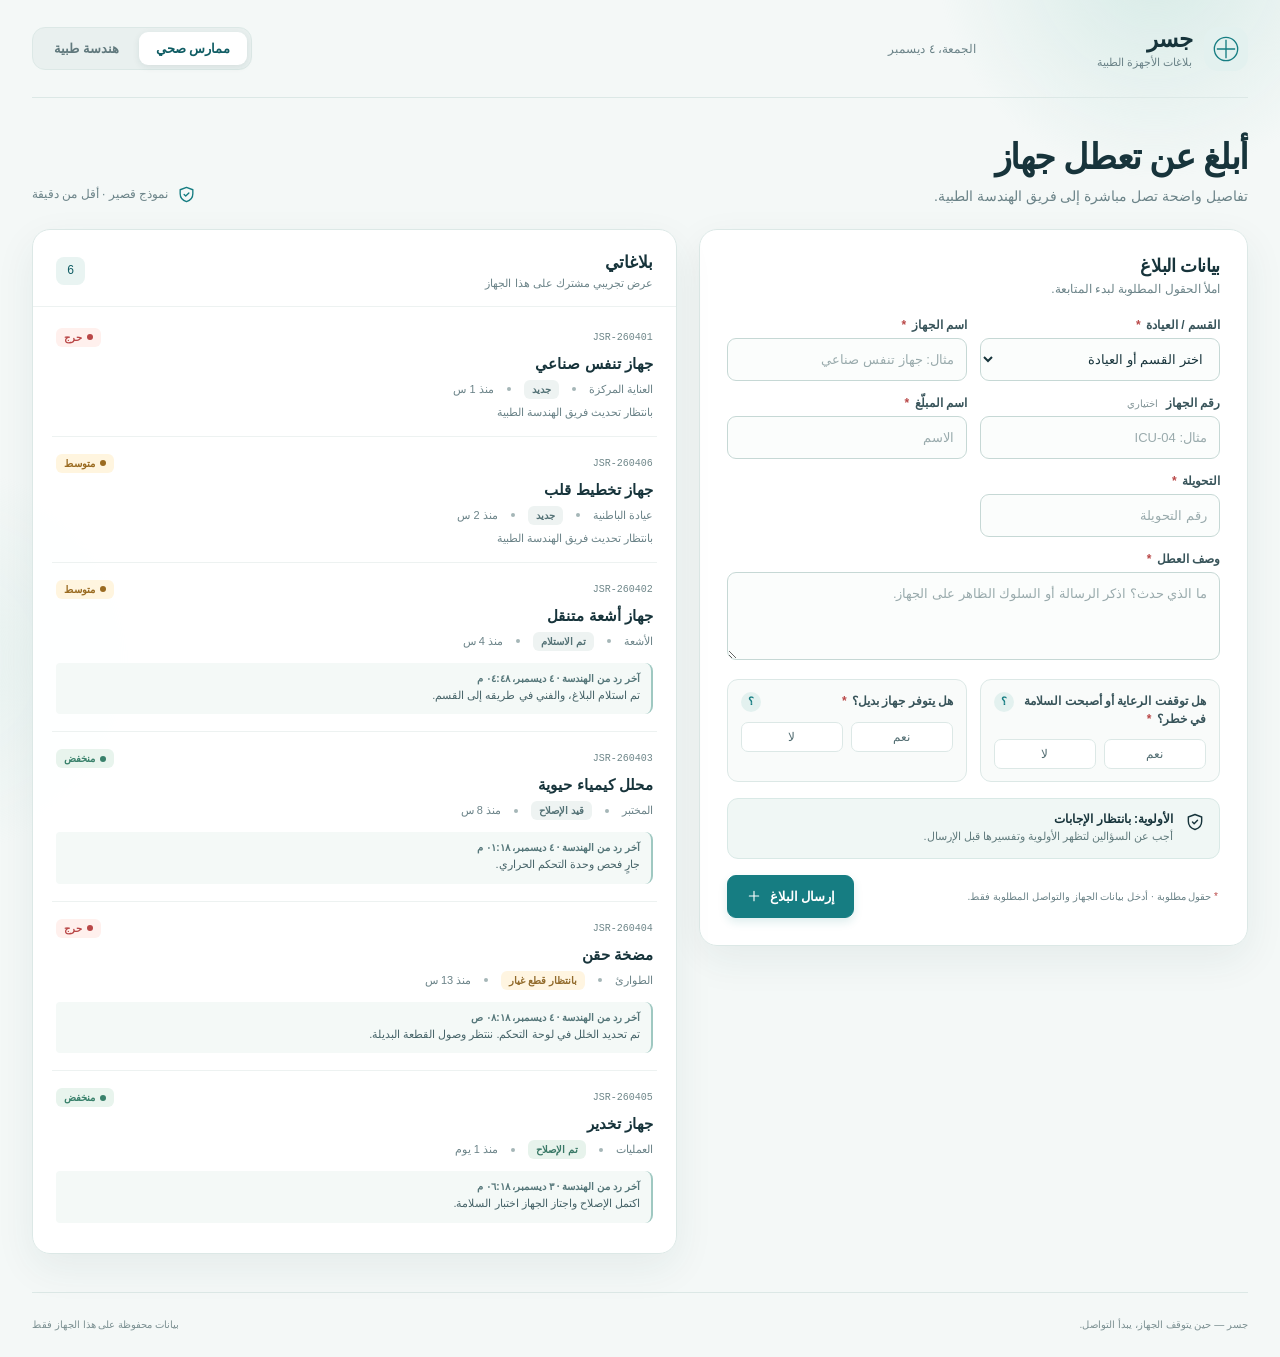
<file: index.html>
<!doctype html>
<html lang="ar" dir="rtl">
  <head>
    <meta charset="UTF-8" />
    <meta name="viewport" content="width=device-width, initial-scale=1.0" />
    <meta name="theme-color" content="#f4f8f7" />
    <meta name="description" content="جسر للتواصل السريع بين الممارسين الصحيين والهندسة الطبية عند تعطل الأجهزة." />
    <title>جسر | بلاغات الأجهزة الطبية</title>
    <link rel="icon" href="./favicon.svg" type="image/svg+xml" />
    <link rel="stylesheet" href="./css/styles.css" />
  </head>
  <body>
    <div class="ambient ambient-one" aria-hidden="true"></div>
    <div class="ambient ambient-two" aria-hidden="true"></div>
    <div class="app-shell">
      <header class="topbar">
        <a class="brand" href="#" aria-label="جسر، الصفحة الرئيسية">
          <span class="brand-mark" aria-hidden="true"><svg viewBox="0 0 36 36"><path d="M7 18h22M18 7v22"/><circle cx="18" cy="18" r="14"/></svg></span>
          <span><strong>جسر</strong><small>بلاغات الأجهزة الطبية</small></span>
        </a>
        <div class="topbar-meta"><span id="today-label"></span></div>
        <div class="role-switch" role="group" aria-label="اختيار نوع المستخدم">
          <button type="button" class="role-button is-active" data-role="clinician" aria-pressed="true">ممارس صحي</button>
          <button type="button" class="role-button" data-role="engineering" aria-pressed="false">هندسة طبية</button>
        </div>
      </header>
      <main id="app-main" tabindex="-1"></main>
      <footer class="site-footer"><span>جسر — حين يتوقف الجهاز، يبدأ التواصل.</span><span>بيانات محفوظة على هذا الجهاز فقط</span></footer>
    </div>
    <div class="toast-region" id="toast-region" aria-live="polite" aria-atomic="true"></div>
    <script src="./js/app.js"></script>
  </body>
</html>
</file>
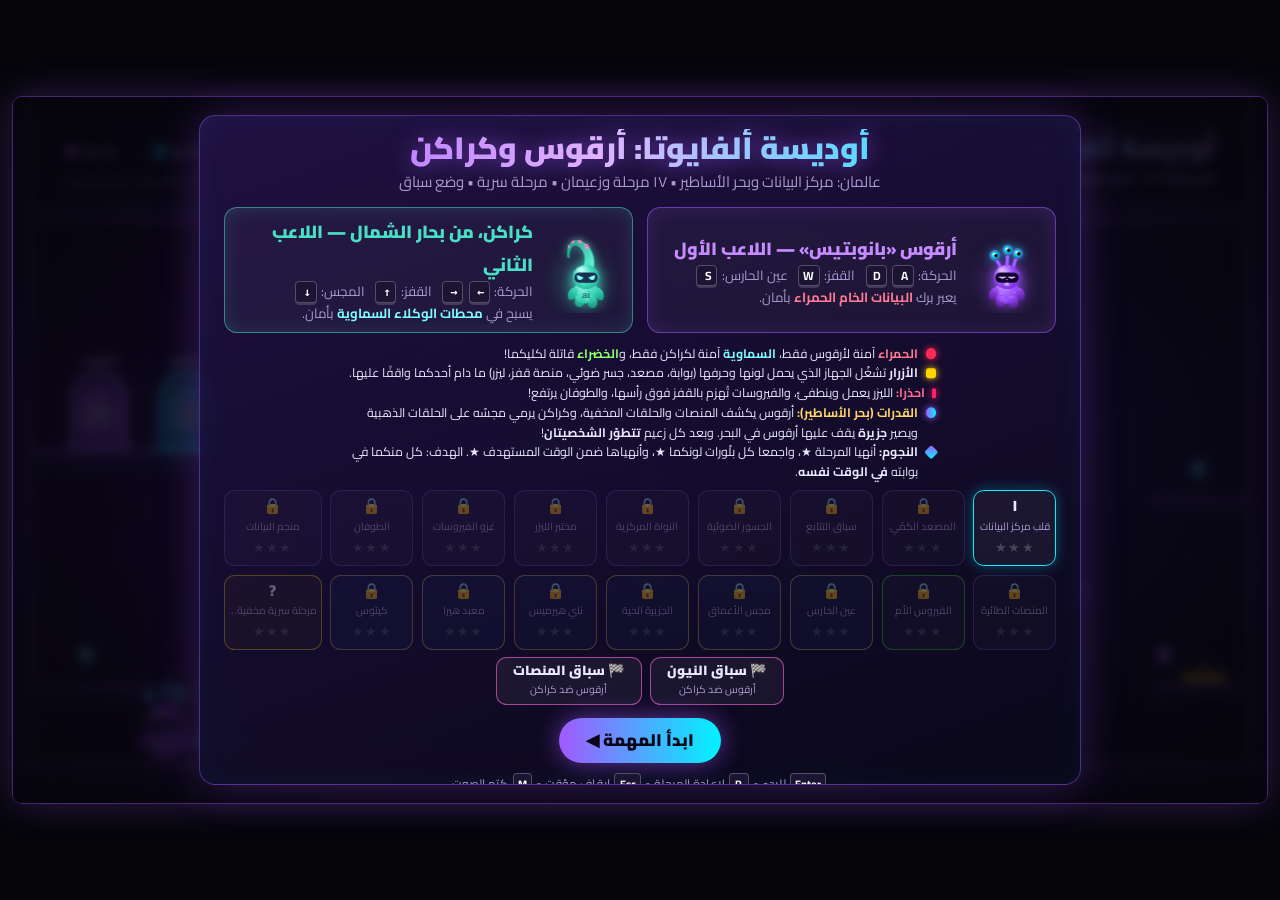
<file: games/alphaiota-odyssey/index.html>
<!DOCTYPE html>
<html lang="ar" dir="rtl">
<head>
<meta charset="UTF-8">
<meta name="viewport" content="width=device-width, initial-scale=1.0">
<title>أوديسة ألفايوتا: أرقوس وكراكن</title>
<link rel="preconnect" href="https://fonts.googleapis.com">
<link rel="preconnect" href="https://fonts.gstatic.com" crossorigin>
<link href="https://fonts.googleapis.com/css2?family=Cairo:wght@400;700;900&display=swap" rel="stylesheet">
<style>
  :root {
    --bg: #05050a;
    --purple: #a259ff;
    --purple-deep: #5a189a;
    --cyan: #00f3ff;
    --teal: #48dfc4;
    --red: #ff2a55;
    --green: #39ff14;
    --gold: #ffd400;
    --text: #ece8ff;
    --muted: #a99ccf;
  }
  * { box-sizing: border-box; margin: 0; padding: 0; }
  html, body {
    width: 100%; height: 100%;
    background: var(--bg);
    overflow: hidden;
    font-family: 'Cairo', Tahoma, 'Segoe UI', sans-serif;
    color: var(--text);
    user-select: none;
  }
  #wrap { position: fixed; inset: 0; display: flex; align-items: center; justify-content: center; }
  #stage { position: relative; font-size: 16px; }
  #game {
    display: block;
    border-radius: 0.6em;
    box-shadow: 0 0 2.5em rgba(162, 89, 255, 0.28), 0 0 0 1px rgba(162, 89, 255, 0.35);
  }
  .overlay {
    position: absolute; inset: 0;
    display: flex; align-items: center; justify-content: center;
    background: radial-gradient(ellipse at center, rgba(20, 8, 45, 0.78), rgba(5, 5, 10, 0.9));
    backdrop-filter: blur(5px);
    border-radius: 0.6em;
    opacity: 0; pointer-events: none;
    transition: opacity 0.35s ease;
  }
  .overlay.show { opacity: 1; pointer-events: auto; }
  .panel {
    width: min(94%, 60em);
    max-height: 95%;
    overflow: auto;
    padding: 0.9em 1.6em;
    border-radius: 1.1em;
    background: linear-gradient(160deg, rgba(34, 18, 70, 0.92), rgba(10, 8, 26, 0.95));
    border: 1px solid rgba(162, 89, 255, 0.45);
    box-shadow: 0 0 3em rgba(162, 89, 255, 0.25), inset 0 0 2em rgba(0, 243, 255, 0.05);
    text-align: center;
  }
  .panel.small { width: min(86%, 38em); }
  h1 {
    font-size: 2.1em; font-weight: 900; line-height: 1.25;
    background: linear-gradient(90deg, var(--purple), #e0b3ff 45%, var(--cyan));
    -webkit-background-clip: text; background-clip: text; color: transparent;
    filter: drop-shadow(0 0 0.35em rgba(162, 89, 255, 0.6));
  }
  h2 { font-size: 2.1em; font-weight: 900; margin-bottom: 0.2em; }
  .sub { color: var(--muted); font-size: 1.02em; margin-bottom: 0.7em; }
  .cards { display: flex; gap: 1em; justify-content: center; margin-bottom: 0.7em; }
  .card {
    flex: 1; display: flex; align-items: center; gap: 0.8em;
    padding: 0.5em 0.9em; border-radius: 0.9em;
    background: rgba(255, 255, 255, 0.04);
    text-align: right;
  }
  .card.argus { border: 1px solid rgba(162, 89, 255, 0.55); box-shadow: inset 0 0 1.4em rgba(162, 89, 255, 0.15); }
  .card.kraken { border: 1px solid rgba(72, 223, 196, 0.55); box-shadow: inset 0 0 1.4em rgba(72, 223, 196, 0.15); }
  .card canvas { width: 5em; height: 5.8em; flex: none; }
  .card h3 { font-size: 1.2em; font-weight: 900; }
  .card.argus h3 { color: #c58bff; }
  .card.kraken h3 { color: var(--teal); }
  .card p { font-size: 0.9em; color: var(--muted); line-height: 1.65; }
  kbd {
    display: inline-block; min-width: 1.8em; padding: 0 0.4em; margin: 0 0.1em;
    border-radius: 0.35em; font-family: 'Cairo', monospace; font-weight: 700; font-size: 0.9em;
    background: #1b1433; border: 1px solid rgba(255, 255, 255, 0.25);
    box-shadow: 0 2px 0 rgba(255, 255, 255, 0.15); color: #fff; direction: ltr;
  }
  .rules { list-style: none; text-align: right; font-size: 0.84em; line-height: 1.6; margin: 0 auto 0.7em; max-width: 48em; }
  .rules li { display: flex; align-items: baseline; gap: 0.6em; }
  .dot { width: 0.85em; height: 0.85em; border-radius: 50%; flex: none; transform: translateY(0.1em); }
  .dot.red { background: var(--red); box-shadow: 0 0 0.6em var(--red); }
  .dot.cyan { background: var(--cyan); box-shadow: 0 0 0.6em var(--cyan); }
  .dot.green { background: var(--green); box-shadow: 0 0 0.6em var(--green); }
  .dot.yellow { background: var(--gold); box-shadow: 0 0 0.6em var(--gold); border-radius: 0.2em; }
  .dot.gem { background: linear-gradient(135deg, var(--purple), var(--cyan)); transform: translateY(0.1em) rotate(45deg); border-radius: 0.15em; }
  .dot.laser { background: #ff2266; box-shadow: 0 0 0.6em #ff2266; border-radius: 0.15em; width: 0.35em; }
  .dot.portal { background: linear-gradient(90deg, var(--purple), var(--cyan)); box-shadow: 0 0 0.6em var(--purple); }
  .rules b.r { color: #ff7a93; } .rules b.c { color: #7ff8ff; } .rules b.g { color: #8dff6b; }
  .levels { display: grid; grid-template-columns: repeat(9, 1fr); gap: 0.6em; margin: 0.2em 0 0.8em; }
  .lvl {
    font-family: inherit; color: var(--text); cursor: pointer;
    padding: 0.45em 0.3em; border-radius: 0.8em;
    background: rgba(255, 255, 255, 0.05);
    border: 1px solid rgba(162, 89, 255, 0.45);
    transition: transform 0.15s, box-shadow 0.15s, background 0.15s;
  }
  .lvl:hover:not(:disabled) { transform: translateY(-2px); box-shadow: 0 0 1.2em rgba(0, 243, 255, 0.35); background: rgba(0, 243, 255, 0.08); }
  .lvl.current { border-color: var(--cyan); box-shadow: 0 0 1em rgba(0, 243, 255, 0.3); }
  .lvl:disabled { opacity: 0.38; cursor: not-allowed; }
  .lvl .n { display: block; font-size: 1.15em; font-weight: 900; line-height: 1.2; }
  .lvl .t { display: block; font-size: 0.78em; color: var(--muted); white-space: nowrap; overflow: hidden; text-overflow: ellipsis; }
  .lvl .s { display: block; font-size: 0.95em; letter-spacing: 0.1em; color: var(--gold); direction: ltr; }
  .lvl .s .off { color: rgba(255, 255, 255, 0.2); }
  .lvl.secret { border-color: rgba(255, 212, 0, 0.7); background: rgba(255, 212, 0, 0.07); }
  .lvl.boss { border-color: rgba(57, 255, 20, 0.6); }
  .lvl.w2 { border-color: rgba(255, 213, 107, 0.55); background: rgba(40, 90, 160, 0.14); }
  .races { display: flex; gap: 0.6em; justify-content: center; margin: -0.3em 0 0.6em; flex-wrap: wrap; }
  .lvl.race { padding: 0.35em 1.2em; border-color: rgba(255, 106, 213, 0.6); }
  .lvl.race .n { font-size: 1em; }
  #touch { position: absolute; inset: 0; pointer-events: none; display: none; direction: ltr; }
  body.touch #touch { display: block; }
  .tpad { position: absolute; bottom: 1.5%; display: flex; gap: 6px; pointer-events: auto; align-items: flex-end; opacity: 0.6; }
  .tpad.left { left: 1%; }
  .tpad.right { right: 1%; }
  .tpad button, #tPause {
    width: 44px; height: 44px; border-radius: 50%;
    font-size: 17px; font-weight: 900; color: #fff;
    border: 2px solid rgba(255, 255, 255, 0.35); background: rgba(20, 12, 45, 0.25);
    touch-action: none; user-select: none; -webkit-user-select: none; -webkit-tap-highlight-color: transparent;
  }
  .tpad.left button { border-color: rgba(162, 89, 255, 0.8); box-shadow: 0 0 0.8em rgba(162, 89, 255, 0.5); }
  .tpad.right button { border-color: rgba(0, 243, 255, 0.8); box-shadow: 0 0 0.8em rgba(0, 243, 255, 0.4); }
  .tpad button.jump { margin-bottom: 18px; }
  .tpad button.on { background: rgba(255, 255, 255, 0.3); }
  #tPause { position: absolute; top: 19%; left: 1%; pointer-events: auto; width: 34px; height: 34px; font-size: 13px; opacity: 0.6; }
  #rotate { display: none; position: fixed; inset: 0; z-index: 10; background: #05050a; color: #ece8ff;
    align-items: center; justify-content: center; flex-direction: column; gap: 12px; font-size: 20px; text-align: center; padding: 20px; }
  #rotate b { font-size: 54px; }
  @media (orientation: portrait) { body.touch #rotate { display: flex; } }
  .btn {
    font-family: inherit; font-size: 1.15em; font-weight: 900;
    padding: 0.4em 1.6em; margin: 0.25em; border-radius: 999px; cursor: pointer;
    color: #0a0618; border: none;
    background: linear-gradient(90deg, var(--purple), var(--cyan));
    box-shadow: 0 0 1.4em rgba(162, 89, 255, 0.55);
    transition: transform 0.15s, box-shadow 0.15s;
  }
  .btn:hover { transform: translateY(-2px) scale(1.03); box-shadow: 0 0 2em rgba(0, 243, 255, 0.6); }
  .btn.ghost { background: transparent; color: var(--text); border: 1px solid rgba(255, 255, 255, 0.3); box-shadow: none; }
  .btn[hidden] { display: none; }
  .hint { color: var(--muted); font-size: 0.82em; margin-top: 0.4em; }
  .stars { font-size: 2.6em; letter-spacing: 0.15em; direction: ltr; line-height: 1.2; }
  .stars .on { color: var(--gold); text-shadow: 0 0 0.4em rgba(255, 212, 0, 0.8); }
  .stars .off { color: rgba(255, 255, 255, 0.15); }
  .stats { display: flex; gap: 0.6em; justify-content: center; margin: 0.6em 0 0.9em; flex-wrap: wrap; }
  .stat { padding: 0.4em 0.9em; border-radius: 0.8em; background: rgba(255, 255, 255, 0.05); border: 1px solid rgba(255, 255, 255, 0.12); min-width: 6.5em; }
  .stat span { display: block; font-size: 0.8em; color: var(--muted); }
  .stat strong { font-size: 1.35em; direction: ltr; display: inline-block; }
  #done h2 { background: linear-gradient(90deg, var(--purple), var(--cyan)); -webkit-background-clip: text; background-clip: text; color: transparent; }
  #dead h2 { color: #ff4d6d; text-shadow: 0 0 0.6em rgba(255, 42, 85, 0.7); }
  #deadReason { font-size: 1.1em; margin-bottom: 1em; color: #ffd0d9; }
</style>
</head>
<body>
<div id="rotate"><b>📱↻</b>أدر جهازك أفقيًا للعب<br><small>كل لاعب يمسك جهة من الشاشة</small></div>
<div id="wrap">
  <div id="stage">
    <canvas id="game" dir="ltr"></canvas>

    <!-- TOUCH CONTROLS (phones / tablets) -->
    <div id="touch">
      <div class="tpad left">
        <button data-code="KeyA" aria-label="أرقوس يسار">◀</button>
        <button data-code="KeyD" aria-label="أرقوس يمين">▶</button>
        <button data-code="KeyW" class="jump" aria-label="أرقوس قفز">▲</button>
        <button data-code="KeyS" class="jump" aria-label="أرقوس عين الحارس">👁</button>
      </div>
      <div class="tpad right">
        <button data-code="ArrowDown" class="jump" aria-label="كراكن المجس">🦑</button>
        <button data-code="ArrowUp" class="jump" aria-label="كراكن قفز">▲</button>
        <button data-code="ArrowLeft" aria-label="كراكن يسار">◀</button>
        <button data-code="ArrowRight" aria-label="كراكن يمين">▶</button>
      </div>
      <button id="tPause" aria-label="إيقاف مؤقت">⏸</button>
    </div>

    <!-- START SCREEN -->
    <div class="overlay show" id="start">
      <div class="panel">
        <h1>أوديسة ألفايوتا: أرقوس وكراكن</h1>
        <p class="sub">عالمان: مركز البيانات وبحر الأساطير • ١٧ مرحلة وزعيمان • مرحلة سرية • وضع سباق</p>
        <div class="cards">
          <div class="card argus">
            <canvas id="pvArgus" dir="ltr"></canvas>
            <div>
              <h3>أرقوس «بانوبتيس» — اللاعب الأول</h3>
              <p>الحركة: <kbd>A</kbd> <kbd>D</kbd> &nbsp; القفز: <kbd>W</kbd> &nbsp; عين الحارس: <kbd>S</kbd></p>
              <p>يعبر برك <b style="color:#ff7a93">البيانات الخام الحمراء</b> بأمان.</p>
            </div>
          </div>
          <div class="card kraken">
            <canvas id="pvKraken" dir="ltr"></canvas>
            <div>
              <h3>كراكن، من بحار الشمال — اللاعب الثاني</h3>
              <p>الحركة: <kbd>←</kbd> <kbd>→</kbd> &nbsp; القفز: <kbd>↑</kbd> &nbsp; المجس: <kbd>↓</kbd></p>
              <p>يسبح في <b style="color:#7ff8ff">محطات الوكلاء السماوية</b> بأمان.</p>
            </div>
          </div>
        </div>
        <ul class="rules">
          <li><span class="dot red"></span><span><b class="r">الحمراء</b> آمنة لأرقوس فقط، <b class="c">السماوية</b> آمنة لكراكن فقط، و<b class="g">الخضراء</b> قاتلة لكليكما!</span></li>
          <li><span class="dot yellow"></span><span><b>الأزرار</b> تشغّل الجهاز الذي يحمل لونها وحرفها (بوابة، مصعد، جسر ضوئي، منصة قفز، ليزر) ما دام أحدكما واقفًا عليها.</span></li>
          <li><span class="dot laser"></span><span><b style="color:#ff6b93">احذرا:</b> الليزر يعمل وينطفئ، والفيروسات تُهزم بالقفز فوق رأسها، والطوفان يرتفع!</span></li>
          <li><span class="dot portal"></span><span><b style="color:#ffd56b">القدرات (بحر الأساطير):</b> أرقوس يكشف المنصات والحلقات المخفية، وكراكن يرمي مجسّه على الحلقات الذهبية ويصير <b>جزيرة</b> يقف عليها أرقوس في البحر. وبعد كل زعيم <b>تتطوّر الشخصيتان</b>!</span></li>
          <li><span class="dot gem"></span><span><b>النجوم:</b> أنهيا المرحلة ★، واجمعا كل بلّورات لونكما ★، وأنهياها ضمن الوقت المستهدف ★. الهدف: كل منكما في بوابته <b>في الوقت نفسه</b>.</span></li>
        </ul>
        <div class="levels" id="levelList"></div>
        <div class="races" id="raceList"></div>
        <button class="btn" id="btnStart">ابدأ المهمة ◀</button>
        <p class="hint"><kbd>Enter</kbd> للبدء • <kbd>R</kbd> لإعادة المرحلة • <kbd>Esc</kbd> إيقاف مؤقت • <kbd>M</kbd> كتم الصوت</p>
      </div>
    </div>

    <!-- LEVEL COMPLETE -->
    <div class="overlay" id="done">
      <div class="panel small">
        <h2 id="doneTitle">اكتملت المرحلة!</h2>
        <div class="stars" id="doneStars"></div>
        <p class="sub" id="doneSub">تمت مزامنة أرقوس وكراكن مع الشبكة بنجاح.</p>
        <div class="stats">
          <div class="stat"><span>زمن المهمة</span><strong id="doneTime">00:00.0</strong></div>
          <div class="stat"><span>الوقت المستهدف</span><strong id="donePar">00:00</strong></div>
          <div class="stat"><span>البلّورات</span><strong id="doneGems">0/0</strong></div>
          <div class="stat"><span>محاولات فاشلة</span><strong id="doneDeaths">0</strong></div>
        </div>
        <button class="btn" id="btnNext">المرحلة التالية ◀</button>
        <button class="btn ghost" id="btnAgain">إعادة المرحلة</button>
        <button class="btn ghost" id="btnMenu">القائمة الرئيسية</button>
      </div>
    </div>

    <!-- DEATH -->
    <div class="overlay" id="dead">
      <div class="panel small">
        <h2>انقطع الاتصال!</h2>
        <p id="deadReason"></p>
        <button class="btn" id="btnRetry">إعادة المحاولة (R)</button>
        <button class="btn ghost" id="btnDeadMenu">القائمة الرئيسية</button>
      </div>
    </div>

    <!-- PAUSE -->
    <div class="overlay" id="pause">
      <div class="panel small">
        <h2>إيقاف مؤقت</h2>
        <p class="sub">اضغط <kbd>Esc</kbd> للمتابعة أو <kbd>R</kbd> لإعادة المرحلة.</p>
        <button class="btn" id="btnResume">متابعة</button>
        <button class="btn ghost" id="btnPauseRestart">إعادة المرحلة</button>
        <button class="btn ghost" id="btnPauseMenu">القائمة الرئيسية</button>
      </div>
    </div>
  </div>
</div>

<script>
(() => {
  'use strict';

  /* =========================================================
     CONSTANTS & SETUP
     ========================================================= */
  const W = 1280, H = 720;
  const STEP = 1 / 60;
  const canvas = document.getElementById('game');
  const ctx = canvas.getContext('2d');
  const stage = document.getElementById('stage');

  // roundRect polyfill for older browsers
  if (!CanvasRenderingContext2D.prototype.roundRect) {
    CanvasRenderingContext2D.prototype.roundRect = function (x, y, w, h, r) {
      let rad = Array.isArray(r) ? r[0] : (r || 0);
      rad = Math.min(rad, Math.abs(w) / 2, Math.abs(h) / 2);
      this.moveTo(x + rad, y);
      this.arcTo(x + w, y, x + w, y + h, rad);
      this.arcTo(x + w, y + h, x, y + h, rad);
      this.arcTo(x, y + h, x, y, rad);
      this.arcTo(x, y, x + w, y, rad);
      this.closePath();
      return this;
    };
  }

  const PHYS = {
    GRAV: 0.55,
    MAX_FALL: 13,
    ACC_GROUND: 0.9,
    ACC_AIR: 0.6,
    MAX_VX: 4.2,
    JUMP: -12.5,
    FRICTION_GROUND: 0.62,
    FRICTION_AIR: 0.88,
    JUMP_CUT: -4,
    COYOTE: 6,
    BUFFER: 7,
    STEP_UP: 17,   // auto-climb small ledges (lift at rest, light bridges)
  };

  const POOL_COLORS = {
    red:   { main: '#ff2a55', light: '#ff9fb2', dark: '#5c0016', label: 'بيانات خام' },
    cyan:  { main: '#00f3ff', light: '#c4fdff', dark: '#004a57', label: 'محطة وكلاء' },
    green: { main: '#39ff14', light: '#c8ffb0', dark: '#0b3d00', label: 'برمجية خبيثة' },
  };
  const C = { yellow: '#ffd400', magenta: '#ff3df2', orange: '#ff8a00', blue: '#4d7cff', ice: '#7fd4ff', laser: '#ff2266', pad: '#39d5ff' };

  const NAMES = { argus: 'أرقوس', kraken: 'كراكن' };
  const THEMES = {
    1: { bg: '#05050a', glowA: 'rgba(90, 24, 154, 0.38)', glowB: 'rgba(0, 90, 200, 0.24)', grid: '120, 80, 255',
         plat: ['#2a1a52', '#0d0a20'], edge: '#c27bff', edgeGlow: '#b45cff', under: 'rgba(0, 243, 255, 0.45)' },
    2: { bg: '#030b1a', glowA: 'rgba(0, 110, 200, 0.4)', glowB: 'rgba(210, 235, 255, 0.16)', grid: '120, 190, 255',
         plat: ['#25497c', '#0a1a33'], edge: '#ffd56b', edgeGlow: '#ffb72e', under: 'rgba(150, 225, 255, 0.5)' },
  };

  const clamp = (v, a, b) => (v < a ? a : v > b ? b : v);
  const lerp = (a, b, t) => a + (b - a) * t;
  const hash = (n) => { const x = Math.sin(n * 12.9898 + 78.233) * 43758.5453; return x - Math.floor(x); };
  const overlap = (a, b) => a.x < b.x + b.w && a.x + a.w > b.x && a.y < b.y + b.h && a.y + a.h > b.y;
  const toAr = (n) => String(n).replace(/\d/g, (d) => '٠١٢٣٤٥٦٧٨٩'[d]);

  /* =========================================================
     LEVELS
     Play field: walls x 0-20 / 1260-1280, floor top y=680, roof bottom y=126.
     Jump: max height ~142px, comfortable step = rise <=100 with gap <=60.
     Pools are hazards lying on a platform top (y = that top).
     ========================================================= */
  const BASE_SOLIDS = [
    { x: 0, y: 0, w: 20, h: 720, k: 'wallL' },
    { x: 1260, y: 0, w: 20, h: 720, k: 'wallR' },
    { x: 0, y: 680, w: 1280, h: 40, k: 'floor' },
    { x: 20, y: 110, w: 1240, h: 16, k: 'roof' },
  ];

  const LEVELS = [
    // ---------------------------------------------------------------- 1
    {
      name: 'قلب مركز البيانات',
      tip: 'الأساسيات: كل زر يفتح بوابة بنفس لونه. افتحا الطريق لبعضكما!',
      par: 35,
      spawns: { argus: { x: 140, y: 630 }, kraken: { x: 200, y: 630 } },
      solids: [
        { x: 20, y: 360, w: 1020, h: 20 },   // upper deck (portals)
        { x: 200, y: 500, w: 900, h: 20 },   // middle deck
        { x: 20, y: 600, w: 120, h: 16 },    // start step
        { x: 1160, y: 600, w: 100, h: 16 },  // button A ledge
        { x: 1160, y: 410, w: 100, h: 16 },  // climb ledge
      ],
      pools: [
        { x: 260, y: 680, w: 300, type: 'red' },
        { x: 790, y: 680, w: 70, type: 'green' },
        { x: 700, y: 500, w: 200, type: 'cyan' },
        { x: 520, y: 360, w: 50, type: 'green' },
      ],
      doors: [
        { id: 'A', x: 640, y: 380, w: 20, h: 120, color: C.yellow },
        { id: 'B', x: 940, y: 126, w: 20, h: 234, color: C.magenta },
      ],
      lifts: [],
      buttons: [
        { x: 1190, y: 600, w: 50, link: 'A' },
        { x: 975, y: 500, w: 50, link: 'B' },
        { x: 830, y: 360, w: 50, link: 'B' },
      ],
      gems: [
        { x: 410, y: 652, who: 'argus' }, { x: 1175, y: 572, who: 'argus' }, { x: 700, y: 332, who: 'argus' },
        { x: 75, y: 572, who: 'kraken' }, { x: 800, y: 472, who: 'kraken' }, { x: 1210, y: 382, who: 'kraken' },
      ],
      portals: [
        { who: 'argus', x: 60, y: 280, w: 56, h: 80 },
        { who: 'kraken', x: 150, y: 280, w: 56, h: 80 },
      ],
    },
    // ---------------------------------------------------------------- 2
    {
      name: 'المصعد الكمّي',
      tip: 'جديد: المصعد! قف على الزر الأصفر ليرتفع المصعد ويحمل شريكك للأعلى.',
      par: 40,
      spawns: { argus: { x: 60, y: 630 }, kraken: { x: 120, y: 630 } },
      solids: [
        { x: 300, y: 400, w: 700, h: 16 },   // upper deck
        { x: 1170, y: 590, w: 90, h: 16 },   // right step 1
        { x: 1030, y: 490, w: 80, h: 16 },   // right step 2
      ],
      pools: [
        { x: 330, y: 680, w: 270, type: 'red' },
        { x: 820, y: 680, w: 70, type: 'green' },
        { x: 520, y: 400, w: 200, type: 'cyan' },
      ],
      doors: [
        { id: 'D', x: 980, y: 416, w: 20, h: 264, color: C.magenta },
      ],
      lifts: [
        { id: 'L', from: [190, 664], to: [190, 400], w: 100, speed: 2.2, color: C.yellow },
      ],
      buttons: [
        { x: 700, y: 680, w: 50, link: 'L' },
        { x: 760, y: 400, w: 50, link: 'D' },
      ],
      gems: [
        { x: 465, y: 652, who: 'argus' }, { x: 855, y: 565, who: 'argus' }, { x: 1215, y: 565, who: 'argus' },
        { x: 240, y: 375, who: 'kraken' }, { x: 620, y: 375, who: 'kraken' }, { x: 735, y: 375, who: 'kraken' },
      ],
      portals: [
        { who: 'argus', x: 850, y: 320, w: 56, h: 80 },
        { who: 'kraken', x: 920, y: 320, w: 56, h: 80 },
      ],
    },
    // ---------------------------------------------------------------- 3
    {
      name: 'سباق التتابع',
      tip: 'جديد: ممرّان منفصلان وأربع بوابات! كل زر في ممرك يفتح بوابة في ممر شريكك.',
      par: 45,
      spawns: { argus: { x: 40, y: 630 }, kraken: { x: 90, y: 630 } },
      solids: [
        { x: 130, y: 590, w: 70, h: 16 },    // start step 1
        { x: 20, y: 500, w: 70, h: 16 },     // start step 2
        { x: 200, y: 440, w: 1060, h: 16 },  // divider: top lane / bottom lane
      ],
      pools: [
        { x: 220, y: 680, w: 190, type: 'cyan' },
        { x: 250, y: 440, w: 200, type: 'red' },
        { x: 990, y: 440, w: 60, type: 'green' },
        { x: 970, y: 680, w: 60, type: 'green' },
      ],
      doors: [
        { id: '1', x: 460, y: 456, w: 20, h: 224, color: C.yellow },
        { id: '2', x: 620, y: 126, w: 20, h: 314, color: C.magenta },
        { id: '3', x: 760, y: 456, w: 20, h: 224, color: C.orange },
        { id: '4', x: 880, y: 126, w: 20, h: 314, color: C.blue },
      ],
      lifts: [],
      buttons: [
        { x: 490, y: 440, w: 50, link: '1' },
        { x: 540, y: 680, w: 50, link: '2' },
        { x: 700, y: 440, w: 50, link: '3' },
        { x: 840, y: 680, w: 50, link: '4' },
      ],
      gems: [
        { x: 350, y: 415, who: 'argus' }, { x: 790, y: 335, who: 'argus' }, { x: 1110, y: 415, who: 'argus' },
        { x: 315, y: 655, who: 'kraken' }, { x: 660, y: 655, who: 'kraken' }, { x: 1110, y: 655, who: 'kraken' },
      ],
      portals: [
        { who: 'argus', x: 1150, y: 360, w: 56, h: 80 },
        { who: 'kraken', x: 1150, y: 600, w: 56, h: 80 },
      ],
    },
    // ---------------------------------------------------------------- 4
    {
      name: 'الجسور الضوئية',
      tip: 'جديد: منصات متحركة فوق البرمجيات الخبيثة، وجسور ضوئية تظهر عند الضغط على الزر!',
      par: 50,
      spawns: { argus: { x: 60, y: 630 }, kraken: { x: 130, y: 630 } },
      solids: [
        { x: 20, y: 410, w: 970, h: 16 },    // upper deck
        { x: 1170, y: 590, w: 90, h: 16 },   // right step 1
        { x: 1040, y: 500, w: 70, h: 16 },   // right step 2
      ],
      pools: [
        { x: 260, y: 680, w: 740, type: 'green' },
        { x: 640, y: 410, w: 220, type: 'red' },
        { x: 260, y: 410, w: 200, type: 'cyan' },
      ],
      doors: [
        { id: 'R', kind: 'bridge', x: 640, y: 400, w: 220, h: 10, color: C.yellow },
        { id: 'C', kind: 'bridge', x: 260, y: 400, w: 200, h: 10, color: C.magenta },
      ],
      lifts: [
        { id: 'm1', auto: true, from: [270, 600], to: [520, 600], w: 100, speed: 1.5, color: C.ice },
        { id: 'm2', auto: true, from: [900, 600], to: [650, 600], w: 100, speed: 1.5, color: C.ice },
      ],
      buttons: [
        { x: 500, y: 410, w: 50, link: 'R' },
        { x: 170, y: 410, w: 50, link: 'C' },
      ],
      gems: [
        { x: 628, y: 565, who: 'argus' }, { x: 750, y: 385, who: 'argus' }, { x: 1215, y: 565, who: 'argus' },
        { x: 642, y: 565, who: 'kraken' }, { x: 360, y: 385, who: 'kraken' }, { x: 1080, y: 475, who: 'kraken' },
      ],
      portals: [
        { who: 'argus', x: 40, y: 330, w: 56, h: 80 },
        { who: 'kraken', x: 105, y: 330, w: 56, h: 80 },
      ],
    },
    // ---------------------------------------------------------------- 5
    {
      name: 'النواة المركزية',
      tip: 'المرحلة الأخيرة: منصة متحركة، مصعد، بوابة وجسر ضوئي في مهمة واحدة. بالتوفيق!',
      par: 60,
      spawns: { argus: { x: 50, y: 630 }, kraken: { x: 110, y: 630 } },
      solids: [
        { x: 200, y: 300, w: 410, h: 16 },   // top deck (portals)
        { x: 670, y: 400, w: 370, h: 16 },   // middle deck
        { x: 1060, y: 590, w: 60, h: 16 },   // climb 1
        { x: 1180, y: 500, w: 80, h: 16 },   // climb 2
        { x: 1060, y: 410, w: 60, h: 16 },   // climb 3
      ],
      pools: [
        { x: 220, y: 680, w: 340, type: 'green' },
        { x: 660, y: 680, w: 200, type: 'red' },
        { x: 760, y: 400, w: 200, type: 'cyan' },
        { x: 420, y: 300, w: 50, type: 'green' },
      ],
      doors: [
        { id: 'G', x: 1020, y: 416, w: 20, h: 264, color: C.magenta },
        { id: 'H', kind: 'bridge', x: 760, y: 390, w: 200, h: 10, color: C.orange },
      ],
      lifts: [
        { id: 'm', auto: true, from: [230, 600], to: [450, 600], w: 100, speed: 1.4, color: C.ice },
        { id: 'E', from: [560, 664], to: [560, 400], w: 100, speed: 2.2, color: C.yellow },
      ],
      buttons: [
        { x: 930, y: 680, w: 50, link: 'E' },
        { x: 965, y: 400, w: 30, link: 'G' },
        { x: 1005, y: 400, w: 30, link: 'H' },
      ],
      gems: [
        { x: 340, y: 575, who: 'argus' }, { x: 760, y: 652, who: 'argus' }, { x: 1220, y: 475, who: 'argus' }, { x: 530, y: 275, who: 'argus' },
        { x: 400, y: 575, who: 'kraken' }, { x: 610, y: 375, who: 'kraken' }, { x: 860, y: 375, who: 'kraken' }, { x: 640, y: 275, who: 'kraken' },
      ],
      portals: [
        { who: 'argus', x: 220, y: 220, w: 56, h: 80 },
        { who: 'kraken', x: 300, y: 220, w: 56, h: 80 },
      ],
    },
    // ---------------------------------------------------------------- 6
    {
      name: 'مختبر الليزر',
      tip: 'جديد: أشعة ليزر تعمل وتنطفئ بالتناوب، ومنصات قفز تطلقكما عاليًا!',
      par: 45,
      spawns: { argus: { x: 40, y: 630 }, kraken: { x: 100, y: 630 } },
      solids: [
        { x: 20, y: 440, w: 980, h: 16 },    // middle deck
        { x: 300, y: 270, w: 180, h: 16 },   // high ledge
        { x: 100, y: 270, w: 140, h: 16 },   // portal ledge
      ],
      pools: [
        { x: 680, y: 680, w: 220, type: 'red' },
        { x: 200, y: 440, w: 220, type: 'cyan' },
      ],
      doors: [
        { id: 'R', kind: 'bridge', x: 680, y: 670, w: 220, h: 10, color: C.yellow },
      ],
      lifts: [],
      pads: [
        { x: 1050, y: 680, w: 40, power: -17.5 },
        { x: 540, y: 440, w: 40, power: -16 },
        { x: 30, y: 440, w: 40, power: -16 },
      ],
      lasers: [
        { x: 260, y: 456, w: 8, h: 224, period: 140, on: 70, offset: 0 },
        { x: 420, y: 456, w: 8, h: 224, period: 140, on: 70, offset: 47 },
        { x: 580, y: 456, w: 8, h: 224, period: 140, on: 70, offset: 94 },
        { x: 700, y: 126, w: 8, h: 314, period: 120, on: 60, offset: 0 },
        { x: 850, y: 126, w: 8, h: 314, period: 120, on: 60, offset: 60 },
        { id: 'X', x: 266, y: 126, w: 8, h: 144, link: 'X', color: C.magenta },
      ],
      buttons: [
        { x: 880, y: 440, w: 50, link: 'R' },
        { x: 120, y: 440, w: 50, link: 'X' },
      ],
      gems: [
        { x: 340, y: 652, who: 'argus' }, { x: 730, y: 655, who: 'argus' }, { x: 560, y: 330, who: 'argus' },
        { x: 500, y: 652, who: 'kraken' }, { x: 840, y: 645, who: 'kraken' }, { x: 310, y: 415, who: 'kraken' }, { x: 50, y: 330, who: 'kraken' },
      ],
      portals: [
        { who: 'argus', x: 110, y: 190, w: 56, h: 80 },
        { who: 'kraken', x: 178, y: 190, w: 56, h: 80 },
      ],
    },
    // ---------------------------------------------------------------- 7
    {
      name: 'غزو الفيروسات',
      tip: 'جديد: فيروسات متجولة! اقفز فوق رأس الفيروس لتدميره — ولا تلمسه من الجانب.',
      par: 55,
      spawns: { argus: { x: 30, y: 630 }, kraken: { x: 70, y: 630 } },
      solids: [
        { x: 200, y: 450, w: 860, h: 16 },   // middle deck
        { x: 300, y: 300, w: 790, h: 16 },   // top deck
      ],
      pools: [
        { x: 880, y: 680, w: 200, type: 'red' },
        { x: 620, y: 450, w: 200, type: 'cyan' },
      ],
      doors: [],
      lifts: [
        { id: 'E', from: [110, 664], to: [110, 450], w: 90, speed: 2.2, color: C.yellow },
        { id: 'F', from: [1100, 664], to: [1100, 300], w: 100, speed: 2.2, color: C.magenta },
      ],
      pads: [
        { id: 'G', x: 210, y: 450, w: 40, power: -16, link: 'G', color: C.orange },
      ],
      viruses: [
        { y: 680, minX: 290, maxX: 520, speed: 1.4 },
        { y: 680, minX: 600, maxX: 840, speed: 1.7 },
        { y: 450, minX: 330, maxX: 580, speed: 1.3 },
        { y: 300, minX: 600, maxX: 1000, speed: 1.6 },
      ],
      buttons: [
        { x: 1210, y: 680, w: 40, link: 'E' },
        { x: 960, y: 450, w: 50, link: 'F' },
        { x: 480, y: 300, w: 50, link: 'G' },
      ],
      gems: [
        { x: 420, y: 652, who: 'argus' }, { x: 980, y: 652, who: 'argus' }, { x: 800, y: 272, who: 'argus' },
        { x: 270, y: 425, who: 'kraken' }, { x: 720, y: 425, who: 'kraken' }, { x: 230, y: 380, who: 'kraken' },
      ],
      portals: [
        { who: 'argus', x: 320, y: 220, w: 56, h: 80 },
        { who: 'kraken', x: 390, y: 220, w: 56, h: 80 },
      ],
    },
    // ---------------------------------------------------------------- 8
    {
      name: 'الطوفان',
      tip: 'المرحلة الأخيرة: طوفان البرمجيات الخبيثة يرتفع! تسلّقا بسرعة وتعاونا بلا تردد!',
      par: 40,
      music: 142,
      spawns: { argus: { x: 40, y: 630 }, kraken: { x: 100, y: 630 } },
      solids: [
        { x: 300, y: 560, w: 960, h: 16 },   // tier A
        { x: 20, y: 420, w: 940, h: 16 },    // tier B
        { x: 300, y: 280, w: 960, h: 16 },   // tier C (portals)
      ],
      pools: [
        { x: 500, y: 560, w: 200, type: 'red' },
        { x: 500, y: 420, w: 200, type: 'cyan' },
        { x: 900, y: 280, w: 60, type: 'green' },
      ],
      doors: [
        { id: 'R', kind: 'bridge', x: 500, y: 550, w: 200, h: 10, color: C.yellow },
        { id: 'C', kind: 'bridge', x: 500, y: 410, w: 200, h: 10, color: C.magenta },
      ],
      lifts: [],
      pads: [
        { x: 200, y: 680, w: 40, power: -13.5 },
        { x: 1000, y: 560, w: 40, power: -15 },
        { x: 150, y: 420, w: 40, power: -15 },
      ],
      lasers: [
        { x: 1040, y: 126, w: 8, h: 154, period: 110, on: 50, offset: 0 },
      ],
      viruses: [
        { y: 280, minX: 520, maxX: 820, speed: 1.8 },
      ],
      buttons: [
        { x: 760, y: 560, w: 50, link: 'R' },
        { x: 380, y: 420, w: 50, link: 'C' },
      ],
      flood: { delay: 240, speed: 0.27, minY: 300 },
      gems: [
        { x: 600, y: 535, who: 'argus' }, { x: 220, y: 560, who: 'argus' }, { x: 650, y: 252, who: 'argus' },
        { x: 600, y: 395, who: 'kraken' }, { x: 1020, y: 480, who: 'kraken' }, { x: 170, y: 330, who: 'kraken' },
      ],
      portals: [
        { who: 'argus', x: 1110, y: 200, w: 56, h: 80 },
        { who: 'kraken', x: 1180, y: 200, w: 56, h: 80 },
      ],
    },
    // ---------------------------------------------------------------- 9
    {
      name: 'منجم البيانات',
      tip: 'ثلاثة طوابق متعرجة: جسور، فيروسات، ليزر، وبوابة يحرسها زرّان. تعاونا في كل طابق!',
      par: 75,
      spawns: { argus: { x: 40, y: 630 }, kraken: { x: 100, y: 630 } },
      solids: [
        { x: 20, y: 520, w: 1080, h: 16 },   // deck 1
        { x: 160, y: 360, w: 1100, h: 16 },  // deck 2
        { x: 20, y: 240, w: 1080, h: 16 },   // deck 3 (portals)
      ],
      pools: [
        { x: 640, y: 680, w: 220, type: 'red' },
        { x: 400, y: 520, w: 200, type: 'cyan' },
        { x: 750, y: 240, w: 40, type: 'green' },
      ],
      doors: [
        { id: 'R', kind: 'bridge', x: 640, y: 670, w: 220, h: 10, color: C.yellow },
        { id: 'C', kind: 'bridge', x: 400, y: 510, w: 200, h: 10, color: C.magenta },
        { id: 'D', x: 1060, y: 256, w: 20, h: 104, color: C.orange },
      ],
      lifts: [],
      pads: [
        { x: 1170, y: 680, w: 40, power: -15 },
        { x: 50, y: 520, w: 40, power: -15 },
        { x: 1185, y: 360, w: 40, power: -14 },
      ],
      lasers: [
        { x: 500, y: 256, w: 8, h: 104, period: 130, on: 60, offset: 0 },
        { x: 700, y: 256, w: 8, h: 104, period: 130, on: 60, offset: 65 },
      ],
      viruses: [
        { y: 680, minX: 300, maxX: 520, speed: 1.5 },
        { y: 520, minX: 650, maxX: 900, speed: 1.5 },
        { y: 240, minX: 300, maxX: 520, speed: 1.1 },
      ],
      buttons: [
        { x: 1000, y: 520, w: 50, link: 'R' },
        { x: 250, y: 520, w: 50, link: 'C' },
        { x: 200, y: 360, w: 50, link: 'D' },
        { x: 1092, y: 360, w: 30, link: 'D' },
      ],
      gems: [
        { x: 750, y: 655, who: 'argus' }, { x: 1190, y: 440, who: 'argus' }, { x: 600, y: 335, who: 'argus' }, { x: 900, y: 215, who: 'argus' },
        { x: 500, y: 495, who: 'kraken' }, { x: 70, y: 420, who: 'kraken' }, { x: 1205, y: 280, who: 'kraken' }, { x: 450, y: 215, who: 'kraken' },
      ],
      portals: [
        { who: 'argus', x: 60, y: 160, w: 56, h: 80 },
        { who: 'kraken', x: 130, y: 160, w: 56, h: 80 },
      ],
    },
    // ---------------------------------------------------------------- 10
    {
      name: 'المنصات الطائرة',
      tip: 'لا أرض هنا! منصات تصعد وتنزل وتتحرك فوق البرمجيات الخبيثة. التوقيت هو كل شيء!',
      par: 75,
      spawns: { argus: { x: 40, y: 630 }, kraken: { x: 100, y: 630 } },
      solids: [
        { x: 360, y: 440, w: 800, h: 16 },   // deck 1
        { x: 920, y: 300, w: 240, h: 16 },   // deck 2
        { x: 20, y: 300, w: 680, h: 16 },    // deck 3 (portals)
      ],
      pools: [
        { x: 200, y: 680, w: 1060, type: 'green' },
        { x: 460, y: 440, w: 200, type: 'red' },
        { x: 300, y: 300, w: 200, type: 'cyan' },
      ],
      doors: [
        { id: 'R', kind: 'bridge', x: 460, y: 430, w: 200, h: 10, color: C.yellow },
        { id: 'C', kind: 'bridge', x: 300, y: 290, w: 200, h: 10, color: C.magenta },
      ],
      lifts: [
        { id: 'v1', auto: true, from: [230, 640], to: [230, 440], w: 100, speed: 1.3, pause: 50, color: C.ice },
        { id: 'v2', auto: true, from: [1160, 440], to: [1160, 300], w: 100, speed: 1.2, pause: 50, color: C.ice },
        { id: 'h', auto: true, from: [700, 300], to: [820, 300], w: 100, speed: 1.2, pause: 50, color: C.ice },
      ],
      lasers: [
        { x: 690, y: 316, w: 8, h: 124, period: 120, on: 55, offset: 30 },
        { x: 600, y: 126, w: 8, h: 174, period: 130, on: 60, offset: 0 },
      ],
      viruses: [
        { y: 440, minX: 730, maxX: 1000, speed: 1.5 },
      ],
      buttons: [
        { x: 1000, y: 300, w: 50, link: 'R' },
        { x: 200, y: 300, w: 50, link: 'C' },
      ],
      gems: [
        { x: 560, y: 415, who: 'argus' }, { x: 280, y: 500, who: 'argus' }, { x: 1100, y: 275, who: 'argus' },
        { x: 400, y: 275, who: 'kraken' }, { x: 1210, y: 370, who: 'kraken' }, { x: 760, y: 275, who: 'kraken' },
      ],
      portals: [
        { who: 'argus', x: 40, y: 220, w: 56, h: 80 },
        { who: 'kraken', x: 110, y: 220, w: 56, h: 80 },
      ],
    },
    // ---------------------------------------------------------------- 11 (BOSS)
    {
      name: 'الفيروس الأم',
      tip: 'المعركة الأخيرة! قفا على الزرّين معًا ليشحن المدفع، وأطلقاه حين يمرّ الفيروس الأم فوقه!',
      par: 90,
      music: 150,
      spawns: { argus: { x: 420, y: 630 }, kraken: { x: 830, y: 630 } },
      solids: [
        { x: 400, y: 575, w: 110, h: 14 },   // shelter left
        { x: 770, y: 575, w: 110, h: 14 },   // shelter right
      ],
      pools: [
        { x: 180, y: 680, w: 200, type: 'red' },
        { x: 900, y: 680, w: 200, type: 'cyan' },
        { x: 540, y: 680, w: 200, type: 'green' },
      ],
      doors: [],
      lifts: [],
      buttons: [
        { x: 100, y: 680, w: 50, link: 'P' },
        { x: 1130, y: 680, w: 50, link: 'Q' },
      ],
      cannon: { x: 640, w: 46, links: ['P', 'Q'] },
      boss: { hp: 3, x: 640, baseY: 250, r: 52, minX: 230, maxX: 1050, speed: 1.6, delay: 180 },
      gems: [
        { x: 280, y: 652, who: 'argus' }, { x: 455, y: 540, who: 'argus' },
        { x: 1000, y: 652, who: 'kraken' }, { x: 825, y: 540, who: 'kraken' },
      ],
      portals: [
        { who: 'argus', x: 30, y: 600, w: 56, h: 80 },
        { who: 'kraken', x: 1194, y: 600, w: 56, h: 80 },
      ],
    },
    // ================================================================ WORLD 2 — بحر الأساطير
    // ---------------------------------------------------------------- 12
    {
      name: 'عين الحارس', world: 2, abilities: true,
      tip: '🌊 بحر الأساطير! أرقوس: اضغط S لتفتح عين الحارس وتكشف المنصات المخفية — وابقيا قريبين!',
      par: 55,
      spawns: { argus: { x: 40, y: 630 }, kraken: { x: 100, y: 630 } },
      solids: [
        { x: 1170, y: 590, w: 90, h: 16 },
        { x: 1050, y: 495, w: 70, h: 16 },
        { x: 560, y: 400, w: 440, h: 16 },
        { x: 20, y: 400, w: 400, h: 16 },
      ],
      ghosts: [
        { x: 240, y: 600, w: 100, h: 14 }, { x: 400, y: 560, w: 100, h: 14 }, { x: 560, y: 600, w: 100, h: 14 },
        { x: 720, y: 560, w: 100, h: 14 }, { x: 880, y: 600, w: 100, h: 14 }, { x: 420, y: 400, w: 140, h: 16 },
      ],
      pools: [{ x: 200, y: 680, w: 860, type: 'green' }],
      buttons: [],
      gems: [
        { x: 290, y: 575, who: 'argus' }, { x: 610, y: 575, who: 'argus' }, { x: 930, y: 575, who: 'argus' },
        { x: 450, y: 535, who: 'kraken' }, { x: 770, y: 535, who: 'kraken' }, { x: 490, y: 375, who: 'kraken' },
      ],
      portals: [
        { who: 'argus', x: 40, y: 320, w: 56, h: 80 },
        { who: 'kraken', x: 110, y: 320, w: 56, h: 80 },
      ],
    },
    // ---------------------------------------------------------------- 13
    {
      name: 'مجس الأعماق', world: 2, abilities: true,
      tip: 'كراكن: اضغط ↓ قرب حلقة ذهبية ليرمي مجسّه ويسحب نفسه إليها! بعض الحلقات لا تظهر إلا بعين أرقوس.',
      par: 60,
      spawns: { argus: { x: 40, y: 630 }, kraken: { x: 100, y: 630 } },
      solids: [
        { x: 480, y: 290, w: 140, h: 16 },
        { x: 620, y: 320, w: 40, h: 260 },
        { x: 960, y: 520, w: 120, h: 16 },
      ],
      doors: [{ id: 'D', x: 620, y: 580, w: 40, h: 100, color: C.orange }],
      rings: [{ x: 380, y: 450 }, { x: 455, y: 250, ghost: true }, { x: 720, y: 230 }, { x: 960, y: 470 }],
      pools: [{ x: 780, y: 680, w: 180, type: 'red' }],
      buttons: [{ x: 540, y: 290, w: 50, link: 'D' }],
      gems: [
        { x: 700, y: 652, who: 'argus' }, { x: 870, y: 655, who: 'argus' }, { x: 1010, y: 652, who: 'argus' },
        { x: 380, y: 520, who: 'kraken' }, { x: 600, y: 265, who: 'kraken' }, { x: 880, y: 560, who: 'kraken' },
      ],
      portals: [
        { who: 'argus', x: 1100, y: 600, w: 56, h: 80 },
        { who: 'kraken', x: 1180, y: 600, w: 56, h: 80 },
      ],
    },
    // ---------------------------------------------------------------- 14
    {
      name: 'الجزيرة الحية', world: 2, abilities: true,
      tip: 'البحّارة ظنّوا الكراكن جزيرة! داخل البحر السماوي يقف أرقوس على رأس كراكن ويعبران معًا. احذرا الصخور!',
      par: 55,
      spawns: { argus: { x: 40, y: 630 }, kraken: { x: 100, y: 630 } },
      solids: [
        { x: 480, y: 600, w: 80, h: 16 },
        { x: 820, y: 600, w: 80, h: 16 },
      ],
      pools: [{ x: 200, y: 680, w: 860, type: 'cyan' }],
      lasers: [{ x: 660, y: 126, w: 8, h: 554, period: 160, on: 60, offset: 0 }],
      buttons: [],
      gems: [
        { x: 520, y: 575, who: 'argus' }, { x: 860, y: 575, who: 'argus' }, { x: 380, y: 605, who: 'argus' },
        { x: 300, y: 655, who: 'kraken' }, { x: 600, y: 655, who: 'kraken' }, { x: 960, y: 655, who: 'kraken' },
      ],
      portals: [
        { who: 'argus', x: 1100, y: 600, w: 56, h: 80 },
        { who: 'kraken', x: 1180, y: 600, w: 56, h: 80 },
      ],
    },
    // ---------------------------------------------------------------- 15
    {
      name: 'ناي هيرميس', world: 2, abilities: true,
      tip: 'نغمات ناي هيرميس تنوّم كراكن! أرقوس لا تنام كل عيونه أبدًا — المسه ليوقظه.',
      par: 70,
      spawns: { argus: { x: 40, y: 630 }, kraken: { x: 100, y: 630 } },
      solids: [{ x: 1100, y: 520, w: 160, h: 16 }],
      ghosts: [{ x: 1000, y: 590, w: 50, h: 14 }],
      rings: [{ x: 1082, y: 470 }],
      flutes: [{ x: 260, y: 500, w: 140, h: 180 }, { x: 760, y: 500, w: 140, h: 180 }],
      pools: [{ x: 520, y: 680, w: 200, type: 'cyan' }],
      lasers: [
        { x: 440, y: 126, w: 8, h: 554, period: 140, on: 60, offset: 0 },
        { x: 940, y: 126, w: 8, h: 554, period: 140, on: 60, offset: 70 },
      ],
      buttons: [],
      gems: [
        { x: 330, y: 652, who: 'argus' }, { x: 620, y: 605, who: 'argus' }, { x: 1025, y: 565, who: 'argus' },
        { x: 480, y: 655, who: 'kraken' }, { x: 830, y: 655, who: 'kraken' }, { x: 1060, y: 530, who: 'kraken' },
      ],
      portals: [
        { who: 'argus', x: 1120, y: 440, w: 56, h: 80 },
        { who: 'kraken', x: 1190, y: 440, w: 56, h: 80 },
      ],
    },
    // ---------------------------------------------------------------- 16
    {
      name: 'معبد هيرا', world: 2, abilities: true,
      tip: 'طواويس هيرا تحرس المعبد! استعملا كل القدرات: الجزيرة، الجسر الخفي، الدرج الخفي، والإيقاظ.',
      par: 100,
      spawns: { argus: { x: 40, y: 630 }, kraken: { x: 100, y: 630 } },
      solids: [{ x: 300, y: 380, w: 800, h: 16 }],
      ghosts: [
        { x: 760, y: 670, w: 200, h: 10 },
        { x: 1170, y: 600, w: 90, h: 14 }, { x: 1060, y: 520, w: 70, h: 14 }, { x: 1170, y: 440, w: 90, h: 14 },
      ],
      pools: [
        { x: 220, y: 680, w: 340, type: 'cyan' },
        { x: 760, y: 680, w: 200, type: 'red' },
      ],
      viruses: [
        { y: 680, minX: 625, maxX: 720, speed: 1.2 },
        { y: 380, minX: 475, maxX: 620, speed: 1.3 },
      ],
      flutes: [{ x: 760, y: 220, w: 140, h: 160 }],
      lasers: [{ x: 680, y: 126, w: 8, h: 254, period: 140, on: 60, offset: 0 }],
      buttons: [],
      gems: [
        { x: 390, y: 605, who: 'argus' }, { x: 860, y: 655, who: 'argus' }, { x: 1215, y: 575, who: 'argus' },
        { x: 520, y: 655, who: 'kraken' }, { x: 1095, y: 495, who: 'kraken' }, { x: 500, y: 355, who: 'kraken' },
      ],
      portals: [
        { who: 'argus', x: 320, y: 300, w: 56, h: 80 },
        { who: 'kraken', x: 390, y: 300, w: 56, h: 80 },
      ],
    },
    // ---------------------------------------------------------------- 17 (BOSS: Ketos)
    {
      name: 'كيتوس', world: 2, abilities: true,
      tip: 'كيتوس، وحش البحر الإغريقي! اصعدا للمنصّتين العاليتين (عين الحارس + المجس) وقفا على الزرّين: نظرة ميدوسا تحوّله حجرًا حين يطفو!',
      par: 120,
      music: 150,
      winTitle: 'حوّلتما كيتوس إلى حجر! 🏆',
      winSub: 'مثل برسيوس ورأس ميدوسا! أرقوس وكراكن صارا أساطير بحد ذاتهما.',
      spawns: { argus: { x: 60, y: 630 }, kraken: { x: 1180, y: 630 } },
      solids: [
        { x: 20, y: 330, w: 170, h: 16 },
        { x: 1110, y: 330, w: 150, h: 16 },
      ],
      ghosts: [
        { x: 210, y: 590, w: 80, h: 14 }, { x: 350, y: 500, w: 80, h: 14 }, { x: 230, y: 410, w: 80, h: 14 },
      ],
      rings: [{ x: 1040, y: 480 }, { x: 1092, y: 270 }],
      pools: [{ x: 300, y: 680, w: 680, type: 'cyan' }],
      buttons: [
        { x: 60, y: 330, w: 50, link: 'M' },
        { x: 1190, y: 330, w: 50, link: 'N' },
      ],
      cannon: { kind: 'gaze', x0: 300, x1: 980, y: 560, h: 40, links: ['M', 'N'] },
      boss: { type: 'ketos', name: 'كيتوس', hp: 3, x: 640, minX: 400, maxX: 880, r: 62, upY: 590, depthY: 790, delay: 150 },
      gems: [
        { x: 250, y: 560, who: 'argus' }, { x: 390, y: 470, who: 'argus' },
        { x: 1040, y: 520, who: 'kraken' }, { x: 1150, y: 300, who: 'kraken' },
      ],
      portals: [
        { who: 'argus', x: 30, y: 600, w: 56, h: 80 },
        { who: 'kraken', x: 1194, y: 600, w: 56, h: 80 },
      ],
    },
  ];
  LEVELS[10].winTitle = 'هزمتما الفيروس الأم! 🏆';
  LEVELS[10].winSub = 'العالم الأول تحرّر! والآن… كراكن يشمّ رائحة البحر: بحر الأساطير ينتظركما.';

  // Secret level — unlocked by touching the hidden golden glitch in level 2
  const SECRET = {
    name: 'حديقة القفز السرية',
    tip: '✦ مرحلة سرية! منصات قفز في كل مكان وبلّورات كثيرة. استمتعا!',
    par: 40,
    spawns: { argus: { x: 40, y: 630 }, kraken: { x: 60, y: 630 } },
    solids: [
      { x: 180, y: 500, w: 200, h: 16 },
      { x: 440, y: 330, w: 200, h: 16 },
      { x: 700, y: 250, w: 540, h: 16 },
    ],
    pools: [
      { x: 950, y: 680, w: 60, type: 'green' },
      { x: 910, y: 250, w: 40, type: 'green' },
    ],
    doors: [], lifts: [], buttons: [],
    pads: [
      { x: 110, y: 680, w: 40, power: -15 },
      { x: 330, y: 500, w: 40, power: -15 },
      { x: 880, y: 680, w: 40, power: -19, color: C.yellow },
    ],
    viruses: [
      { y: 680, minX: 450, maxX: 700, speed: 1.8 },
      { y: 250, minX: 805, maxX: 870, speed: 1.0 },
    ],
    gems: [
      { x: 230, y: 475, who: 'argus' }, { x: 300, y: 475, who: 'kraken' },
      { x: 350, y: 410, who: 'argus' }, { x: 350, y: 370, who: 'kraken' },
      { x: 500, y: 305, who: 'argus' }, { x: 580, y: 305, who: 'kraken' },
      { x: 900, y: 520, who: 'argus' }, { x: 900, y: 470, who: 'kraken' },
      { x: 900, y: 420, who: 'argus' }, { x: 900, y: 375, who: 'kraken' },
      { x: 740, y: 225, who: 'argus' }, { x: 1000, y: 225, who: 'kraken' },
    ],
    portals: [
      { who: 'argus', x: 1110, y: 170, w: 56, h: 80 },
      { who: 'kraken', x: 1180, y: 170, w: 56, h: 80 },
    ],
  };

  // Race tracks: two identical lanes (top = أرقوس, bottom = كراكن). First to the portal wins.
  function raceTrack(name, tip, lane) {
    const def = {
      name, tip, race: true, par: 0,
      spawns: { argus: { x: 40, y: 350 }, kraken: { x: 40, y: 630 } },
      solids: [{ x: 20, y: 400, w: 1240, h: 16 }],
      pools: [], doors: [], lifts: [], pads: [], lasers: [], viruses: [], buttons: [], gems: [], portals: [],
    };
    lane(def, 'argus', 400, 126);
    lane(def, 'kraken', 680, 416);
    return def;
  }
  const RACES = [
    raceTrack('سباق النيون', '🏁 سباق! أول من يصل إلى بوابته يفوز. الموت يعيدك لبداية مسارك فقط.', (d, who, base, ceil) => {
      d.pools.push({ x: 230, y: base, w: 70, type: 'green' }, { x: 790, y: base, w: 80, type: 'green' });
      d.lasers.push({ x: 400, y: ceil, w: 8, h: base - ceil, period: 120, on: 55, offset: 0 },
                    { x: 1100, y: ceil, w: 8, h: base - ceil, period: 100, on: 50, offset: 30 });
      d.viruses.push({ y: base, minX: 500, maxX: 690, speed: 1.6, dir: 1 });
      d.solids.push({ x: 940, y: base - 60, w: 30, h: 60 });
      d.portals.push({ who, x: 1180, y: base - 80, w: 56, h: 80 });
    }),
    raceTrack('سباق المنصات', '🏁 سباق! منصة متحركة، ليزر، منصة قفز وجدار — من الأسرع؟', (d, who, base, ceil) => {
      d.pools.push({ x: 200, y: base, w: 560, type: 'green' });
      d.lifts.push({ id: who[0] + 'm', auto: true, from: [210, base - 60], to: [560, base - 60], w: 100, speed: 2, color: C.ice });
      d.lasers.push({ x: 830, y: ceil, w: 8, h: base - ceil, period: 110, on: 50, offset: 0 });
      d.pads.push({ x: 880, y: base, w: 40, power: -13.5 });
      d.solids.push({ x: 970, y: base - 120, w: 30, h: 120 });
      d.viruses.push({ y: base, minX: 1075, maxX: 1125, speed: 1.1, dir: 1 });
      d.portals.push({ who, x: 1180, y: base - 80, w: 56, h: 80 });
    }),
  ];
  // golden glitch hidden in level 2 (off the main path)
  LEVELS[1].secretToken = { x: 55, y: 330 };

  /* =========================================================
     PROGRESS (saved in this browser only)
     ========================================================= */
  const SAVE_KEY = 'alphaiota_odyssey_progress_v1';
  let progress = { unlocked: 1, stars: [], best: [], secret: false, secretStars: 0, raceWins: { argus: 0, kraken: 0 } };
  try {
    const s = JSON.parse(localStorage.getItem(SAVE_KEY));
    if (s && typeof s.unlocked === 'number') progress = { ...progress, ...s, stars: s.stars || [], best: s.best || [] };
  } catch (e) { /* storage unavailable */ }
  progress.unlocked = clamp(progress.unlocked, 1, LEVELS.length);
  // Evolution: beating each world's boss evolves both heroes
  function evoStage() { return 1 + (progress.stars[10] ? 1 : 0) + (progress.stars[16] ? 1 : 0); }
  const SIGHT = [0, 300, 420, 9999];   // Argus' reveal radius per stage
  const REACH = [0, 250, 290, 360];    // Kraken's tentacle range per stage
  function nearestRing(p) {
    const range = REACH[p.stage] || 290;
    const cx = p.x + p.w / 2, cy = p.y + p.h / 2;
    let best = null, bd = 1e9;
    for (const r of L.rings) {
      if (r.ghost && r.vis < 0.35) continue;
      const d = Math.hypot(r.x - cx, r.y - cy);
      if (d > range || d < 24) continue;                       // out of reach, or the ring he is already hanging at
      const score = d + ((r.x - cx) * p.facing < -10 ? 1000 : 0); // prefer rings in front of him
      if (score < bd) { bd = score; best = r; }
    }
    return best;
  }
  function saveProgress() {
    try { localStorage.setItem(SAVE_KEY, JSON.stringify(progress)); } catch (e) { /* ignore */ }
  }

  /* =========================================================
     AUDIO (tiny WebAudio synth)
     ========================================================= */
  let AC = null, muted = false;
  function initAudio() {
    if (AC) { if (AC.state === 'suspended') AC.resume(); return; }
    try { AC = new (window.AudioContext || window.webkitAudioContext)(); } catch (e) { AC = null; }
  }
  function tone(freq, dur, type = 'sine', vol = 0.06, slide = 0, delay = 0) {
    if (!AC || muted) return;
    const t0 = AC.currentTime + delay;
    const o = AC.createOscillator(), g = AC.createGain();
    o.type = type;
    o.frequency.setValueAtTime(freq, t0);
    if (slide) o.frequency.exponentialRampToValueAtTime(Math.max(30, freq + slide), t0 + dur);
    g.gain.setValueAtTime(vol, t0);
    g.gain.exponentialRampToValueAtTime(0.0001, t0 + dur);
    o.connect(g); g.connect(AC.destination);
    o.start(t0); o.stop(t0 + dur + 0.03);
  }
  const SFX = {
    jump: (k) => tone(k === 'argus' ? 420 : 520, 0.14, 'square', 0.035, 260),
    button: () => tone(880, 0.08, 'triangle', 0.05),
    door: () => tone(140, 0.25, 'sawtooth', 0.03, -60),
    bridge: () => tone(660, 0.2, 'sine', 0.05, 400),
    gem: () => { tone(1200, 0.09, 'triangle', 0.05); tone(1600, 0.12, 'triangle', 0.04, 0, 0.06); },
    death: () => { tone(300, 0.5, 'sawtooth', 0.06, -250); tone(90, 0.6, 'square', 0.04, -40, 0.05); },
    win: () => [523, 659, 784, 1047].forEach((f, i) => tone(f, 0.25, 'triangle', 0.06, 0, i * 0.11)),
    boing: () => { tone(180, 0.3, 'sine', 0.07, 520); tone(360, 0.18, 'triangle', 0.03, 300); },
    stomp: () => { tone(320, 0.12, 'square', 0.05, -220); tone(900, 0.08, 'triangle', 0.04, 0, 0.04); },
    alarm: () => { tone(620, 0.18, 'square', 0.03, -120); tone(620, 0.18, 'square', 0.03, -120, 0.25); },
    charge: () => tone(220, 0.9, 'sawtooth', 0.025, 700),
    beam: () => { tone(90, 0.7, 'sawtooth', 0.07, -40); tone(1400, 0.5, 'square', 0.025, -900); },
    bossHit: () => { tone(160, 0.5, 'square', 0.07, -120); tone(80, 0.6, 'sawtooth', 0.05, -40, 0.1); },
    bossDie: () => [392, 311, 262, 196, 131].forEach((f, i) => tone(f, 0.35, 'sawtooth', 0.06, -60, i * 0.12)),
    shoot: () => tone(500, 0.12, 'square', 0.025, -300),
    secret: () => [784, 988, 1175, 1568].forEach((f, i) => tone(f, 0.2, 'sine', 0.06, 0, i * 0.08)),
    grab: () => { tone(260, 0.15, 'sawtooth', 0.04, 500); tone(700, 0.1, 'triangle', 0.03, 0, 0.08); },
    lull: () => [880, 784, 659, 523].forEach((f, i) => tone(f, 0.3, 'sine', 0.04, 0, i * 0.12)),
    wake: () => { tone(523, 0.1, 'square', 0.04); tone(1046, 0.12, 'square', 0.04, 0, 0.08); },
    splash: () => { tone(120, 0.5, 'sawtooth', 0.05, -60); tone(900, 0.3, 'triangle', 0.02, -600); },
    evolve: () => [523, 659, 784, 1047, 1319, 1568].forEach((f, i) => tone(f, 0.3, 'triangle', 0.05, 0, i * 0.1)),
  };

  /* =========================================================
     MUSIC — tiny procedural synthwave loop (Am – F – C – G)
     ========================================================= */
  const Music = (() => {
    let timer = null, nextT = 0, stepI = 0, master = null, noiseBuf = null, bpm = 112;
    const ROOTS = [110, 87.31, 130.81, 98];
    const CHORDS = [[1, 1.189, 1.498, 2], [1, 1.26, 1.498, 2], [1, 1.26, 1.498, 2], [1, 1.26, 1.498, 1.782]];
    function osc(f, t, dur, type, vol, slideTo) {
      const o = AC.createOscillator(), g = AC.createGain();
      o.type = type;
      o.frequency.setValueAtTime(f, t);
      if (slideTo) o.frequency.exponentialRampToValueAtTime(slideTo, t + dur);
      g.gain.setValueAtTime(vol, t);
      g.gain.exponentialRampToValueAtTime(0.0001, t + dur);
      o.connect(g); g.connect(master);
      o.start(t); o.stop(t + dur + 0.02);
    }
    function hat(t, vol) {
      if (!noiseBuf) {
        noiseBuf = AC.createBuffer(1, AC.sampleRate * 0.1, AC.sampleRate);
        const d = noiseBuf.getChannelData(0);
        for (let i = 0; i < d.length; i++) d[i] = Math.random() * 2 - 1;
      }
      const src = AC.createBufferSource(), hp = AC.createBiquadFilter(), g = AC.createGain();
      src.buffer = noiseBuf;
      hp.type = 'highpass'; hp.frequency.value = 7000;
      g.gain.setValueAtTime(vol, t);
      g.gain.exponentialRampToValueAtTime(0.0001, t + 0.05);
      src.connect(hp); hp.connect(g); g.connect(master);
      src.start(t); src.stop(t + 0.06);
    }
    function schedule(i, t) {
      const bar = Math.floor(i / 16) % 4, s = i % 16, root = ROOTS[bar], ch = CHORDS[bar];
      if (s % 4 === 0) osc(150, t, 0.22, 'sine', 0.09, 40);                       // kick
      if (s % 2 === 1) hat(t, 0.018);                                            // hats
      if (s % 2 === 0) osc(root * (s % 8 === 6 ? 2 : 1), t, 0.2, 'sawtooth', 0.022); // bass
      osc(root * 4 * ch[(s + (bar % 2)) % 4], t, 0.14, 'triangle', 0.011);         // arpeggio
      if (s === 0 || s === 10) osc(root * 2 * ch[2], t, 0.6, 'square', 0.006);      // pad stab
    }
    function tick() {
      if (!AC || !master) return;
      while (nextT < AC.currentTime + 0.2) {
        schedule(stepI++, nextT);
        nextT += 60 / bpm / 4;
      }
    }
    return {
      start(tempo) {
        bpm = tempo || 112;
        if (!AC) return;
        if (!master) {
          master = AC.createGain();
          master.gain.value = muted ? 0 : 1;
          master.connect(AC.destination);
          nextT = AC.currentTime + 0.05;
          stepI = 0;
          timer = setInterval(tick, 40);
        }
      },
      stop() {
        if (timer) clearInterval(timer);
        timer = null;
        if (master) { master.disconnect(); master = null; }
      },
      setMuted(m) { if (master) master.gain.value = m ? 0 : 1; },
    };
  })();

  /* =========================================================
     INPUT (uses e.code -> works with Arabic keyboard layouts)
     ========================================================= */
  const keys = Object.create(null);
  const CONTROLS = {
    argus:  { left: 'KeyA', right: 'KeyD', up: 'KeyW', down: 'KeyS' },
    kraken: { left: 'ArrowLeft', right: 'ArrowRight', up: 'ArrowUp', down: 'ArrowDown' },
  };
  const BLOCK = new Set(['ArrowUp', 'ArrowDown', 'ArrowLeft', 'ArrowRight', 'Space']);

  window.addEventListener('keydown', (e) => {
    if (BLOCK.has(e.code)) e.preventDefault();
    keys[e.code] = true;
    if (e.repeat) return;
    initAudio();
    if (e.code === 'Enter' || e.code === 'NumpadEnter') {
      if (state === 'menu') startLevel(defaultLevel());
      else if (state === 'won') {
        if (mode === 'campaign' && cur + 1 < LEVELS.length) startLevel(cur + 1);
        else if (mode === 'race') restart();
        else toMenu();
      } else if (state === 'dead') restart();
    } else if (e.code === 'KeyR') {
      if (state !== 'menu') restart();
    } else if (e.code === 'Escape' || e.code === 'KeyP') {
      togglePause();
    } else if (e.code === 'KeyM') {
      muted = !muted;
      Music.setMuted(muted);
    }
  });
  window.addEventListener('keyup', (e) => { keys[e.code] = false; });
  window.addEventListener('blur', () => { for (const k in keys) keys[k] = false; });

  /* =========================================================
     PLAYER
     ========================================================= */
  class Player {
    constructor(kind) {
      this.kind = kind;
      this.controls = CONTROLS[kind];
      this.w = 30; this.h = 50;
    }
    reset(sp) {
      this.x = sp.x; this.y = sp.y;
      this.vx = 0; this.vy = 0;
      this.onGround = false;
      this.facing = 1;
      this.coyote = 0; this.jumpBuf = 0; this.prevJump = false;
      this.walk = 0; this.moveAmt = 0; this.squash = 0;
      this.alive = true; this.inPortal = false; this.boost = false; this.py = sp.y;
      this.sleep = 0; this.immune = 0; this.grapple = null; this.gT = 0; this.prevAbility = false;
      this.looking = false; this.island = false; this.stage = evoStage();
    }
    update(solids) {
      const c = this.controls;
      let dir = (keys[c.right] ? 1 : 0) - (keys[c.left] ? 1 : 0);
      let jumpHeld = !!keys[c.up];
      const abilityHeld = !!keys[c.down];
      if (this.immune > 0) this.immune--;
      if (this.sleep > 0) { this.sleep--; dir = 0; jumpHeld = false; }

      // Kraken: throw a tentacle at the nearest golden ring in range
      if (this.kind === 'kraken' && L && L.def.abilities && abilityHeld && !this.prevAbility && !this.grapple && this.sleep <= 0) {
        const r = nearestRing(this);
        if (r) { this.grapple = r; this.gT = 0; SFX.grab(); }
      }
      this.prevAbility = abilityHeld;
      if (this.grapple) { this.updateGrapple(solids, dir, jumpHeld); return; }

      // Horizontal: snappy acceleration, tight friction
      if (dir !== 0) {
        if (this.onGround && Math.sign(this.vx) === -dir) this.vx *= 0.4; // fast turnaround
        this.vx += dir * (this.onGround ? PHYS.ACC_GROUND : PHYS.ACC_AIR);
        this.facing = dir;
      } else {
        this.vx *= this.onGround ? PHYS.FRICTION_GROUND : PHYS.FRICTION_AIR;
      }
      this.vx = clamp(this.vx, -PHYS.MAX_VX, PHYS.MAX_VX);
      if (Math.abs(this.vx) < 0.05) this.vx = 0;

      // Jump with buffer + coyote time + variable height
      if (jumpHeld && !this.prevJump) this.jumpBuf = PHYS.BUFFER;
      else if (this.jumpBuf > 0) this.jumpBuf--;
      this.prevJump = jumpHeld;
      if (this.onGround) this.coyote = PHYS.COYOTE;
      else if (this.coyote > 0) this.coyote--;
      if (this.jumpBuf > 0 && this.coyote > 0) {
        this.vy = PHYS.JUMP;
        this.jumpBuf = 0; this.coyote = 0; this.onGround = false;
        this.squash = -0.2;
        SFX.jump(this.kind);
        dust(this.x + this.w / 2, this.y + this.h, 6);
      }
      if (this.vy >= 0) this.boost = false;
      if (!jumpHeld && !this.boost && this.vy < PHYS.JUMP_CUT) this.vy = PHYS.JUMP_CUT;

      this.vy = Math.min(this.vy + PHYS.GRAV, PHYS.MAX_FALL);
      this.move(solids);

      // Animation state
      this.squash *= 0.82;
      if (Math.abs(this.squash) < 0.004) this.squash = 0;
      const targetMove = this.onGround ? Math.min(1, Math.abs(this.vx) / PHYS.MAX_VX) : 0;
      this.moveAmt = lerp(this.moveAmt, targetMove, 0.25);
      this.walk += Math.abs(this.vx) * 0.17;
    }
    move(solids) {
      // X axis (strict AABB, with a small automatic step-up while walking)
      this.x += this.vx;
      for (const s of solids) {
        if (!overlap(this, s)) continue;
        const rise = this.y + this.h - s.y;
        if ((this.onGround || this.coyote > 0) && this.vy >= 0 && this.vx !== 0 && rise > 0 && rise <= PHYS.STEP_UP) {
          const oldY = this.y;
          this.y = s.y - this.h;
          if (!solids.some((o) => o !== s && overlap(this, o))) continue;
          this.y = oldY;
        }
        if (this.vx > 0) this.x = s.x - this.w;
        else if (this.vx < 0) this.x = s.x + s.w;
        this.vx = 0;
      }
      // Y axis (strict AABB)
      const fallSpeed = this.vy;
      const wasGround = this.onGround;
      this.y += this.vy;
      this.onGround = false;
      for (const s of solids) {
        if (overlap(this, s)) {
          if (this.vy > 0) { this.y = s.y - this.h; this.onGround = true; }
          else if (this.vy < 0) { this.y = s.y + s.h; }
          this.vy = 0;
        }
      }
      if (this.onGround && !wasGround && fallSpeed > 4) {
        this.squash = clamp(fallSpeed / 40, 0.1, 0.28);
        dust(this.x + this.w / 2, this.y + this.h, 5);
      }
    }
    updateGrapple(solids, dir, jumpHeld) {
      const r = this.grapple;
      const tx = r.x - this.w / 2, ty = r.y - 10;
      const dx = tx - this.x, dy = ty - this.y, d = Math.hypot(dx, dy);
      const jumpPressed = jumpHeld && !this.prevJump;
      this.prevJump = jumpHeld;
      this.gT++;
      const sp = 9;
      if (d <= sp || this.gT > 80 || (r.ghost && r.vis < 0.35) || jumpPressed) { this.releaseGrapple(dir); return; }
      this.vx = dx / d * sp; this.vy = dy / d * sp;
      this.facing = dx >= 0 ? 1 : -1;
      const ox = this.x, oy = this.y;
      this.move(solids);
      if (Math.hypot(this.x - ox, this.y - oy) < 0.8) this.releaseGrapple(dir);
    }
    releaseGrapple(dir) {
      this.grapple = null;
      this.vy = -5; this.vx = dir * 3;
      this.boost = true; this.onGround = false; this.coyote = 0;
    }
    renderState() {
      return { t: time, facing: this.facing, walk: this.walk, moveAmt: this.moveAmt,
               squash: this.squash, onGround: this.onGround, vy: this.vy,
               stage: this.stage, looking: this.looking, island: this.island, sleep: this.sleep > 0 };
    }
  }

  /* =========================================================
     CHARACTER RENDERING HELPERS
     ========================================================= */

  // Scalloped fluffy outline: anchors on an ellipse, control points pushed outward.
  function furPath(g, cx, cy, rx, ry, bumps, amp, rot = 0) {
    const n = bumps * 2;
    const pts = [];
    for (let i = 0; i < n; i++) {
      const a = rot + (i / n) * Math.PI * 2;
      const k = (i % 2 === 1) ? 1 + amp : 1;
      pts.push([cx + Math.cos(a) * rx * k, cy + Math.sin(a) * ry * k]);
    }
    g.beginPath();
    g.moveTo(pts[0][0], pts[0][1]);
    for (let i = 1; i < n; i += 2) {
      const c = pts[i], e = pts[(i + 1) % n];
      g.quadraticCurveTo(c[0], c[1], e[0], e[1]);
    }
    g.closePath();
  }

  // Short outward strokes that suggest fur texture (deterministic).
  function furStrands(g, cx, cy, rx, ry, n, color, seed) {
    g.save();
    g.strokeStyle = color;
    g.lineWidth = 1;
    g.lineCap = 'round';
    g.beginPath();
    for (let i = 0; i < n; i++) {
      const a = hash(seed + i * 3.1) * Math.PI * 2;
      const d = 0.3 + 0.62 * hash(seed + i * 7.7);
      const px = cx + Math.cos(a) * rx * d, py = cy + Math.sin(a) * ry * d;
      const len = 1.6 + hash(seed + i) * 2.2;
      g.moveTo(px, py);
      g.lineTo(px + Math.cos(a - 0.4) * len, py + Math.sin(a - 0.4) * len);
    }
    g.stroke();
    g.restore();
  }

  function bez(P, t) {
    const u = 1 - t, a = u * u * u, b = 3 * u * u * t, c = 3 * u * t * t, d = t * t * t;
    return [a * P[0][0] + b * P[1][0] + c * P[2][0] + d * P[3][0],
            a * P[0][1] + b * P[1][1] + c * P[2][1] + d * P[3][1]];
  }
  function bezD(P, t) {
    const u = 1 - t;
    return [3 * u * u * (P[1][0] - P[0][0]) + 6 * u * t * (P[2][0] - P[1][0]) + 3 * t * t * (P[3][0] - P[2][0]),
            3 * u * u * (P[1][1] - P[0][1]) + 6 * u * t * (P[2][1] - P[1][1]) + 3 * t * t * (P[3][1] - P[2][1])];
  }

  // Tapered tentacle along a cubic Bezier, with pink suction cups on one side.
  function drawTentacle(g, P, w0, w1, colA, colB, cupSide, cupTs, glow) {
    const N = 30, Lp = [], Rp = [];
    const widthAt = (t) => w0 + (w1 - w0) * Math.pow(t, 0.85);
    for (let i = 0; i <= N; i++) {
      const t = i / N, p = bez(P, t), d = bezD(P, t);
      const len = Math.hypot(d[0], d[1]) || 1;
      const nx = -d[1] / len, ny = d[0] / len, w = widthAt(t);
      Lp.push([p[0] + nx * w, p[1] + ny * w]);
      Rp.push([p[0] - nx * w, p[1] - ny * w]);
    }
    const tip = bez(P, 1), td = bezD(P, 1), tl = Math.hypot(td[0], td[1]) || 1;
    g.beginPath();
    g.moveTo(Lp[0][0], Lp[0][1]);
    for (let i = 1; i <= N; i++) g.lineTo(Lp[i][0], Lp[i][1]);
    g.quadraticCurveTo(tip[0] + (td[0] / tl) * w1 * 2.2, tip[1] + (td[1] / tl) * w1 * 2.2, Rp[N][0], Rp[N][1]);
    for (let i = N - 1; i >= 0; i--) g.lineTo(Rp[i][0], Rp[i][1]);
    g.closePath();
    const grad = g.createLinearGradient(P[0][0], P[0][1], P[3][0], P[3][1]);
    grad.addColorStop(0, colA); grad.addColorStop(1, colB);
    g.save();
    if (glow) { g.shadowColor = glow; g.shadowBlur = 10; }
    g.fillStyle = grad;
    g.fill();
    g.restore();
    g.strokeStyle = 'rgba(8, 80, 66, 0.55)';
    g.lineWidth = 0.8;
    g.stroke();

    // fur texture on the tentacle
    g.save();
    g.strokeStyle = 'rgba(200, 255, 245, 0.25)';
    g.lineWidth = 0.8;
    g.beginPath();
    for (let i = 2; i < N - 2; i += 2) {
      const t = i / N, p = bez(P, t), d = bezD(P, t), len = Math.hypot(d[0], d[1]) || 1;
      const nx = -d[1] / len, ny = d[0] / len, w = widthAt(t) * -cupSide * 0.55;
      g.moveTo(p[0] + nx * w, p[1] + ny * w);
      g.lineTo(p[0] + nx * w * 1.5 + d[0] / len * 1.5, p[1] + ny * w * 1.5 + d[1] / len * 1.5);
    }
    g.stroke();
    g.restore();

    // suction cups (underside)
    for (const t of cupTs) {
      const p = bez(P, t), d = bezD(P, t), len = Math.hypot(d[0], d[1]) || 1;
      const nx = -d[1] / len, ny = d[0] / len, w = widthAt(t);
      const cx = p[0] + nx * cupSide * w * 0.62, cy = p[1] + ny * cupSide * w * 0.62;
      const ang = Math.atan2(d[1], d[0]);
      const r = Math.max(1.4, w * 0.62);
      g.save();
      g.translate(cx, cy);
      g.rotate(ang);
      g.shadowColor = 'rgba(255, 120, 190, 0.8)';
      g.shadowBlur = 5;
      g.fillStyle = '#ff99cc';
      g.beginPath(); g.ellipse(0, 0, r, r * 0.78, 0, 0, Math.PI * 2); g.fill();
      g.shadowBlur = 0;
      g.fillStyle = '#e0609d';
      g.beginPath(); g.ellipse(0, 0, r * 0.52, r * 0.4, 0, 0, Math.PI * 2); g.fill();
      g.fillStyle = 'rgba(255, 230, 242, 0.85)';
      g.beginPath(); g.ellipse(-r * 0.35, -r * 0.3 * cupSide, r * 0.22, r * 0.15, 0, 0, Math.PI * 2); g.fill();
      g.restore();
    }
  }

  function drawStubbyLegs(g, s, c1, c2) {
    const a = s.moveAmt, ph = s.walk, air = s.onGround === false;
    const lg = g.createLinearGradient(0, -16, 0, 0);
    lg.addColorStop(0, c1); lg.addColorStop(1, c2);
    for (const side of [-1, 1]) {
      const p2 = ph + (side > 0 ? Math.PI : 0);
      const sw = Math.sin(p2) * 4.5 * a;
      const lift = Math.max(0, -Math.cos(p2)) * 3.5 * a + (air ? 3 : 0);
      g.fillStyle = lg;
      g.beginPath();
      g.roundRect(side * 7.5 - 6 + sw, -15 - lift, 12, 15, [5, 5, 6, 6]);
      g.fill();
      g.fillStyle = 'rgba(255,255,255,0.12)';
      g.beginPath();
      g.ellipse(side * 7.5 + sw - 1.5, -11 - lift, 2.2, 3.5, 0, 0, Math.PI * 2);
      g.fill();
    }
  }

  function drawStubbyArms(g, s, grad, swingAmp) {
    const a = s.moveAmt, ph = s.walk, air = s.onGround === false;
    for (const side of [-1, 1]) {
      g.save();
      g.translate(side * 14.5, -25);
      let rot = -side * 0.28
        + Math.sin(ph + (side > 0 ? 0 : Math.PI)) * swingAmp * a
        + Math.sin(s.t * 2 + side) * 0.06;
      if (air) rot += -side * 1.0;
      g.rotate(rot);
      furPath(g, 0, 7, 5.6, 9, 7, 0.14);
      g.fillStyle = grad;
      g.fill();
      g.restore();
    }
  }

  /* ---------------------------------------------------------
     ARGUS — purple furry entity, 3 eye stalks, sleepy mask face
     --------------------------------------------------------- */
  function drawArgus(g, x, y, s) {
    const t = s.t, a = s.moveAmt;
    g.save();
    g.translate(x, y);
    g.scale(1 + s.squash * 0.6, 1 - s.squash);
    const stage = s.stage || 1;
    if (stage >= 3) g.scale(1.08, 1.08);
    g.scale(s.facing < 0 ? -1 : 1, 1);

    drawStubbyLegs(g, s, '#7b2fd1', '#45107a');

    const bob = -Math.abs(Math.sin(s.walk)) * 2.4 * a + Math.sin(t * 2.2) * 0.7 * (1 - a);
    g.translate(0, bob);

    // ---- Body (fluffy pill) ----
    const bodyG = g.createRadialGradient(-6, -32, 2, 0, -22, 30);
    bodyG.addColorStop(0, '#d3a6ff');
    bodyG.addColorStop(0.35, '#a259ff');
    bodyG.addColorStop(0.75, '#7a2ee0');
    bodyG.addColorStop(1, '#5a189a');
    g.save();
    g.shadowColor = 'rgba(162, 89, 255, 0.95)';
    g.shadowBlur = 16;
    furPath(g, 0, -21, 16.5, 14.5, 13, 0.12);
    g.fillStyle = bodyG;
    g.fill();
    g.restore();
    furStrands(g, 0, -21, 15, 13, 22, 'rgba(235, 210, 255, 0.28)', 11);
    if (stage >= 3) {   // "Panoptes": eyes all over the body
      for (const [ex, ey] of [[-9, -25], [8, -23], [0, -14], [-11, -13], [11, -12]]) {
        g.fillStyle = '#e8ffff'; g.beginPath(); g.arc(ex, ey, 2.4, 0, Math.PI * 2); g.fill();
        g.fillStyle = '#00c8e0'; g.beginPath(); g.arc(ex + 0.4, ey, 1.5, 0, Math.PI * 2); g.fill();
        g.fillStyle = '#05050a'; g.beginPath(); g.arc(ex + 0.6, ey, 0.7, 0, Math.PI * 2); g.fill();
      }
    }

    // ---- Arms ----
    const armG = g.createLinearGradient(0, 0, 0, 16);
    armG.addColorStop(0, '#9a4cf5'); armG.addColorStop(1, '#5a189a');
    drawStubbyArms(g, s, armG, 0.75);

    // ---- Peacock-feather crown (stage 3: Hera set Argus's eyes on the peacock's tail) ----
    if (stage >= 3) {
      for (let j = -2; j <= 2; j++) {
        const ang = -Math.PI / 2 + j * 0.42 + Math.sin(t * 1.5 + j) * 0.04;
        const fx = Math.cos(ang) * 40, fy = -46 + Math.sin(ang) * 40;
        g.strokeStyle = '#2b8f6a'; g.lineWidth = 1.5;
        g.beginPath(); g.moveTo(0, -48); g.quadraticCurveTo(fx * 0.4, -60, fx, fy); g.stroke();
        g.save();
        g.translate(fx, fy); g.rotate(ang + Math.PI / 2);
        const fg = g.createRadialGradient(0, 0, 1, 0, 0, 11);
        fg.addColorStop(0, '#1fd1a5'); fg.addColorStop(1, 'rgba(20, 90, 160, 0.9)');
        g.fillStyle = fg;
        g.beginPath(); g.ellipse(0, 0, 7, 11, 0, 0, Math.PI * 2); g.fill();
        g.fillStyle = '#ffd56b'; g.beginPath(); g.ellipse(0, 1, 4.2, 5.6, 0, 0, Math.PI * 2); g.fill();
        g.fillStyle = '#00b4d8'; g.beginPath(); g.ellipse(0, 1.5, 3, 4, 0, 0, Math.PI * 2); g.fill();
        g.fillStyle = '#0a1a44'; g.beginPath(); g.ellipse(0, 2, 1.6, 2.3, 0, 0, Math.PI * 2); g.fill();
        g.restore();
      }
    }

    // ---- Eye stalks: 3 → 5 → 7 as Argus evolves toward "Panoptes" (drawn before head) ----
    const lean = -a * 3 + (s.onGround === false ? clamp(s.vy * 0.35, -3, 3) : 0);
    const stalks = [];
    const nEyes = stage >= 3 ? 7 : stage === 2 ? 5 : 3;
    const spread = nEyes === 3 ? 1 : nEyes === 5 ? 0.62 : 0.47;
    const es = nEyes === 3 ? 1 : nEyes === 5 ? 0.82 : 0.7;
    for (let ei = 0; ei < nEyes; ei++) {
      const k = (ei - (nEyes - 1) / 2) * spread;
      const bx = k * 8, by = -52 + Math.abs(k) * 3;
      const tx = k * 15 + Math.sin(t * 2.4 + k * 1.3) * 2.5 + lean;
      const ty = -71 - (Math.abs(k) < 0.3 ? 6 : 0) - (nEyes > 3 ? (1 - Math.min(1, Math.abs(k))) * 4 : 0) +
                 Math.cos(t * 2.1 + k) * 1.5 + (s.onGround === false ? clamp(s.vy * 0.3, -3, 3) : 0);
      stalks.push([tx, ty]);
      g.lineCap = 'round';
      g.beginPath();
      g.moveTo(bx, by);
      g.bezierCurveTo(bx + k * 1.5, by - 10, tx - k * 5, ty + 10, tx, ty + 3);
      g.strokeStyle = '#4a1182';
      g.lineWidth = 7 * es;
      g.stroke();
      g.strokeStyle = '#9b4cff';
      g.lineWidth = 4.6 * es;
      g.stroke();
      g.strokeStyle = 'rgba(230, 200, 255, 0.35)';
      g.lineWidth = 1.2;
      g.stroke();
    }

    // ---- Head ----
    const headG = g.createRadialGradient(-7, -50, 2, 0, -40, 24);
    headG.addColorStop(0, '#dcb5ff');
    headG.addColorStop(0.4, '#a259ff');
    headG.addColorStop(0.8, '#7529d6');
    headG.addColorStop(1, '#5a189a');
    g.save();
    g.shadowColor = 'rgba(162, 89, 255, 0.8)';
    g.shadowBlur = 12;
    furPath(g, 0, -41, 17.5, 15.5, 14, 0.1, 0.2);
    g.fillStyle = headG;
    g.fill();
    g.restore();
    furStrands(g, 0, -42, 16, 14, 20, 'rgba(240, 220, 255, 0.3)', 37);

    // ---- Eyeballs on stalk tips ----
    for (const [tx, ty] of stalks) {
      const bulbG = g.createRadialGradient(tx - 2, ty - 2, 1, tx, ty, 8);
      bulbG.addColorStop(0, '#c58bff'); bulbG.addColorStop(1, '#5a189a');
      furPath(g, tx, ty, 7.4 * es, 7.4 * es, 8, 0.12);
      g.fillStyle = bulbG;
      g.fill();
      const eyeG = g.createRadialGradient(tx - 1.6 * es, ty - 1.8 * es, 0.5, tx, ty, 5.4 * es);
      eyeG.addColorStop(0, '#e8ffff');
      eyeG.addColorStop(0.45, '#00f3ff');
      eyeG.addColorStop(1, '#0094ad');
      g.save();
      g.shadowColor = '#00f3ff';
      g.shadowBlur = s.looking ? 22 : 10;
      g.fillStyle = eyeG;
      g.beginPath(); g.arc(tx, ty, (s.looking ? 6 : 5.3) * es, 0, Math.PI * 2); g.fill();
      g.restore();
      g.fillStyle = '#05050a';
      g.beginPath(); g.arc(tx + 1.4 * es, ty + 0.5 * es, (s.looking ? 1.6 : 2.4) * es, 0, Math.PI * 2); g.fill();
      g.fillStyle = '#ffffff';
      g.beginPath(); g.arc(tx - 1.2 * es, ty - 2 * es, 1.1 * es, 0, Math.PI * 2); g.fill();
    }

    // ---- Mask ----
    g.fillStyle = '#10002b';
    g.beginPath(); g.roundRect(-15.5, -47, 31, 13.5, 6.5); g.fill();
    g.strokeStyle = 'rgba(200, 160, 255, 0.18)';
    g.lineWidth = 1;
    g.beginPath(); g.moveTo(-11, -46.2); g.quadraticCurveTo(0, -47.6, 11, -46.2); g.stroke();

    // ---- Sleepy / bored face  ( -.- ) ----
    for (const sx of [-6.2, 6.2]) {
      // half-closed iris peeking under the lid
      g.fillStyle = 'rgba(190, 140, 255, 0.85)';
      g.beginPath(); g.arc(sx, -40.6, 2.4, 0, Math.PI); g.fill();
      // heavy flat lid  "-"
      g.strokeStyle = '#e2c8ff';
      g.lineWidth = 1.9;
      g.lineCap = 'round';
      g.beginPath();
      g.moveTo(sx - 3.8, -40.9);
      g.quadraticCurveTo(sx, -40.1, sx + 3.8, -40.9);
      g.stroke();
    }
    // "." between the eyes
    g.fillStyle = '#e2c8ff';
    g.beginPath(); g.arc(0, -37.6, 0.95, 0, Math.PI * 2); g.fill();

    // Little nose under the mask
    g.fillStyle = '#c99cff';
    g.beginPath(); g.ellipse(0, -31.4, 3.3, 2.3, 0, 0, Math.PI * 2); g.fill();
    g.fillStyle = 'rgba(255,255,255,0.4)';
    g.beginPath(); g.ellipse(-1, -32.2, 1.1, 0.6, 0, 0, Math.PI * 2); g.fill();

    g.restore();
  }

  /* ---------------------------------------------------------
     KRAKEN — turquoise octopus, curling head tentacle, angry eyes, "ai"
     --------------------------------------------------------- */
  function drawKraken(g, x, y, s) {
    const t = s.t, a = s.moveAmt;
    const air = s.onGround === false;
    const flip = s.facing < 0 ? -1 : 1;
    g.save();
    g.translate(x, y);
    g.scale(1 + s.squash * 0.6, 1 - s.squash);
    const stage = s.stage || 1;
    if (stage >= 3) g.scale(1.1, 1.1);
    g.scale(flip, 1);

    drawStubbyLegs(g, s, '#2fc4a8', '#0f7d68');

    const bob = -Math.abs(Math.sin(s.walk)) * 2.4 * a + Math.sin(t * 2.2 + 1) * 0.7 * (1 - a);
    g.translate(0, bob);

    // ---- Body ----
    const bodyG = g.createRadialGradient(-6, -32, 2, 0, -22, 30);
    bodyG.addColorStop(0, '#b3fff1');
    bodyG.addColorStop(0.35, '#48dfc4');
    bodyG.addColorStop(0.75, '#26b89c');
    bodyG.addColorStop(1, '#159c81');
    g.save();
    g.shadowColor = 'rgba(72, 223, 196, 0.95)';
    g.shadowBlur = 16;
    furPath(g, 0, -21, 16.5, 14.5, 13, 0.12);
    g.fillStyle = bodyG;
    g.fill();
    g.restore();
    furStrands(g, 0, -21, 15, 13, 22, 'rgba(220, 255, 248, 0.3)', 53);

    // ---- "ai" on the belly (counter-flipped so it never mirrors) ----
    g.save();
    g.scale(flip, 1);
    g.direction = 'ltr';
    g.textAlign = 'center';
    g.textBaseline = 'middle';
    g.font = '900 13px "Arial Rounded MT Bold", "Arial Black", Arial, sans-serif';
    g.fillStyle = 'rgba(210, 255, 246, 0.45)';
    g.fillText('ai', -0.6, -17.6);
    g.fillStyle = '#0b6b59';
    g.fillText('ai', 0, -17);
    g.restore();

    // ---- Arms ----
    const armG = g.createLinearGradient(0, 0, 0, 16);
    armG.addColorStop(0, '#3fd8bc'); armG.addColorStop(1, '#159c81');
    drawStubbyArms(g, s, armG, 0.75);

    // ---- Big swooping head tentacle (pink suction cups underneath) ----
    const sw = Math.sin(t * 1.8) * 3 - a * 4 + (air ? clamp(s.vy * 0.5, -5, 5) : 0);
    drawTentacle(g,
      [[3, -52], [12, -84], [-26 + sw * 0.5, -102 + sw], [-24 + sw, -68 + sw * 1.4]],
      7.6, 1.8, '#5ff0d4', '#1fae92', 1, [0.36, 0.53, 0.69, 0.83], 'rgba(72, 223, 196, 0.6)');
    if (stage >= 2) {   // second head tentacle, curling the other way
      const sw3 = Math.sin(t * 2.1 + 1) * 2.5 - a * 3;
      drawTentacle(g,
        [[-5, -52], [-12, -78], [12 + sw3 * 0.5, -90 + sw3], [17 + sw3, -70 + sw3]],
        5.6, 1.5, '#5ff0d4', '#1fae92', -1, [0.42, 0.62, 0.8], 'rgba(72, 223, 196, 0.5)');
    }

    // ---- Head ----
    const headG = g.createRadialGradient(-7, -50, 2, 0, -40, 24);
    headG.addColorStop(0, '#c4fff4');
    headG.addColorStop(0.4, '#48dfc4');
    headG.addColorStop(0.8, '#22b195');
    headG.addColorStop(1, '#159c81');
    g.save();
    g.shadowColor = 'rgba(72, 223, 196, 0.8)';
    g.shadowBlur = 12;
    furPath(g, 0, -41, 17.5, 15.5, 14, 0.1, 0.2);
    g.fillStyle = headG;
    g.fill();
    g.restore();
    furStrands(g, 0, -42, 16, 14, 20, 'rgba(225, 255, 250, 0.32)', 71);
    if (s.island || stage >= 3) {   // "mistaken for an island": rocks and seaweed on his back
      g.strokeStyle = '#2f9e44'; g.lineWidth = 1.6; g.lineCap = 'round';
      for (const [sx, h] of [[-12, 9], [-9, 13], [10, 11], [13, 8]]) {
        g.beginPath(); g.moveTo(sx, -52);
        g.quadraticCurveTo(sx + Math.sin(t * 3 + sx) * 3, -52 - h / 2, sx + Math.sin(t * 2 + sx) * 2, -52 - h);
        g.stroke();
      }
      const rg2 = g.createLinearGradient(0, -60, 0, -50);
      rg2.addColorStop(0, '#a3a8b5'); rg2.addColorStop(1, '#5b6170');
      g.fillStyle = rg2;
      g.beginPath(); g.ellipse(-4, -54.5, 9, 4.5, -0.1, 0, Math.PI * 2); g.fill();
      g.beginPath(); g.ellipse(6, -55.5, 6, 4, 0.2, 0, Math.PI * 2); g.fill();
    }

    // ---- Mask ----
    g.fillStyle = '#1a1a3a';
    g.beginPath(); g.roundRect(-15.5, -47, 31, 13.5, 6.5); g.fill();
    g.strokeStyle = 'rgba(140, 220, 255, 0.18)';
    g.lineWidth = 1;
    g.beginPath(); g.moveTo(-11, -46.2); g.quadraticCurveTo(0, -47.6, 11, -46.2); g.stroke();

    // ---- Angry / determined glowing eyes ( >.< wedge shapes with slanted brows) ----
    if (s.sleep) {   // lulled by Hermes' pipes: eyes shut
      g.strokeStyle = '#7ffcff'; g.lineWidth = 1.8; g.lineCap = 'round';
      for (const sd of [-1, 1]) { g.beginPath(); g.moveTo(sd * 4, -39.5); g.quadraticCurveTo(sd * 8, -37.5, sd * 12, -39.5); g.stroke(); }
      g.restore();
      return;
    }
    g.save();
    g.shadowColor = '#00f3ff';
    g.shadowBlur = 9;
    g.fillStyle = '#7ffcff';
    for (const sd of [-1, 1]) {
      g.beginPath();
      g.moveTo(sd * 12, -43.6);                                  // outer-top (brow start, high)
      g.lineTo(sd * 3.4, -40.2);                                 // inner point (brow slants down toward center)
      g.quadraticCurveTo(sd * 5.6, -36.4, sd * 9.4, -36.9);      // lower lid curve
      g.quadraticCurveTo(sd * 12.4, -38.6, sd * 12, -43.6);      // back to outer
      g.closePath();
      g.fill();
    }
    g.restore();
    g.fillStyle = '#ffffff';
    for (const sd of [-1, 1]) {
      g.beginPath(); g.arc(sd * 8.6, -40.4, 0.9, 0, Math.PI * 2); g.fill();
    }

    g.restore();
  }


  /* =========================================================
     GAME STATE
     ========================================================= */
  let state = 'menu';        // menu | playing | paused | dying | dead | won
  let cur = 0;               // current campaign level index
  let mode = 'campaign';     // campaign | secret | race
  let modeIdx = 0;           // index within the current mode
  let toast = null;          // { text, t }
  let lastRaceDeath = '';
  let time = 0;
  let levelFrames = 0;
  let deaths = 0;
  let shake = 0;
  let stateTimer = 0;
  let winTimer = 0;
  let L = null;               // live level data
  let staticLayer = null, staticFor = null;
  let viewScale = 1, DPR = 1;
  const players = [new Player('argus'), new Player('kraken')];
  const particles = [];
  const ambient = [];

  for (let i = 0; i < 90; i++) {
    ambient.push({
      x: hash(i * 1.7) * W, y: hash(i * 9.3) * H,
      s: 1 + hash(i * 4.1) * 2.4, v: 0.08 + hash(i * 2.9) * 0.35,
      c: ['#a259ff', '#00f3ff', '#ff6ad5', '#6c7bff'][i % 4], ph: hash(i) * 6.28,
    });
  }

  function defFor(m, i) { return m === 'race' ? RACES[i] : m === 'secret' ? SECRET : LEVELS[i]; }
  function loadLevel(i, m = 'campaign') {
    mode = m; modeIdx = i;
    if (m === 'campaign') cur = i;
    const def = defFor(m, i);
    L = {
      idx: i,
      def,
      solids: BASE_SOLIDS.concat(def.solids),
      pools: def.pools.map((p) => ({ ...p, hz: { x: p.x + 3, y: p.y - 8, w: p.w - 6, h: 10 } })),
      doors: (def.doors || []).map((d) => ({ kind: 'door', ...d, open: 0, target: 0 })),
      lifts: (def.lifts || []).map((l) => ({
        ...l, h: l.h || 14, t: 0, dir: 1, x: l.from[0], y: l.from[1],
        len: Math.hypot(l.to[0] - l.from[0], l.to[1] - l.from[1]) || 1,
      })),
      buttons: def.buttons.map((b) => ({ ...b, pressed: false, anim: 0 })),
      gems: (def.gems || []).map((g) => ({ ...g, taken: false })),
      portals: def.portals.map((p) => ({ ...p, occupied: false })),
      pads: (def.pads || []).map((p) => ({ color: C.pad, ...p, anim: 0, on: true })),
      lasers: (def.lasers || []).map((l) => ({ color: C.laser, ...l, active: false, warn: false, rem: 0 })),
      viruses: (def.viruses || []).map((v, i) => ({ ...v, x: (v.minX + v.maxX) / 2, dir: v.dir || (i % 2 ? -1 : 1), w: 28, h: 28, alive: true, t: i * 1.7 })),
      flood: def.flood ? { ...def.flood, y: 730 } : null,
      boss: def.boss ? { ...def.boss, maxHp: def.boss.hp, y: def.boss.type === 'ketos' ? def.boss.depthY : def.boss.baseY, dir: 1, t: 0,
        fire: def.boss.delay, aim: def.boss.delay + 120, stun: 0, flash: 0, dead: false, deathT: 0,
        phase: 'under', timer: def.boss.delay, tx: def.boss.x } : null,
      cannon: def.cannon ? { ...def.cannon, charge: 0, beam: 0, cool: 0, hit: false } : null,
      orbs: [],
      token: def.secretToken && !progress.secret ? { ...def.secretToken, taken: false } : null,
      ghosts: (def.ghosts || []).map((g) => ({ ...g, vis: 0 })),
      rings: (def.rings || []).map((r) => ({ ...r, vis: r.ghost ? 0 : 1 })),
      flutes: (def.flutes || []).map((fz) => ({ ...fz })),
    };
    if (L.boss) for (const p of L.portals) p.locked = true;
    players[0].reset(def.spawns.argus);
    players[1].reset(def.spawns.kraken);
    particles.length = 0;
    levelFrames = 0; winTimer = 0; shake = 0; stateTimer = 0;
    if (staticFor !== def) { staticLayer = buildStatic(); staticFor = def; }
    for (const p of players) p.respawn = 0;
  }

  function linkActive(id) { return L.buttons.some((b) => b.link === id && b.pressed); }
  function linkColor(id) {
    const d = L.doors.find((x) => x.id === id) || L.lifts.find((x) => x.id === id) ||
              L.pads.find((x) => x.id === id) || L.lasers.find((x) => x.id === id);
    return d ? d.color : (L.cannon && L.cannon.links.includes(id) ? '#00f3ff' : '#ffffff');
  }

  /* =========================================================
     PARTICLES
     ========================================================= */
  function spawn(x, y, vx, vy, life, color, size, grav = 0) {
    particles.push({ x, y, vx, vy, life, max: life, color, size, grav });
  }
  function dust(x, y, n) {
    for (let i = 0; i < n; i++) {
      spawn(x + (Math.random() - 0.5) * 18, y - 2, (Math.random() - 0.5) * 2.4, -Math.random() * 1.4,
            22 + Math.random() * 10, 'rgba(190, 170, 255, 0.8)', 2 + Math.random() * 2, 0.05);
    }
  }
  function burst(x, y, colors, n) {
    for (let i = 0; i < n; i++) {
      const a = Math.random() * Math.PI * 2, sp = 1.5 + Math.random() * 5.5;
      spawn(x, y, Math.cos(a) * sp, Math.sin(a) * sp - 2.5, 50 + Math.random() * 30,
            colors[i % colors.length], 2 + Math.random() * 3.5, 0.18);
    }
  }
  function updateParticles() {
    for (let i = particles.length - 1; i >= 0; i--) {
      const p = particles[i];
      p.x += p.vx; p.y += p.vy; p.vy += p.grav;
      p.vx *= 0.985;
      if (--p.life <= 0) particles.splice(i, 1);
    }
  }

  /* =========================================================
     UPDATE
     ========================================================= */
  function doorRect(d) {
    if (d.kind === 'bridge') return d.open > 0.5 ? { x: d.x, y: d.y, w: d.w, h: d.h } : null;
    const h = d.h * (1 - d.open);
    return h > 0.5 ? { x: d.x, y: d.y + d.h * d.open, w: d.w, h } : null;
  }

  function currentSolids() {
    const list = L.solids.slice();
    for (const d of L.doors) { const r = doorRect(d); if (r) list.push(r); }
    for (const l of L.lifts) list.push({ x: l.x, y: l.y, w: l.w, h: l.h });
    for (const g of L.ghosts) if (g.vis > 0.35) list.push(g);
    return list;
  }

  function updateLifts() {
    const staticAndDoors = L.solids.concat(L.doors.map(doorRect).filter(Boolean));
    for (const l of L.lifts) {
      const stepT = l.speed / l.len;
      let nt = l.t, ndir = l.dir;
      if (l.wait > 0) { l.wait--; continue; }
      if (l.auto) {
        nt = l.t + l.dir * stepT;
        if (nt >= 1) { nt = 1; ndir = -1; l.wait = l.pause || 0; } else if (nt <= 0) { nt = 0; ndir = 1; l.wait = l.pause || 0; }
      } else {
        const target = linkActive(l.id) ? 1 : 0;
        if (nt < target) nt = Math.min(target, nt + stepT);
        else if (nt > target) nt = Math.max(target, nt - stepT);
      }
      const nx = lerp(l.from[0], l.to[0], nt), ny = lerp(l.from[1], l.to[1], nt);
      const dx = nx - l.x, dy = ny - l.y;
      if (dx === 0 && dy === 0) { l.dir = ndir; continue; }
      const riders = players.filter((p) => p.alive && p.onGround &&
        Math.abs(p.y + p.h - l.y) < 2 && p.x < l.x + l.w && p.x + p.w > l.x);
      const next = { x: nx, y: ny, w: l.w, h: l.h };
      // never crush a player: pause instead
      if (players.some((p) => p.alive && !riders.includes(p) && overlap(p, next))) continue;
      l.t = nt; l.dir = ndir; l.x = nx; l.y = ny;
      for (const r of riders) {
        r.x += dx; r.y += dy;
        if (staticAndDoors.some((s) => overlap(r, s))) r.x -= dx;
      }
    }
  }

  function bossSolidHit(x, y) {
    for (const s of L.solids) if (x > s.x && x < s.x + s.w && y > s.y && y < s.y + s.h) return true;
    return false;
  }
  function updateBoss() {
    const B = L.boss, Cn = L.cannon;
    // orbs
    for (let i = L.orbs.length - 1; i >= 0; i--) {
      const o = L.orbs[i];
      if (o.delay > 0) { o.delay--; continue; }
      o.x += o.vx; o.y += o.vy; o.vy += o.g; o.life--;
      let gone = o.life <= 0 || o.y > H || o.x < 0 || o.x > W || bossSolidHit(o.x, o.y);
      if (!gone) {
        for (const p of players) {
          if (p.alive && overlap(p, { x: o.x - 6, y: o.y - 6, w: 12, h: 12 })) { kill(p, { type: 'orb' }); gone = true; break; }
        }
      }
      if (gone) {
        for (let k = 0; k < 6; k++) spawn(o.x, o.y, (Math.random() - 0.5) * 3, -Math.random() * 2, 18, '#9dff6b', 2.5, 0.1);
        L.orbs.splice(i, 1);
      }
    }
    if (!B) return;
    if (B.dead) { B.deathT++; return; }
    if (B.type === 'ketos') { updateKetos(B, Cn); return; }
    B.t++;
    const rage = B.maxHp - B.hp;
    if (B.flash > 0) B.flash--;
    if (B.stun > 0) B.stun--;
    else {
      B.x += B.dir * B.speed * (1 + rage * 0.35);
      if (B.x < B.minX) { B.x = B.minX; B.dir = 1; }
      if (B.x > B.maxX) { B.x = B.maxX; B.dir = -1; }
    }
    B.y = B.baseY + Math.sin(B.t * 0.035) * 22;
    // bombs dropped straight down
    if (B.stun <= 0 && --B.fire <= 0) {
      const n = B.hp === 1 ? 2 : 1;
      for (let k = 0; k < n; k++) {
        L.orbs.push({ x: B.x + (k - (n - 1) / 2) * 30, y: B.y + B.r * 0.8, vx: (Math.random() - 0.5) * 1.2, vy: 1, g: 0.09, life: 400, aimed: false });
      }
      SFX.shoot();
      B.fire = [0, 45, 60, 75][B.hp] || 75;
    }
    // aimed shots once hurt
    if (B.hp <= 2 && B.stun <= 0 && --B.aim <= 0) {
      const targets = players.filter((p) => p.alive);
      if (targets.length) {
        const tp = targets[Math.floor(Math.random() * targets.length)];
        const dx = tp.x + 15 - B.x, dy = tp.y + 25 - B.y, d = Math.hypot(dx, dy) || 1;
        const sp = 2.2 + rage * 0.2;
        L.orbs.push({ x: B.x, y: B.y, vx: dx / d * sp, vy: dy / d * sp, g: 0, life: 500, aimed: true });
        SFX.shoot();
      }
      B.aim = B.hp === 1 ? 160 : 190;
    }
    // the co-op cannon
    if (Cn) {
      const armed = Cn.links.every((id) => linkActive(id));
      if (Cn.beam > 0) {
        if (!Cn.hit && Math.abs(B.x - Cn.x) < B.r + Cn.w / 2) {
          Cn.hit = true;
          B.hp--; B.flash = 40; B.stun = 70;
          shake = 20;
          SFX.bossHit();
          burst(B.x, B.y, ['#39ff14', '#ffffff', '#ff2a55', '#00f3ff'], 60);
          if (B.hp <= 0) {
            B.dead = true;
            L.orbs.length = 0;
            SFX.bossDie();
            for (let k = 0; k < 5; k++) burst(B.x + (Math.random() - 0.5) * 120, B.y + (Math.random() - 0.5) * 120, ['#39ff14', '#ffd400', '#ffffff', '#ff2a55'], 40);
            shake = 30;
            for (const p of L.portals) p.locked = false;
            toast = { text: '💥 دمّرتما الفيروس الأم! ادخلا بوابتيكما!', t: 0 };
          }
        }
        if (--Cn.beam === 0) Cn.cool = 80;
      } else if (Cn.cool > 0) {
        Cn.cool--;
      } else if (armed) {
        if (Cn.charge === 0) SFX.charge();
        if (++Cn.charge >= 50) { Cn.charge = 0; Cn.beam = 45; Cn.hit = false; SFX.beam(); shake = Math.max(shake, 10); }
      } else {
        Cn.charge = Math.max(0, Cn.charge - 2);
      }
    }
  }

  function bossHit(B) {
    B.hp--; B.flash = 40;
    shake = 20;
    SFX.bossHit();
    burst(B.x, B.y, ['#ffffff', '#ffd56b', '#9aa0aa', '#00f3ff'], 60);
    if (B.hp <= 0) {
      B.dead = true;
      L.orbs.length = 0;
      SFX.bossDie();
      for (let k = 0; k < 5; k++) burst(B.x + (Math.random() - 0.5) * 120, B.y + (Math.random() - 0.5) * 100, ['#9aa0aa', '#ffd56b', '#ffffff'], 40);
      shake = 30;
      for (const p of L.portals) p.locked = false;
      toast = { text: B.type === 'ketos' ? '🗿 تحوّل كيتوس إلى حجر! ادخلا بوابتيكما!' : '💥 دمّرتما الفيروس الأم! ادخلا بوابتيكما!', t: 0 };
    }
  }
  function updateKetos(B, Cn) {
    B.t++;
    if (B.flash > 0) B.flash--;
    const rage = B.maxHp - B.hp;
    if (B.phase === 'under') {
      B.y = B.depthY;
      B.x += clamp(B.tx - B.x, -3, 3);
      if (--B.timer <= 0) { B.phase = 'rise'; B.timer = 30; SFX.splash(); }
    } else if (B.phase === 'rise') {
      B.y = lerp(B.depthY, B.upY, 1 - B.timer / 30);
      if (B.timer % 3 === 0) for (let k = 0; k < 4; k++) spawn(B.x + (Math.random() - 0.5) * 120, 672, (Math.random() - 0.5) * 3, -3 - Math.random() * 4, 30, '#c4fdff', 3, 0.2);
      if (--B.timer <= 0) { B.phase = 'up'; B.timer = 160; }
    } else if (B.phase === 'up') {
      B.y = B.upY + Math.sin(B.t * 0.08) * 4;
      B.timer--;
      if (B.timer === 130 || B.timer === 60 || (rage >= 1 && B.timer === 95)) {
        // one aimed water ball per volley, alternating targets; never at someone hanging on a tentacle
        B.turn = (B.turn || 0) + 1;
        const order = B.turn % 2 ? [players[0], players[1]] : [players[1], players[0]];
        const p = order.find((q) => q.alive && !q.grapple);
        if (p) {
          // spit a jet into the sky; after a visible warning, the water ball falls straight down on the target
          const txp = p.x + 15 + (Math.random() - 0.5) * 16;
          L.orbs.push({ x: txp, y: 140, vx: 0, vy: 0, g: 0.25, life: 400, water: true, delay: 55, ty: p.y + p.h });
          for (let k = 0; k < 14; k++) spawn(B.x + (Math.random() - 0.5) * 20, B.y - 50, (Math.random() - 0.5) * 2, -6 - Math.random() * 5, 30, '#c4fdff', 3, 0.15);
          SFX.shoot();
        }
      }
      if (B.timer <= 0) { B.phase = 'dive'; B.timer = 30; SFX.splash(); }
    } else if (B.phase === 'dive') {
      B.y = lerp(B.upY, B.depthY, 1 - B.timer / 30);
      if (--B.timer <= 0) {
        B.phase = 'under';
        B.timer = 130 + Math.floor(Math.random() * 60) - rage * 25;
        B.tx = B.minX + Math.random() * (B.maxX - B.minX);
      }
    }
    // touching Ketos is deadly while he is above water
    if (B.y < 700) {
      for (const p of players) {
        if (!p.alive) continue;
        const nx = clamp(B.x, p.x, p.x + p.w), ny = clamp(B.y, p.y, p.y + p.h);
        if (Math.hypot(B.x - nx, B.y - ny) < B.r * 0.85) kill(p, { type: 'ketos' });
      }
    }
    // Medusa's gaze (both buttons held) petrifies him while he is surfaced
    if (Cn) {
      const armed = Cn.links.every((id) => linkActive(id));
      if (Cn.beam > 0) {
        if (!Cn.hit && (B.phase === 'up' || B.phase === 'rise') && B.y < 650) { Cn.hit = true; bossHit(B); if (!B.dead) B.timer += 30; }
        if (--Cn.beam === 0) Cn.cool = 80;
      } else if (Cn.cool > 0) {
        Cn.cool--;
      } else if (armed) {
        if (Cn.charge === 0) SFX.charge();
        if (++Cn.charge >= 50) { Cn.charge = 0; Cn.beam = 45; Cn.hit = false; SFX.beam(); shake = Math.max(shake, 10); }
      } else {
        Cn.charge = Math.max(0, Cn.charge - 2);
      }
    }
  }

  function kill(p, pool) {
    if (!p.alive) return;
    p.alive = false;
    deaths++;
    const cx = p.x + p.w / 2, cy = p.y + p.h / 2;
    const own = p.kind === 'argus' ? ['#a259ff', '#d3a6ff', '#00f3ff'] : ['#48dfc4', '#b3fff1', '#ff99cc'];
    const type = pool.type;
    const hue = POOL_COLORS[type] ? POOL_COLORS[type].main : type === 'laser' ? C.laser : '#39ff14';
    burst(cx, cy, own.concat([hue]), 70);
    shake = 16;
    SFX.death();
    if (mode === 'race') { p.respawn = 50; lastRaceDeath = `${NAMES[p.kind]}: ${type}`; return; }
    const nm = NAMES[p.kind];
    let reason;
    if (type === 'green') reason = `أُصيب ${nm} ببرمجية خبيثة! البرك الخضراء قاتلة لكليكما.`;
    else if (type === 'red') reason = 'لمس كراكن البيانات الخام الحمراء! هذه البرك آمنة لأرقوس فقط.';
    else if (type === 'cyan') reason = 'دخل أرقوس محطة الوكلاء السماوية! هذه البرك آمنة لكراكن فقط.';
    else if (type === 'laser') reason = `احترق ${nm} بشعاع الليزر! انتظرا حتى ينطفئ الشعاع ثم اعبرا بسرعة.`;
    else if (type === 'virus') reason = `أمسك فيروسٌ بـ${nm}! اقفز فوق رأس الفيروس لتدميره بدل أن تلمسه من الجانب.`;
    else if (type === 'orb') reason = L.boss && L.boss.type === 'ketos'
      ? `أصابت كرة ماء من كيتوس ${nm}! تحرّكا على المنصّة لتفاديها.`
      : `أصابت قذيفة الفيروس الأم ${nm}! تحرّكا باستمرار واحتميا تحت المظلّات.`;
    else if (type === 'ketos') reason = `التهم كيتوس ${nm}! ابتعدا عنه حين يطفو.`;
    else reason = `ابتلع طوفان البرمجيات الخبيثة ${nm}! أسرعا في التسلّق.`;
    document.getElementById('deadReason').textContent = reason;
    state = 'dying';
    stateTimer = 0;
  }

  function setStat(id, label, value) {
    const el = document.getElementById(id);
    el.textContent = value;
    el.previousElementSibling.textContent = label;
  }
  function finishRace(winner) {
    state = 'won';
    stateTimer = 0;
    SFX.win();
    const portal = L.portals.find((p) => p.who === winner);
    burst(portal.x + portal.w / 2, portal.y + portal.h / 2, winner === 'argus' ? ['#a259ff', '#e2c8ff'] : ['#00f3ff', '#c4fdff'], 60);
    progress.raceWins[winner] = (progress.raceWins[winner] || 0) + 1;
    saveProgress();
    document.getElementById('doneTitle').textContent = `🏁 فاز ${NAMES[winner]}!`;
    document.getElementById('doneSub').textContent = winner === 'argus' ? 'أرقوس أسرع من كراكن هذه المرة… هل يقبل كراكن التحدي؟' : 'كراكن سبق أرقوس بمجسّه! هل يريد أرقوس الثأر؟';
    document.getElementById('doneStars').textContent = winner === 'argus' ? '🟣' : '🔵';
    setStat('doneTime', 'زمن الفوز', fmtTime(levelFrames));
    setStat('donePar', 'انتصارات أرقوس', progress.raceWins.argus || 0);
    setStat('doneGems', 'انتصارات كراكن', progress.raceWins.kraken || 0);
    setStat('doneDeaths', 'السباق', toAr(modeIdx + 1));
    document.getElementById('btnNext').hidden = true;
    document.getElementById('btnAgain').textContent = 'جولة ثأر!';
  }
  function finishLevel() {
    state = 'won';
    stateTimer = 0;
    SFX.win();
    for (const portal of L.portals) {
      burst(portal.x + portal.w / 2, portal.y + portal.h / 2,
            portal.who === 'argus' ? ['#a259ff', '#e2c8ff'] : ['#00f3ff', '#c4fdff'], 40);
    }
    const secs = levelFrames / 60;
    const allGems = L.gems.every((g) => g.taken);
    const stars = 1 + (allGems ? 1 : 0) + (secs <= L.def.par ? 1 : 0);
    document.getElementById('btnAgain').textContent = 'إعادة المرحلة';
    setStat('doneTime', 'زمن المهمة', '');
    setStat('donePar', 'الوقت المستهدف', '');
    setStat('doneGems', 'البلّورات', '');
    setStat('doneDeaths', 'محاولات فاشلة', '');
    if (mode === 'secret') {
      progress.secretStars = Math.max(progress.secretStars || 0, stars);
      saveProgress();
      document.getElementById('doneTitle').textContent = '✦ أنهيتما المرحلة السرية!';
      document.getElementById('doneSub').textContent = 'قلة قليلة تجد هذه المرحلة. أنتما من النخبة!';
    } else {
      var stageBefore = evoStage();
      progress.stars[cur] = Math.max(progress.stars[cur] || 0, stars);
      if (!progress.best[cur] || secs < progress.best[cur]) progress.best[cur] = secs;
      progress.unlocked = Math.max(progress.unlocked, Math.min(LEVELS.length, cur + 2));
      saveProgress();
      const def = L.def;
      document.getElementById('doneTitle').textContent = def.winTitle || `اكتملت المرحلة ${toAr(cur + 1)}!`;
      let sub = def.winSub || 'تمت مزامنة أرقوس وكراكن مع الشبكة بنجاح. المرحلة التالية أصعب!';
      const stageAfter = evoStage();
      if (stageAfter > stageBefore) {
        SFX.evolve();
        for (const p of players) p.stage = stageAfter;
        sub += stageAfter === 2
          ? ' ✨ تطوّر! صار لأرقوس ٥ عيون (رؤية أوسع)، وصار لكراكن مجسّان (مسك أبعد).'
          : ' ✨ التطوّر الأسطوري! أرقوس صار «بانوبتيس» بعيون على جسده وتاج ريش الطاووس، وكراكن صار «الكراكن الأسطوري» بظهر كالجزيرة!';
      }
      document.getElementById('doneSub').textContent = sub;
    }
    const last = mode !== 'campaign' || cur === LEVELS.length - 1;
    document.getElementById('doneStars').innerHTML =
      [0, 1, 2].map((i) => `<span class="${i < stars ? 'on' : 'off'}">★</span>`).join('');
    document.getElementById('doneTime').textContent = fmtTime(levelFrames);
    document.getElementById('donePar').textContent = fmtTime(L.def.par * 60).slice(0, 5);
    const got = L.gems.filter((g) => g.taken).length;
    document.getElementById('doneGems').textContent = `${got}/${L.gems.length}`;
    document.getElementById('doneDeaths').textContent = deaths;
    document.getElementById('btnNext').hidden = last;
  }

  function step() {
    time += STEP;

    for (const m of ambient) {
      m.y -= m.v;
      if (m.y < -5) { m.y = H + 5; m.x = Math.random() * W; }
    }

    if (state === 'playing') {
      levelFrames++;

      // 1) buttons
      for (const b of L.buttons) {
        const was = b.pressed;
        b.pressed = players.some((p) => p.alive && p.onGround &&
          Math.abs(p.y + p.h - b.y) < 1 && p.x < b.x + b.w && p.x + p.w > b.x);
        if (b.pressed && !was) SFX.button();
        b.anim = lerp(b.anim, b.pressed ? 1 : 0, 0.3);
      }

      // 2) doors & light bridges
      for (const d of L.doors) {
        const target = linkActive(d.id) ? 1 : 0;
        if (target !== d.target) { d.target = target; (d.kind === 'bridge' ? SFX.bridge : SFX.door)(); }
        const sp = d.kind === 'bridge' ? 0.08 : 0.045;
        if (d.open < target) d.open = Math.min(target, d.open + sp);
        else if (d.open > target) d.open = Math.max(target, d.open - sp);
      }

      // 3) door push-out (a closing door never traps a player)
      for (const d of L.doors) {
        if (d.kind !== 'door') continue;
        const r = doorRect(d);
        if (!r) continue;
        for (const p of players) {
          if (p.alive && overlap(p, r)) {
            if (p.x + p.w / 2 < r.x + r.w / 2) p.x = r.x - p.w;
            else p.x = r.x + r.w;
          }
        }
      }

      // 4) lifts & moving platforms (carry riders)
      updateLifts();

      // 4b) lasers, viruses, flood
      for (const lz of L.lasers) {
        if (lz.link) { lz.active = !linkActive(lz.link); lz.warn = false; }
        else {
          const ph = (levelFrames + lz.offset) % lz.period;
          lz.active = ph < lz.on;
          lz.warn = !lz.active && ph > lz.period - 30;
          lz.rem = lz.active ? lz.on - ph : lz.period - ph;
        }
      }
      for (const v of L.viruses) {
        if (!v.alive) continue;
        v.x += v.dir * v.speed;
        if (v.x <= v.minX) { v.x = v.minX; v.dir = 1; }
        if (v.x >= v.maxX) { v.x = v.maxX; v.dir = -1; }
        v.t += 0.06;
      }
      if (L.flood && levelFrames > L.flood.delay) {
        if (levelFrames === L.flood.delay + 1) SFX.alarm();
        L.flood.y = Math.max(L.flood.minY, L.flood.y - L.flood.speed);
      }

      // 4c) abilities: Argus' sight reveals hidden things, Kraken becomes an island in the sea
      const A = players[0], K = players[1];
      A.looking = !!(L.def.abilities && A.alive && keys[A.controls.down] && A.sleep <= 0);
      const rad = SIGHT[A.stage] || 420, ax = A.x + 15, ay = A.y + 25;
      for (const gh of L.ghosts) {
        const nx = clamp(ax, gh.x, gh.x + gh.w), ny = clamp(ay, gh.y, gh.y + gh.h);
        const near = A.looking && Math.hypot(ax - nx, ay - ny) < rad;
        gh.vis = near ? Math.min(1, gh.vis + 0.15) : Math.max(0, gh.vis - 0.06);
      }
      for (const r of L.rings) {
        if (!r.ghost) continue;
        const near = A.looking && Math.hypot(ax - r.x, ay - r.y) < rad;
        r.vis = near ? Math.min(1, r.vis + 0.15) : Math.max(0, r.vis - 0.06);
      }
      let island = null;
      if (L.def.abilities && K.alive && K.onGround && !K.grapple && L.pools.some((p) => p.type === 'cyan' && overlap(K, p.hz))) {
        island = { x: K.x - 6, y: K.y + 4, w: K.w + 12, h: 8 };
      }
      K.island = !!island;

      // 5) physics
      const solids = currentSolids();
      const kx0 = K.x;
      for (const p of players) { p.py = p.y; if (p.alive) p.update(p === A && island ? solids.concat([island]) : solids); }
      if (island && A.alive && A.onGround && Math.abs(A.y + A.h - island.y) < 1.5 && A.x < island.x + island.w && A.x + A.w > island.x) {
        const dx = K.x - kx0;
        A.x += dx;
        if (solids.some((sl) => overlap(A, sl))) A.x -= dx;
      }

      // 5a) Hermes' pipes lull Kraken to sleep; Argus (whose eyes never all sleep) wakes him with a touch
      for (const fz of L.flutes) {
        if (K.alive && K.sleep <= 0 && K.immune <= 0 && overlap(K, fz)) { K.sleep = 150; K.grapple = null; SFX.lull(); }
      }
      if (K.sleep > 0 && A.alive && K.alive && overlap(A, K)) {
        K.sleep = 0; K.immune = 100; SFX.wake();
        burst(K.x + 15, K.y + 10, ['#ffd56b', '#ffffff'], 14);
      }

      // 5b) jump pads
      for (const pad of L.pads) {
        pad.anim *= 0.86;
        pad.on = !pad.link || linkActive(pad.link);
        if (!pad.on) continue;
        for (const p of players) {
          if (!p.alive || !p.onGround) continue;
          const cx = p.x + p.w / 2;
          if (Math.abs(p.y + p.h - pad.y) < 1 && cx > pad.x - 6 && cx < pad.x + pad.w + 6) {
            p.vy = pad.power; p.onGround = false; p.coyote = 0; p.jumpBuf = 0; p.boost = true;
            p.squash = -0.3; pad.anim = 1;
            SFX.boing();
            for (let i = 0; i < 10; i++) spawn(pad.x + Math.random() * pad.w, pad.y - 6, (Math.random() - 0.5) * 2, -2 - Math.random() * 3, 25, pad.color, 2.5, 0.1);
          }
        }
      }

      // 5c) lasers, viruses & flood vs players
      for (const p of players) {
        if (!p.alive) continue;
        for (const lz of L.lasers) {
          if (lz.active && overlap(p, { x: lz.x + 1, y: lz.y, w: lz.w - 2, h: lz.h })) { kill(p, { type: 'laser' }); break; }
        }
        if (!p.alive) continue;
        for (const v of L.viruses) {
          if (!v.alive) continue;
          const hit = { x: v.x + 3, y: v.y - v.h + 3, w: v.w - 6, h: v.h - 3 };
          if (!overlap(p, hit)) continue;
          if (p.vy > 0 && p.py + p.h <= v.y - v.h + 12) {
            v.alive = false;
            p.vy = -9.5; p.boost = true; p.onGround = false;
            SFX.stomp();
            shake = Math.max(shake, 5);
            burst(v.x + 14, v.y - 14, ['#39ff14', '#c8ffb0', '#ff2a55'], 30);
          } else {
            kill(p, { type: 'virus' });
            break;
          }
        }
        if (!p.alive) continue;
        if (L.flood && p.y + p.h > L.flood.y + 6) kill(p, { type: 'flood' });
      }

      // 6) hazards
      for (const p of players) {
        if (!p.alive) continue;
        for (const pool of L.pools) {
          if (!overlap(p, pool.hz)) continue;
          if (pool.type === 'green' ||
              (pool.type === 'red' && p.kind === 'kraken') ||
              (pool.type === 'cyan' && p.kind === 'argus')) {
            kill(p, pool);
            break;
          }
        }
      }

      // 7) gems
      for (const g of L.gems) {
        if (g.taken) continue;
        const p = players.find((q) => q.kind === g.who);
        if (p.alive && overlap(p, { x: g.x - 8, y: g.y - 9, w: 16, h: 18 })) {
          g.taken = true;
          SFX.gem();
          burst(g.x, g.y, g.who === 'argus' ? ['#c58bff', '#ffffff'] : ['#7ffcff', '#ffffff'], 16);
        }
      }

      // 7b) secret token
      if (L.token && !L.token.taken) {
        for (const p of players) {
          if (p.alive && overlap(p, { x: L.token.x - 13, y: L.token.y - 13, w: 26, h: 26 })) {
            L.token.taken = true;
            progress.secret = true;
            saveProgress();
            SFX.secret();
            burst(L.token.x, L.token.y, ['#ffd400', '#fff3a0', '#ffffff'], 50);
            toast = { text: '✦ اكتشفتما مرحلة سرية! ستجدانها في القائمة الرئيسية', t: 0 };
            break;
          }
        }
      }

      // 7c) boss fight
      updateBoss();

      // 7d) race: respawn fallen racers at their lane start
      if (mode === 'race') {
        for (const p of players) {
          if (!p.alive && p.respawn > 0 && --p.respawn === 0) {
            p.reset(L.def.spawns[p.kind]);
            burst(p.x + 15, p.y + 25, ['#ffffff', p.kind === 'argus' ? '#a259ff' : '#00f3ff'], 20);
          }
        }
      }

      // 8) portals
      if (state === 'playing') {
        let both = true;
        for (const portal of L.portals) {
          const p = players.find((q) => q.kind === portal.who);
          const cx = p.x + p.w / 2;
          const inside = !portal.locked && p.alive && p.onGround && cx > portal.x + 6 && cx < portal.x + portal.w - 6 &&
                         Math.abs(p.y + p.h - (portal.y + portal.h)) < 2;
          if (inside && mode === 'race') { finishRace(portal.who); break; }
          portal.occupied = inside;
          p.inPortal = inside;
          if (!inside) both = false;
          if (inside && Math.random() < 0.5) {
            const col = portal.who === 'argus' ? '#c58bff' : '#7ffcff';
            spawn(portal.x + Math.random() * portal.w, portal.y + portal.h, 0, -1 - Math.random() * 1.5, 40, col, 2.5);
          }
        }
        if (state === 'playing') {
          winTimer = both ? winTimer + 1 : 0;
          if (winTimer > 40) finishLevel();
        }
      }
    } else if (state === 'dying') {
      if (++stateTimer > 70) { state = 'dead'; showOverlay('dead'); }
    } else if (state === 'won') {
      if (++stateTimer === 50) showOverlay('done');
    }
    if (toast && ++toast.t > 300) toast = null;

    if (state !== 'paused') {
      if (state === 'menu') updateLifts();
      for (const pool of L.pools) {
        if (Math.random() < pool.w / 1800) {
          spawn(pool.x + 6 + Math.random() * (pool.w - 12), pool.y - 4, (Math.random() - 0.5) * 0.3,
                -0.4 - Math.random() * 0.7, 30 + Math.random() * 20, POOL_COLORS[pool.type].light, 1.5 + Math.random() * 1.5);
        }
      }
      updateParticles();
      shake *= 0.86;
      if (shake < 0.2) shake = 0;
    }
  }

  function fmtTime(frames) {
    const s = frames / 60;
    const m = Math.floor(s / 60);
    const sec = s - m * 60;
    return String(m).padStart(2, '0') + ':' + sec.toFixed(1).padStart(4, '0');
  }

  /* =========================================================
     STATIC LAYER (background + platforms), rebuilt on resize / level change
     ========================================================= */
  function buildStatic() {
    const sc = viewScale * DPR;
    const c = document.createElement('canvas');
    c.width = Math.max(1, Math.round(W * sc));
    c.height = Math.max(1, Math.round(H * sc));
    const g = c.getContext('2d');
    g.setTransform(sc, 0, 0, sc, 0, 0);

    const TH = THEMES[L.def.world || 1];
    g.fillStyle = TH.bg;
    g.fillRect(0, 0, W, H);
    let rg = g.createRadialGradient(330, 520, 0, 330, 520, 720);
    rg.addColorStop(0, TH.glowA); rg.addColorStop(1, 'rgba(5, 5, 10, 0)');
    g.fillStyle = rg; g.fillRect(0, 0, W, H);
    rg = g.createRadialGradient(1020, 300, 0, 1020, 300, 620);
    rg.addColorStop(0, TH.glowB); rg.addColorStop(1, 'rgba(5, 5, 10, 0)');
    g.fillStyle = rg; g.fillRect(0, 0, W, H);

    // light-speed streaks
    g.save();
    g.lineCap = 'round';
    for (let i = 0; i < 46; i++) {
      const a = hash(i * 5.3) * Math.PI * 2;
      const r0 = 140 + hash(i * 8.1) * 260, r1 = r0 + 60 + hash(i * 2.2) * 220;
      g.strokeStyle = i % 3 === 0 ? 'rgba(0, 243, 255, 0.08)' : 'rgba(162, 89, 255, 0.09)';
      g.lineWidth = 0.6 + hash(i) * 1.6;
      g.beginPath();
      g.moveTo(640 + Math.cos(a) * r0, 400 + Math.sin(a) * r0);
      g.lineTo(640 + Math.cos(a) * r1, 400 + Math.sin(a) * r1);
      g.stroke();
    }
    g.restore();

    // grid
    for (let x = 0; x <= W; x += 40) {
      g.strokeStyle = x % 160 === 0 ? `rgba(${TH.grid}, 0.11)` : `rgba(${TH.grid}, 0.045)`;
      g.lineWidth = 1;
      g.beginPath(); g.moveTo(x + 0.5, 0); g.lineTo(x + 0.5, H); g.stroke();
    }
    for (let y = 0; y <= H; y += 40) {
      g.strokeStyle = y % 160 === 0 ? `rgba(${TH.grid}, 0.11)` : `rgba(${TH.grid}, 0.045)`;
      g.beginPath(); g.moveTo(0, y + 0.5); g.lineTo(W, y + 0.5); g.stroke();
    }

    // stars
    for (let i = 0; i < 170; i++) {
      const x = hash(i * 3.3) * W, y = hash(i * 6.6) * H, r = hash(i * 1.1) * 1.3 + 0.2;
      g.fillStyle = `rgba(${200 + (i % 3) * 20}, ${200 + (i % 5) * 10}, 255, ${0.25 + hash(i * 9.9) * 0.55})`;
      g.beginPath(); g.arc(x, y, r, 0, Math.PI * 2); g.fill();
    }

    // world 2: distant Greek temple columns
    if ((L.def.world || 1) === 2) {
      g.save();
      for (let i = 0; i < 7; i++) {
        const cx = 90 + i * 185 + hash(i) * 40, top = 210 + hash(i * 3) * 60, w = 34;
        g.fillStyle = 'rgba(150, 200, 255, 0.06)';
        g.fillRect(cx - w / 2, top, w, H - top);
        g.fillRect(cx - w / 2 - 8, top - 10, w + 16, 10);
        g.fillRect(cx - w / 2 - 6, H - 60, w + 12, 12);
        g.strokeStyle = 'rgba(150, 200, 255, 0.07)';
        for (let k = 1; k < 4; k++) { g.beginPath(); g.moveTo(cx - w / 2 + k * w / 4, top); g.lineTo(cx - w / 2 + k * w / 4, H - 60); g.stroke(); }
      }
      g.restore();
    }

    // HUD band panel
    g.save();
    g.fillStyle = 'rgba(14, 9, 34, 0.7)';
    g.strokeStyle = 'rgba(162, 89, 255, 0.35)';
    g.lineWidth = 1.5;
    g.beginPath(); g.roundRect(32, 26, 1216, 74, 14); g.fill(); g.stroke();
    g.restore();

    // network constellation inside the HUD band
    const nodes = [];
    for (let i = 0; i < 16; i++) nodes.push([300 + hash(i * 4.4) * 220, 34 + hash(i * 7.2) * 58]);
    g.save();
    g.lineWidth = 0.8;
    for (let i = 0; i < nodes.length; i++) {
      for (let j = i + 1; j < nodes.length; j++) {
        const d = Math.hypot(nodes[i][0] - nodes[j][0], nodes[i][1] - nodes[j][1]);
        if (d < 70) {
          g.strokeStyle = `rgba(90, 150, 255, ${0.3 * (1 - d / 70)})`;
          g.beginPath(); g.moveTo(nodes[i][0], nodes[i][1]); g.lineTo(nodes[j][0], nodes[j][1]); g.stroke();
        }
      }
    }
    g.shadowColor = '#5aa0ff'; g.shadowBlur = 6;
    g.fillStyle = 'rgba(150, 200, 255, 0.7)';
    for (const n of nodes) { g.beginPath(); g.arc(n[0], n[1], 1.4, 0, Math.PI * 2); g.fill(); }
    g.restore();

    for (const s of L.solids) drawPlatform(g, s);

    rg = g.createRadialGradient(W / 2, H / 2, H * 0.35, W / 2, H / 2, H * 0.95);
    rg.addColorStop(0, 'rgba(0,0,0,0)'); rg.addColorStop(1, 'rgba(0,0,0,0.45)');
    g.fillStyle = rg; g.fillRect(0, 0, W, H);
    return c;
  }

  function drawPlatform(g, s) {
    const TH = THEMES[L.def.world || 1];
    const vertical = s.k === 'wallL' || s.k === 'wallR';
    const grd = vertical
      ? g.createLinearGradient(s.x, 0, s.x + s.w, 0)
      : g.createLinearGradient(0, s.y, 0, s.y + s.h);
    grd.addColorStop(0, TH.plat[0]);
    grd.addColorStop(1, TH.plat[1]);
    g.fillStyle = grd;
    g.fillRect(s.x, s.y, s.w, s.h);

    g.save();
    g.strokeStyle = 'rgba(162, 89, 255, 0.14)';
    g.lineWidth = 1;
    if (!vertical) {
      for (let x = s.x + 30; x < s.x + s.w - 10; x += 60) {
        g.beginPath(); g.moveTo(x + 0.5, s.y + 4); g.lineTo(x + 0.5, s.y + s.h - 2); g.stroke();
        if (s.h >= 16) {
          g.fillStyle = hash(x + s.y) > 0.5 ? 'rgba(0, 243, 255, 0.7)' : 'rgba(255, 61, 242, 0.6)';
          g.fillRect(x + 8, s.y + s.h / 2, 2, 2);
        }
      }
    } else {
      for (let y = 40; y < H; y += 60) {
        g.beginPath(); g.moveTo(s.x + 3, y + 0.5); g.lineTo(s.x + s.w - 3, y + 0.5); g.stroke();
      }
    }
    g.restore();

    if ((L.def.world || 1) === 2 && !vertical && s.h >= 14 && s.k !== 'roof') {   // Greek meander band
      g.save();
      g.strokeStyle = 'rgba(255, 213, 107, 0.35)';
      g.lineWidth = 1;
      g.beginPath();
      for (let x = s.x + 4; x < s.x + s.w - 12; x += 12) {
        const y0 = s.y + 5, y1 = s.y + 11;
        g.moveTo(x, y1); g.lineTo(x, y0); g.lineTo(x + 8, y0); g.lineTo(x + 8, y1 - 3); g.lineTo(x + 4, y1 - 3);
      }
      g.stroke();
      g.restore();
    }
    g.save();
    g.shadowColor = TH.edgeGlow;
    g.shadowBlur = 14;
    g.strokeStyle = TH.edge;
    g.lineWidth = 2;
    g.beginPath();
    if (s.k === 'wallL') { g.moveTo(s.x + s.w - 1, 0); g.lineTo(s.x + s.w - 1, H); }
    else if (s.k === 'wallR') { g.moveTo(s.x + 1, 0); g.lineTo(s.x + 1, H); }
    else if (s.k === 'roof') { g.moveTo(s.x, s.y + s.h - 1); g.lineTo(s.x + s.w, s.y + s.h - 1); }
    else { g.moveTo(s.x, s.y + 1); g.lineTo(s.x + s.w, s.y + 1); }
    g.stroke();
    g.restore();
    if (!vertical && s.k !== 'floor') {
      g.save();
      g.shadowColor = '#00f3ff';
      g.shadowBlur = 8;
      g.strokeStyle = TH.under;
      g.lineWidth = 1;
      g.beginPath();
      const yy = s.k === 'roof' ? s.y + 1 : s.y + s.h - 1;
      g.moveTo(s.x + 4, yy); g.lineTo(s.x + s.w - 4, yy);
      g.stroke();
      g.restore();
    }
  }

  /* =========================================================
     DYNAMIC RENDERING
     ========================================================= */
  function drawAmbient() {
    ctx.save();
    ctx.globalCompositeOperation = 'lighter';
    for (const m of ambient) {
      ctx.globalAlpha = 0.25 + 0.25 * Math.sin(time * 2 + m.ph);
      ctx.fillStyle = m.c;
      ctx.fillRect(m.x, m.y, m.s, m.s * 2.2);
    }
    ctx.restore();
  }

  function drawPool(p) {
    const c = POOL_COLORS[p.type];
    const top = p.y - 8, bot = p.y + 12;
    ctx.save();
    ctx.fillStyle = '#07040f';
    ctx.fillRect(p.x - 4, p.y - 1, p.w + 8, 15);
    ctx.beginPath();
    ctx.moveTo(p.x, bot);
    for (let x = 0; x <= p.w; x += 5) {
      const wx = p.x + x;
      const y = top + Math.sin(wx * 0.06 + time * 3) * 1.6 + Math.sin(wx * 0.13 - time * 2.2) * 0.9;
      ctx.lineTo(wx, y);
    }
    ctx.lineTo(p.x + p.w, bot);
    ctx.closePath();
    const lg = ctx.createLinearGradient(0, top - 2, 0, bot);
    lg.addColorStop(0, c.light);
    lg.addColorStop(0.3, c.main);
    lg.addColorStop(1, c.dark);
    ctx.shadowColor = c.main;
    ctx.shadowBlur = 22;
    ctx.fillStyle = lg;
    ctx.fill();
    ctx.shadowBlur = 0;
    ctx.globalAlpha = 0.35;
    ctx.fillStyle = c.light;
    for (let x = p.x + 8; x < p.x + p.w - 6; x += 16) {
      const k = Math.floor(x * 0.37 + time * 4) % 3;
      ctx.fillRect(x, p.y + 1 + ((x * 7) % 5), k === 0 ? 2 : 4, 2);
    }
    ctx.globalAlpha = 1;
    ctx.fillStyle = '#3a2d63';
    ctx.fillRect(p.x - 5, p.y - 3, 5, 15);
    ctx.fillRect(p.x + p.w, p.y - 3, 5, 15);
    ctx.fillStyle = c.main;
    ctx.fillRect(p.x - 5, p.y - 3, 5, 1.5);
    ctx.fillRect(p.x + p.w, p.y - 3, 5, 1.5);
    ctx.direction = 'rtl';
    ctx.textAlign = 'center';
    ctx.font = '700 11px Cairo, Tahoma, sans-serif';
    ctx.globalAlpha = 0.65;
    ctx.fillStyle = c.light;
    ctx.fillText((L.def.world || 1) === 2 && p.type === 'cyan' ? 'بحر' : c.label, p.x + p.w / 2, p.y - 20);
    ctx.restore();
  }

  function drawButton(b) {
    const col = linkColor(b.link);
    ctx.save();
    ctx.fillStyle = '#2e2550';
    ctx.beginPath(); ctx.roundRect(b.x - 6, b.y - 4, b.w + 12, 5, 2); ctx.fill();
    const capH = 7 - 5 * b.anim;
    ctx.shadowColor = col;
    ctx.shadowBlur = 10 + 14 * b.anim;
    ctx.fillStyle = col;
    ctx.globalAlpha = 0.75 + 0.25 * b.anim;
    ctx.beginPath(); ctx.roundRect(b.x + 3, b.y - 4 - capH, b.w - 6, capH, 3); ctx.fill();
    ctx.shadowBlur = 0;
    ctx.globalAlpha = 1;
    ctx.fillStyle = 'rgba(255,255,255,0.45)';
    ctx.fillRect(b.x + 7, b.y - 4 - capH + 1, b.w - 14, 1);
    ctx.direction = 'ltr';
    ctx.textAlign = 'center';
    ctx.font = '900 11px Cairo, Arial, sans-serif';
    ctx.fillStyle = col;
    ctx.globalAlpha = 0.85;
    ctx.fillText(b.link, b.x + b.w / 2, b.y - 16);
    ctx.restore();
  }

  function drawDoor(d) {
    ctx.save();
    ctx.strokeStyle = d.color;
    ctx.globalAlpha = 0.25;
    ctx.lineWidth = 1;
    ctx.strokeRect(d.x - 2.5, d.y + 0.5, d.w + 5, d.h - 1);
    ctx.globalAlpha = 1;
    ctx.beginPath();
    ctx.rect(d.x - 3, d.y, d.w + 6, d.h);
    ctx.clip();
    ctx.translate(0, d.h * d.open);
    const mg = ctx.createLinearGradient(d.x, 0, d.x + d.w, 0);
    mg.addColorStop(0, '#3b3360'); mg.addColorStop(0.5, '#171230'); mg.addColorStop(1, '#3b3360');
    ctx.fillStyle = mg;
    ctx.fillRect(d.x, d.y, d.w, d.h);
    ctx.save();
    ctx.beginPath(); ctx.rect(d.x + 3, d.y, d.w - 6, d.h); ctx.clip();
    ctx.strokeStyle = d.color;
    ctx.globalAlpha = 0.45;
    ctx.lineWidth = 4;
    for (let y = d.y - 20; y < d.y + d.h + 20; y += 14) {
      ctx.beginPath(); ctx.moveTo(d.x, y); ctx.lineTo(d.x + d.w, y + 10); ctx.stroke();
    }
    ctx.restore();
    ctx.shadowColor = d.color;
    ctx.shadowBlur = 12;
    ctx.fillStyle = d.color;
    ctx.fillRect(d.x, d.y, 2, d.h);
    ctx.fillRect(d.x + d.w - 2, d.y, 2, d.h);
    ctx.fillRect(d.x, d.y, d.w, 3);
    ctx.shadowBlur = 0;
    ctx.fillStyle = '#0b0818';
    ctx.beginPath(); ctx.roundRect(d.x + 2, d.y + 10, d.w - 4, 16, 3); ctx.fill();
    ctx.direction = 'ltr';
    ctx.textAlign = 'center';
    ctx.textBaseline = 'middle';
    ctx.font = '900 12px Cairo, Arial, sans-serif';
    ctx.fillStyle = d.color;
    ctx.fillText(d.id, d.x + d.w / 2, d.y + 18.5);
    ctx.restore();
  }

  function drawBridge(d) {
    ctx.save();
    // emitters at both ends
    ctx.fillStyle = '#3a2d63';
    ctx.fillRect(d.x - 8, d.y - 4, 8, d.h + 6);
    ctx.fillRect(d.x + d.w, d.y - 4, 8, d.h + 6);
    ctx.shadowColor = d.color;
    ctx.shadowBlur = 10;
    ctx.fillStyle = d.color;
    ctx.fillRect(d.x - 3, d.y - 2, 3, d.h + 2);
    ctx.fillRect(d.x + d.w, d.y - 2, 3, d.h + 2);
    ctx.shadowBlur = 0;
    if (d.open > 0.02) {
      const a = d.open;
      ctx.globalAlpha = 0.25 + 0.55 * a;
      ctx.shadowColor = d.color;
      ctx.shadowBlur = 18 * a;
      const w = d.w * a;
      const x0 = d.x + (d.w - w) / 2;
      const bg = ctx.createLinearGradient(0, d.y, 0, d.y + d.h);
      bg.addColorStop(0, '#ffffff'); bg.addColorStop(0.4, d.color); bg.addColorStop(1, 'rgba(0,0,0,0.2)');
      ctx.fillStyle = bg;
      ctx.fillRect(x0, d.y, w, d.h);
      ctx.shadowBlur = 0;
      ctx.globalAlpha = 0.5 * a;
      ctx.fillStyle = '#ffffff';
      for (let x = x0 + ((time * 60) % 14); x < x0 + w; x += 14) ctx.fillRect(x, d.y + 3, 6, 1.5);
    } else {
      ctx.globalAlpha = 0.35;
      ctx.strokeStyle = d.color;
      ctx.setLineDash([5, 7]);
      ctx.lineWidth = 1;
      ctx.strokeRect(d.x + 0.5, d.y + 0.5, d.w - 1, d.h - 1);
      ctx.setLineDash([]);
    }
    ctx.globalAlpha = 0.9;
    ctx.direction = 'ltr';
    ctx.textAlign = 'center';
    ctx.font = '900 11px Cairo, Arial, sans-serif';
    ctx.fillStyle = d.color;
    ctx.fillText(d.id, d.x - 4, d.y - 8);
    ctx.restore();
  }

  function drawLift(l) {
    const col = l.color;
    ctx.save();
    // rail
    ctx.globalAlpha = 0.28;
    ctx.strokeStyle = col;
    ctx.setLineDash([4, 7]);
    ctx.lineWidth = 1.5;
    ctx.beginPath();
    ctx.moveTo(l.from[0] + l.w / 2, l.from[1] + l.h / 2);
    ctx.lineTo(l.to[0] + l.w / 2, l.to[1] + l.h / 2);
    ctx.stroke();
    ctx.setLineDash([]);
    ctx.globalAlpha = 1;
    // thrusters
    for (const k of [0.22, 0.78]) {
      const gx = l.x + l.w * k, gy = l.y + l.h + 2;
      const tg = ctx.createRadialGradient(gx, gy, 0, gx, gy, 12);
      tg.addColorStop(0, col); tg.addColorStop(1, 'rgba(0,0,0,0)');
      ctx.globalAlpha = 0.45 + 0.25 * Math.sin(time * 12 + k * 9);
      ctx.fillStyle = tg;
      ctx.fillRect(gx - 12, gy - 6, 24, 18);
    }
    ctx.globalAlpha = 1;
    // body
    const bg = ctx.createLinearGradient(0, l.y, 0, l.y + l.h);
    bg.addColorStop(0, '#463c72'); bg.addColorStop(1, '#151030');
    ctx.fillStyle = bg;
    ctx.beginPath(); ctx.roundRect(l.x, l.y, l.w, l.h, 4); ctx.fill();
    ctx.shadowColor = col;
    ctx.shadowBlur = 14;
    ctx.fillStyle = col;
    ctx.fillRect(l.x + 2, l.y, l.w - 4, 2.5);
    ctx.shadowBlur = 0;
    // chevrons
    ctx.fillStyle = col;
    ctx.globalAlpha = 0.6;
    for (let i = 0; i < 3; i++) ctx.fillRect(l.x + l.w / 2 - 14 + i * 11, l.y + 6, 6, 3);
    ctx.globalAlpha = 1;
    if (!l.auto) {
      ctx.direction = 'ltr';
      ctx.textAlign = 'center';
      ctx.font = '900 10px Cairo, Arial, sans-serif';
      ctx.fillStyle = '#0b0818';
      ctx.fillText(l.id, l.x + 8, l.y + 11);
    }
    ctx.restore();
  }

  function drawGem(g) {
    if (g.taken) return;
    const isA = g.who === 'argus';
    const col = isA ? '#b26bff' : '#22f0ff';
    const light = isA ? '#f0deff' : '#e0ffff';
    const y = g.y + Math.sin(time * 3 + g.x * 0.05) * 2.5;
    ctx.save();
    ctx.translate(g.x, y);
    ctx.shadowColor = col;
    ctx.shadowBlur = 14;
    const gg = ctx.createLinearGradient(-6, -9, 6, 9);
    gg.addColorStop(0, light); gg.addColorStop(0.5, col); gg.addColorStop(1, isA ? '#5a189a' : '#007a8a');
    ctx.fillStyle = gg;
    ctx.beginPath();
    ctx.moveTo(0, -9); ctx.lineTo(7, -2); ctx.lineTo(0, 9); ctx.lineTo(-7, -2); ctx.closePath();
    ctx.fill();
    ctx.shadowBlur = 0;
    ctx.strokeStyle = 'rgba(255,255,255,0.7)';
    ctx.lineWidth = 0.8;
    ctx.beginPath(); ctx.moveTo(-7, -2); ctx.lineTo(7, -2); ctx.moveTo(0, -9); ctx.lineTo(-2.5, -2); ctx.lineTo(0, 9); ctx.stroke();
    ctx.restore();
  }

  function drawGhost(gh) {
    ctx.save();
    if (gh.vis < 0.05) {   // faint shimmer hint
      ctx.globalAlpha = 0.1 + 0.06 * Math.sin(time * 3 + gh.x);
      ctx.strokeStyle = '#c58bff';
      ctx.setLineDash([3, 6]);
      ctx.strokeRect(gh.x + 0.5, gh.y + 0.5, gh.w - 1, gh.h - 1);
      ctx.setLineDash([]);
    } else {
      ctx.globalAlpha = gh.vis;
      const gg = ctx.createLinearGradient(0, gh.y, 0, gh.y + gh.h);
      gg.addColorStop(0, 'rgba(197, 139, 255, 0.85)'); gg.addColorStop(1, 'rgba(0, 243, 255, 0.35)');
      ctx.shadowColor = '#00f3ff';
      ctx.shadowBlur = 16;
      ctx.fillStyle = gg;
      ctx.fillRect(gh.x, gh.y, gh.w, gh.h);
      ctx.shadowBlur = 0;
      ctx.fillStyle = 'rgba(255,255,255,0.8)';
      for (let x = gh.x + 12; x < gh.x + gh.w - 6; x += 24) {   // little eyes in the platform
        ctx.beginPath(); ctx.ellipse(x, gh.y + gh.h / 2, 4, 2.4, 0, 0, Math.PI * 2); ctx.fill();
        ctx.fillStyle = '#05050a'; ctx.beginPath(); ctx.arc(x, gh.y + gh.h / 2, 1.2, 0, Math.PI * 2); ctx.fill();
        ctx.fillStyle = 'rgba(255,255,255,0.8)';
      }
    }
    ctx.restore();
  }

  function drawRing(r) {
    const K = players[1];
    const show = r.ghost ? r.vis : 1;
    ctx.save();
    if (show < 0.05) {
      ctx.globalAlpha = 0.12 + 0.06 * Math.sin(time * 3);
      ctx.strokeStyle = '#ffd56b';
      ctx.setLineDash([2, 4]);
      ctx.beginPath(); ctx.arc(r.x, r.y, 10, 0, Math.PI * 2); ctx.stroke();
      ctx.setLineDash([]);
      ctx.restore();
      return;
    }
    ctx.globalAlpha = show;
    const inRange = K.alive && L.def.abilities && Math.hypot(r.x - K.x - 15, r.y - K.y - 25) <= (REACH[K.stage] || 290);
    ctx.shadowColor = '#ffd56b';
    ctx.shadowBlur = inRange ? 20 : 10;
    ctx.strokeStyle = '#ffd56b';
    ctx.lineWidth = 4;
    ctx.beginPath(); ctx.arc(r.x, r.y, 10, 0, Math.PI * 2); ctx.stroke();
    ctx.shadowBlur = 0;
    ctx.strokeStyle = '#fff3c4';
    ctx.lineWidth = 1;
    ctx.beginPath(); ctx.arc(r.x, r.y, 10, 0, Math.PI * 2); ctx.stroke();
    if (inRange && !K.grapple) {
      ctx.globalAlpha = show * (0.5 + 0.5 * Math.sin(time * 8));
      ctx.strokeStyle = '#7ffcff';
      ctx.lineWidth = 1.5;
      ctx.beginPath(); ctx.arc(r.x, r.y, 16 + Math.sin(time * 8) * 2, 0, Math.PI * 2); ctx.stroke();
      ctx.font = '900 12px Cairo, Arial, sans-serif';
      ctx.textAlign = 'center';
      ctx.direction = 'ltr';
      ctx.fillStyle = '#7ffcff';
      ctx.fillText('↓', r.x, r.y - 20);
    }
    ctx.restore();
  }

  function drawFlute(fz) {
    ctx.save();
    const gg = ctx.createLinearGradient(0, fz.y, 0, fz.y + fz.h);
    gg.addColorStop(0, 'rgba(255, 213, 107, 0.12)'); gg.addColorStop(1, 'rgba(255, 213, 107, 0.02)');
    ctx.fillStyle = gg;
    ctx.fillRect(fz.x, fz.y, fz.w, fz.h);
    // golden pan-pipes
    const px = fz.x + fz.w / 2 - 14, py = fz.y + 4;
    ctx.fillStyle = '#ffd56b';
    ctx.shadowColor = '#ffd56b'; ctx.shadowBlur = 8;
    for (let k = 0; k < 6; k++) ctx.fillRect(px + k * 5, py, 3.5, 26 - k * 3);
    ctx.fillRect(px - 1, py + 8, 31, 3);
    ctx.shadowBlur = 0;
    // drifting notes
    ctx.direction = 'ltr';
    ctx.textAlign = 'center';
    ctx.font = '700 16px serif';
    for (let k = 0; k < 6; k++) {
      const nx = fz.x + 10 + ((k * 37 + time * 18) % (fz.w - 20));
      const ny = fz.y + fz.h - ((time * 28 + k * 40) % (fz.h - 30));
      ctx.globalAlpha = 0.35 + 0.25 * Math.sin(time * 3 + k);
      ctx.fillStyle = '#ffe9a8';
      ctx.fillText(k % 2 ? '♪' : '♫', nx + Math.sin(time * 2 + k) * 6, ny);
    }
    ctx.globalAlpha = 0.7;
    ctx.direction = 'rtl';
    ctx.font = '700 11px Cairo, Tahoma, sans-serif';
    ctx.fillStyle = '#ffd56b';
    ctx.fillText('ناي هيرميس', fz.x + fz.w / 2, fz.y + 44);
    ctx.restore();
  }

  function drawPeacock(v) {
    const cx = v.x + 14, base = v.y, d = v.dir;
    ctx.save();
    // fanned tail with "Argus eyes"
    for (let k = -3; k <= 3; k++) {
      const a = -Math.PI / 2 - d * 0.5 + k * 0.28 + Math.sin(v.t * 2 + k) * 0.03;
      const fx = cx - d * 6 + Math.cos(a) * 26, fy = base - 14 + Math.sin(a) * 26;
      ctx.strokeStyle = '#1f7a5c'; ctx.lineWidth = 1.2;
      ctx.beginPath(); ctx.moveTo(cx - d * 6, base - 12); ctx.lineTo(fx, fy); ctx.stroke();
      ctx.fillStyle = '#17a37a'; ctx.beginPath(); ctx.ellipse(fx, fy, 5, 7, a + Math.PI / 2, 0, Math.PI * 2); ctx.fill();
      ctx.fillStyle = '#ffd56b'; ctx.beginPath(); ctx.arc(fx, fy, 3, 0, Math.PI * 2); ctx.fill();
      ctx.fillStyle = '#0a1a44'; ctx.beginPath(); ctx.arc(fx, fy, 1.6, 0, Math.PI * 2); ctx.fill();
    }
    // body
    ctx.shadowColor = '#1e90ff'; ctx.shadowBlur = 10;
    const bg = ctx.createRadialGradient(cx - 3, base - 16, 1, cx, base - 12, 12);
    bg.addColorStop(0, '#5fb4ff'); bg.addColorStop(1, '#0b3d91');
    ctx.fillStyle = bg;
    ctx.beginPath(); ctx.ellipse(cx, base - 12, 8.5, 10, 0, 0, Math.PI * 2); ctx.fill();
    ctx.beginPath(); ctx.arc(cx + d * 6, base - 25, 5, 0, Math.PI * 2); ctx.fill();
    ctx.shadowBlur = 0;
    // crest, beak, angry eye, legs
    ctx.fillStyle = '#5fb4ff';
    for (let k = -1; k <= 1; k++) { ctx.beginPath(); ctx.arc(cx + d * 6 + k * 3, base - 34, 1.6, 0, Math.PI * 2); ctx.fill(); }
    ctx.fillStyle = '#ffb347';
    ctx.beginPath(); ctx.moveTo(cx + d * 10, base - 26); ctx.lineTo(cx + d * 15, base - 24.5); ctx.lineTo(cx + d * 10, base - 23); ctx.fill();
    ctx.fillStyle = '#ff2a55';
    ctx.beginPath(); ctx.arc(cx + d * 7.5, base - 26, 1.4, 0, Math.PI * 2); ctx.fill();
    ctx.strokeStyle = '#ffb347'; ctx.lineWidth = 1.5;
    const st = Math.sin(v.t * 6) * 2;
    ctx.beginPath(); ctx.moveTo(cx - 3, base - 3); ctx.lineTo(cx - 3 + st, base); ctx.moveTo(cx + 3, base - 3); ctx.lineTo(cx + 3 - st, base); ctx.stroke();
    ctx.restore();
  }

  function hexMix(a, b, t) {
    const pa = parseInt(a.slice(1), 16), pb = parseInt(b.slice(1), 16);
    const r = Math.round(((pa >> 16) & 255) * (1 - t) + ((pb >> 16) & 255) * t);
    const g = Math.round(((pa >> 8) & 255) * (1 - t) + ((pb >> 8) & 255) * t);
    const bl = Math.round((pa & 255) * (1 - t) + (pb & 255) * t);
    return `rgb(${r},${g},${bl})`;
  }

  function drawKetos(B) {
    if (B.dead && B.deathT > 80) return;
    const st = B.dead ? 1 : 1 - B.hp / B.maxHp;
    ctx.save();
    if (B.phase === 'under' && !B.dead) {   // ripple shows where he lurks
      ctx.strokeStyle = 'rgba(196, 253, 255, 0.5)';
      ctx.lineWidth = 2;
      for (let k = 0; k < 3; k++) {
        const rr = ((time * 30 + k * 20) % 60) + 10;
        ctx.globalAlpha = 1 - rr / 70;
        ctx.beginPath(); ctx.ellipse(B.x, 674, rr * 1.6, rr * 0.25, 0, 0, Math.PI * 2); ctx.stroke();
      }
      ctx.restore();
      return;
    }
    ctx.beginPath(); ctx.rect(0, 0, W, 675); ctx.clip();
    let x = B.x, y = B.y;
    if (B.dead) { y += B.deathT * 1.2; ctx.globalAlpha = Math.max(0, 1 - B.deathT / 80); x += Math.sin(B.deathT) * 2; }
    const r = B.r;
    const body = hexMix('#1b6f8f', '#8a8f99', st), belly = hexMix('#7fe3d0', '#c3c7cf', st), fin = hexMix('#0d4a63', '#5f646e', st);
    // dorsal spikes
    ctx.fillStyle = fin;
    for (let k = -3; k <= 3; k++) {
      const bx = x + k * 16;
      ctx.beginPath(); ctx.moveTo(bx - 8, y - r * 0.7); ctx.lineTo(bx + Math.sin(B.t * 0.1 + k) * 3, y - r * 1.25 - (3 - Math.abs(k)) * 5); ctx.lineTo(bx + 8, y - r * 0.7); ctx.fill();
    }
    // side fins
    ctx.beginPath(); ctx.ellipse(x - r * 1.05, y + 10, 26, 10, -0.6 + Math.sin(B.t * 0.15) * 0.2, 0, Math.PI * 2); ctx.fill();
    ctx.beginPath(); ctx.ellipse(x + r * 1.05, y + 10, 26, 10, 0.6 - Math.sin(B.t * 0.15) * 0.2, 0, Math.PI * 2); ctx.fill();
    // head
    const hg = ctx.createRadialGradient(x - 20, y - 25, 6, x, y, r * 1.2);
    hg.addColorStop(0, B.flash > 0 && Math.floor(B.flash / 4) % 2 ? '#ffffff' : hexMix('#3fb0c9', '#b5b9c2', st));
    hg.addColorStop(1, body);
    ctx.shadowColor = st > 0.6 ? 'rgba(200,200,200,0.4)' : '#00b4d8';
    ctx.shadowBlur = 24;
    ctx.fillStyle = hg;
    ctx.beginPath(); ctx.ellipse(x, y, r * 1.15, r * 0.95, 0, 0, Math.PI * 2); ctx.fill();
    ctx.shadowBlur = 0;
    // scales
    ctx.strokeStyle = 'rgba(255,255,255,0.12)';
    ctx.lineWidth = 1;
    for (let k = 0; k < 10; k++) {
      ctx.beginPath(); ctx.arc(x - 50 + (k % 5) * 25, y - 30 + Math.floor(k / 5) * 18, 9, 0.2, Math.PI - 0.2); ctx.stroke();
    }
    // jaw + teeth
    ctx.fillStyle = '#081820';
    ctx.beginPath(); ctx.ellipse(x, y + 25, r * 0.75, 20, 0, 0, Math.PI); ctx.fill();
    ctx.fillStyle = belly;
    ctx.beginPath(); ctx.ellipse(x, y + 40, r * 0.8, 12, 0, 0, Math.PI); ctx.fill();
    ctx.fillStyle = '#f2f2f2';
    for (let k = 0; k < 8; k++) {
      const tx2 = x - 40 + k * 11.4;
      ctx.beginPath(); ctx.moveTo(tx2, y + 25); ctx.lineTo(tx2 + 4, y + 35); ctx.lineTo(tx2 + 8, y + 25); ctx.fill();
    }
    // eyes
    for (const sd of [-1, 1]) {
      ctx.fillStyle = st > 0.99 ? '#9aa0aa' : '#ffd400';
      ctx.shadowColor = '#ffd400'; ctx.shadowBlur = st > 0.99 ? 0 : 12;
      ctx.beginPath(); ctx.ellipse(x + sd * 28, y - 12, 10, 7, sd * 0.25, 0, Math.PI * 2); ctx.fill();
      ctx.shadowBlur = 0;
      ctx.fillStyle = '#05050a';
      ctx.beginPath(); ctx.ellipse(x + sd * 28, y - 12, 2.5, 6, 0, 0, Math.PI * 2); ctx.fill();
      ctx.strokeStyle = fin; ctx.lineWidth = 4;
      ctx.beginPath(); ctx.moveTo(x + sd * 42, y - 26); ctx.lineTo(x + sd * 16, y - 20); ctx.stroke();
    }
    // stone cracks
    if (st > 0) {
      ctx.strokeStyle = 'rgba(40, 40, 50, 0.7)';
      ctx.lineWidth = 1.5;
      const n = Math.round(st * 6);
      for (let k = 0; k < n; k++) {
        const a = hash(k * 7) * Math.PI * 2;
        ctx.beginPath(); ctx.moveTo(x + Math.cos(a) * 20, y + Math.sin(a) * 15);
        ctx.lineTo(x + Math.cos(a + 0.3) * 45, y + Math.sin(a + 0.2) * 35);
        ctx.lineTo(x + Math.cos(a) * 65, y + Math.sin(a) * 50);
        ctx.stroke();
      }
    }
    ctx.restore();
  }

  function drawGaze(Cn) {
    const yC = Cn.y + Cn.h / 2, mx = Cn.x0 - 6;
    ctx.save();
    // Medusa's stone head
    ctx.strokeStyle = '#6e8f5a';
    ctx.lineWidth = 3;
    ctx.lineCap = 'round';
    for (let k = 0; k < 7; k++) {
      const a = -Math.PI * 0.95 + k * 0.32;
      ctx.beginPath();
      ctx.moveTo(mx + Math.cos(a) * 14, yC + Math.sin(a) * 14);
      ctx.quadraticCurveTo(mx + Math.cos(a) * 24 + Math.sin(time * 4 + k) * 4, yC + Math.sin(a) * 24, mx + Math.cos(a) * 30, yC + Math.sin(a) * 30 + Math.cos(time * 4 + k) * 3);
      ctx.stroke();
    }
    const hg = ctx.createRadialGradient(mx - 4, yC - 4, 2, mx, yC, 17);
    hg.addColorStop(0, '#d9dde3'); hg.addColorStop(1, '#7c838f');
    ctx.fillStyle = hg;
    ctx.beginPath(); ctx.arc(mx, yC, 16, 0, Math.PI * 2); ctx.fill();
    const ch = Cn.charge / 50;
    ctx.fillStyle = Cn.beam > 0 || ch > 0 ? '#b6ff6b' : '#3a4a3a';
    ctx.shadowColor = '#b6ff6b'; ctx.shadowBlur = 8 + ch * 20 + (Cn.beam > 0 ? 20 : 0);
    for (const sd of [-1, 1]) { ctx.beginPath(); ctx.ellipse(mx + 5, yC + sd * 5, 3, 2, 0, 0, Math.PI * 2); ctx.fill(); }
    ctx.shadowBlur = 0;
    Cn.links.forEach((id, i) => {
      ctx.fillStyle = linkActive(id) ? '#ffd56b' : '#33405a';
      ctx.beginPath(); ctx.arc(mx - 8 + i * 16, yC + 24, 4, 0, Math.PI * 2); ctx.fill();
    });
    if (ch > 0) {
      ctx.globalAlpha = ch * 0.6;
      ctx.strokeStyle = '#b6ff6b';
      ctx.setLineDash([6, 8]);
      ctx.beginPath(); ctx.moveTo(Cn.x0 + 12, yC); ctx.lineTo(Cn.x1, yC); ctx.stroke();
      ctx.setLineDash([]);
      ctx.globalAlpha = 1;
    }
    if (Cn.beam > 0) {
      const a = Math.min(1, Cn.beam / 10);
      const bg = ctx.createLinearGradient(0, Cn.y, 0, Cn.y + Cn.h);
      bg.addColorStop(0, 'rgba(182,255,107,0)'); bg.addColorStop(0.5, 'rgba(240,255,200,0.95)'); bg.addColorStop(1, 'rgba(182,255,107,0)');
      ctx.globalAlpha = a;
      ctx.shadowColor = '#b6ff6b'; ctx.shadowBlur = 40;
      ctx.fillStyle = bg;
      ctx.fillRect(Cn.x0 + 12, Cn.y - Math.random() * 3, Cn.x1 - Cn.x0, Cn.h + Math.random() * 6);
    }
    ctx.restore();
  }

  function drawPad(pad) {
    const col = pad.on ? pad.color : '#4a4566';
    ctx.save();
    ctx.fillStyle = '#2e2550';
    ctx.beginPath(); ctx.roundRect(pad.x - 5, pad.y - 5, pad.w + 10, 5, 2); ctx.fill();
    const topY = pad.y - 11 - pad.anim * 10;
    // spring coil
    ctx.strokeStyle = pad.on ? '#c9c2ff' : '#5c5678';
    ctx.lineWidth = 1.6;
    ctx.beginPath();
    const n = 5, x0 = pad.x + 8, x1 = pad.x + pad.w - 8;
    for (let i = 0; i <= n; i++) {
      const yy = pad.y - 5 + (topY + 4 - (pad.y - 5)) * (i / n);
      ctx.lineTo(i % 2 ? x1 : x0, yy);
    }
    ctx.stroke();
    ctx.shadowColor = col;
    ctx.shadowBlur = pad.on ? 14 + pad.anim * 20 : 0;
    ctx.fillStyle = col;
    ctx.beginPath(); ctx.roundRect(pad.x, topY, pad.w, 5, 2); ctx.fill();
    ctx.shadowBlur = 0;
    if (pad.on) {
      ctx.strokeStyle = col;
      ctx.lineWidth = 2;
      for (let k = 0; k < 2; k++) {
        const ph = ((time * 40 + k * 14) % 28);
        ctx.globalAlpha = 1 - ph / 28;
        const ay = topY - 6 - ph;
        ctx.beginPath();
        ctx.moveTo(pad.x + pad.w / 2 - 7, ay + 5); ctx.lineTo(pad.x + pad.w / 2, ay); ctx.lineTo(pad.x + pad.w / 2 + 7, ay + 5);
        ctx.stroke();
      }
    }
    if (pad.id) {
      ctx.globalAlpha = 0.9;
      ctx.direction = 'ltr';
      ctx.textAlign = 'center';
      ctx.font = '900 11px Cairo, Arial, sans-serif';
      ctx.fillStyle = pad.color;
      ctx.fillText(pad.id, pad.x + pad.w / 2, pad.y + 14);
    }
    ctx.restore();
  }

  function drawLaser(lz) {
    const col = lz.color;
    const vertical = lz.h >= lz.w;
    ctx.save();
    // emitters
    ctx.fillStyle = '#3a2d63';
    if (vertical) {
      ctx.fillRect(lz.x - 5, lz.y, lz.w + 10, 7);
      ctx.fillRect(lz.x - 5, lz.y + lz.h - 7, lz.w + 10, 7);
    } else {
      ctx.fillRect(lz.x, lz.y - 5, 7, lz.h + 10);
      ctx.fillRect(lz.x + lz.w - 7, lz.y - 5, 7, lz.h + 10);
    }
    ctx.fillStyle = lz.active ? col : lz.warn ? (Math.floor(time * 20) % 2 ? col : '#3a2d63') : '#5a4f80';
    if (vertical) {
      ctx.fillRect(lz.x - 2, lz.y + 5, lz.w + 4, 3);
      ctx.fillRect(lz.x - 2, lz.y + lz.h - 8, lz.w + 4, 3);
    }
    if (lz.active) {
      const flick = 0.85 + Math.random() * 0.15;
      ctx.shadowColor = col;
      ctx.shadowBlur = 22;
      ctx.globalAlpha = 0.55 * flick;
      ctx.fillStyle = col;
      ctx.fillRect(lz.x, lz.y + 7, lz.w, lz.h - 14);
      ctx.shadowBlur = 0;
      ctx.globalAlpha = flick;
      ctx.fillStyle = '#ffffff';
      ctx.fillRect(lz.x + lz.w / 2 - 1.2, lz.y + 7, 2.4, lz.h - 14);
      if (Math.random() < 0.3) spawn(lz.x + lz.w / 2, lz.y + 7 + Math.random() * (lz.h - 14), (Math.random() - 0.5) * 3, (Math.random() - 0.5) * 2, 14, col, 2);
    } else if (lz.warn) {
      ctx.globalAlpha = 0.5 + 0.4 * Math.sin(time * 40);
      ctx.strokeStyle = col;
      ctx.setLineDash([6, 6]);
      ctx.lineWidth = 1.5;
      ctx.beginPath(); ctx.moveTo(lz.x + lz.w / 2, lz.y + 7); ctx.lineTo(lz.x + lz.w / 2, lz.y + lz.h - 7); ctx.stroke();
      ctx.setLineDash([]);
    } else {
      ctx.globalAlpha = 0.1;
      ctx.fillStyle = col;
      ctx.fillRect(lz.x + lz.w / 2 - 0.5, lz.y + 7, 1, lz.h - 14);
    }
    if (lz.link) {
      ctx.globalAlpha = 0.9;
      ctx.direction = 'ltr';
      ctx.textAlign = 'center';
      ctx.font = '900 11px Cairo, Arial, sans-serif';
      ctx.fillStyle = col;
      ctx.fillText(lz.link, lz.x + lz.w / 2, lz.y + lz.h + 12);
    }
    ctx.restore();
  }

  function drawVirus(v) {
    if (!v.alive) return;
    if ((L.def.world || 1) === 2) { drawPeacock(v); return; }
    const cx = v.x + 14, cy = v.y - 14 + Math.sin(v.t * 3) * 1.2, r = 10.5;
    ctx.save();
    // rotating spikes
    ctx.strokeStyle = '#2bd60f';
    ctx.fillStyle = '#c8ffb0';
    ctx.lineWidth = 2;
    for (let i = 0; i < 9; i++) {
      const a = v.t * v.dir * 1.5 + (i / 9) * Math.PI * 2;
      const x1 = cx + Math.cos(a) * r, y1 = cy + Math.sin(a) * r;
      const x2 = cx + Math.cos(a) * (r + 5), y2 = cy + Math.sin(a) * (r + 5);
      ctx.beginPath(); ctx.moveTo(x1, y1); ctx.lineTo(x2, y2); ctx.stroke();
      ctx.beginPath(); ctx.arc(x2, y2, 1.8, 0, Math.PI * 2); ctx.fill();
    }
    // body
    const bg = ctx.createRadialGradient(cx - 4, cy - 4, 1, cx, cy, r + 2);
    bg.addColorStop(0, '#d8ffc8'); bg.addColorStop(0.45, '#39ff14'); bg.addColorStop(1, '#0b5d00');
    ctx.shadowColor = '#39ff14';
    ctx.shadowBlur = 16;
    ctx.fillStyle = bg;
    ctx.beginPath(); ctx.arc(cx, cy, r, 0, Math.PI * 2); ctx.fill();
    ctx.shadowBlur = 0;
    // angry eye
    const ex = cx + v.dir * 2.5;
    ctx.fillStyle = '#ffffff';
    ctx.beginPath(); ctx.ellipse(ex, cy - 1.5, 5, 4.2, 0, 0, Math.PI * 2); ctx.fill();
    ctx.fillStyle = '#ff2a55';
    ctx.shadowColor = '#ff2a55'; ctx.shadowBlur = 6;
    ctx.beginPath(); ctx.arc(ex + v.dir * 1.6, cy - 1, 2.3, 0, Math.PI * 2); ctx.fill();
    ctx.shadowBlur = 0;
    ctx.strokeStyle = '#0b3d00';
    ctx.lineWidth = 2;
    ctx.beginPath(); ctx.moveTo(ex - 6, cy - 8 + v.dir * 1.5); ctx.lineTo(ex + 6, cy - 8 - v.dir * 1.5); ctx.stroke();
    // jagged mouth
    ctx.lineWidth = 1.2;
    ctx.beginPath();
    for (let i = 0; i <= 6; i++) ctx.lineTo(cx - 6 + i * 2, cy + 5.5 + (i % 2 ? 1.8 : 0));
    ctx.stroke();
    ctx.restore();
  }

  function drawFlood() {
    const fl = L.flood;
    if (!fl || fl.y >= H) return;
    ctx.save();
    ctx.beginPath();
    ctx.moveTo(0, H);
    for (let x = 0; x <= W; x += 8) {
      ctx.lineTo(x, fl.y + Math.sin(x * 0.03 + time * 4) * 4 + Math.sin(x * 0.011 - time * 2.3) * 3);
    }
    ctx.lineTo(W, H);
    ctx.closePath();
    const g = ctx.createLinearGradient(0, fl.y - 6, 0, Math.min(H, fl.y + 160));
    g.addColorStop(0, 'rgba(200, 255, 176, 0.95)');
    g.addColorStop(0.08, 'rgba(57, 255, 20, 0.85)');
    g.addColorStop(1, 'rgba(8, 50, 0, 0.92)');
    ctx.shadowColor = '#39ff14';
    ctx.shadowBlur = 30;
    ctx.fillStyle = g;
    ctx.fill();
    ctx.shadowBlur = 0;
    // malicious code glyphs drifting in the flood
    ctx.globalAlpha = 0.35;
    ctx.fillStyle = '#c8ffb0';
    ctx.direction = 'ltr';
    ctx.font = '700 12px "Courier New", monospace';
    for (let i = 0; i < 26; i++) {
      const gx = (hash(i * 3.7) * W + time * (20 + i)) % W;
      const gy = fl.y + 22 + hash(i * 5.1) * 120;
      if (gy < H) ctx.fillText(hash(i + Math.floor(time * 3)) > 0.5 ? '1' : '0', gx, gy);
    }
    ctx.restore();
    if (Math.random() < 0.5) spawn(Math.random() * W, fl.y, (Math.random() - 0.5) * 0.6, -0.8 - Math.random(), 30, '#c8ffb0', 2.5);
  }

  function drawFloodAlert() {
    const fl = L.flood;
    if (!fl || state !== 'playing') return;
    let lowest = 0;
    for (const p of players) if (p.alive) lowest = Math.max(lowest, p.y + p.h);
    const dist = fl.y - lowest;
    ctx.save();
    if (dist < 160 && fl.y < H) {
      const a = (1 - dist / 160) * (0.35 + 0.25 * Math.sin(time * 10));
      const vg = ctx.createRadialGradient(W / 2, H / 2, H * 0.3, W / 2, H / 2, H * 0.85);
      vg.addColorStop(0, 'rgba(255,0,60,0)');
      vg.addColorStop(1, `rgba(255,0,60,${Math.max(0, a)})`);
      ctx.fillStyle = vg;
      ctx.fillRect(0, 0, W, H);
    }
    if (levelFrames > 260 || levelFrames <= fl.delay) {
      ctx.direction = 'rtl';
      ctx.textAlign = 'center';
      ctx.font = '900 16px Cairo, Tahoma, sans-serif';
      const txt = levelFrames <= fl.delay
        ? `⚠ الطوفان يبدأ بعد ${toAr(Math.ceil((fl.delay - levelFrames) / 60))} ث`
        : '⚠ الطوفان يرتفع! أسرعا!';
      ctx.globalAlpha = levelFrames <= fl.delay ? 1 : 0.6 + 0.4 * Math.sin(time * 8);
      ctx.fillStyle = 'rgba(40, 0, 10, 0.75)';
      const w = ctx.measureText(txt).width + 30;
      const yy = levelFrames <= 260 ? 238 : 148;
      ctx.beginPath(); ctx.roundRect(640 - w / 2, yy - 20, w, 30, 15); ctx.fill();
      ctx.fillStyle = '#ff6b8a';
      ctx.shadowColor = '#ff2a55'; ctx.shadowBlur = 10;
      ctx.fillText(txt, 640, yy);
    }
    ctx.restore();
  }

  function drawCannon() {
    const Cn = L.cannon;
    if (!Cn) return;
    if (Cn.kind === 'gaze') { drawGaze(Cn); return; }
    const x = Cn.x;
    ctx.save();
    // pedestal
    ctx.fillStyle = '#2a2050';
    ctx.beginPath(); ctx.roundRect(x - 30, 640, 60, 40, 6); ctx.fill();
    ctx.fillStyle = '#463c72';
    ctx.beginPath(); ctx.roundRect(x - 18, 620, 36, 24, 5); ctx.fill();
    const ch = Cn.charge / 50;
    ctx.shadowColor = '#00f3ff';
    ctx.shadowBlur = 10 + ch * 30;
    ctx.fillStyle = Cn.cool > 0 ? '#3a4a66' : `rgba(0, 243, 255, ${0.4 + ch * 0.6})`;
    ctx.beginPath(); ctx.arc(x, 618, 9 + ch * 6, 0, Math.PI * 2); ctx.fill();
    ctx.shadowBlur = 0;
    // link lights
    Cn.links.forEach((id, i) => {
      ctx.fillStyle = linkActive(id) ? '#ffd400' : '#3a2d63';
      ctx.beginPath(); ctx.arc(x - 12 + i * 24, 660, 4, 0, Math.PI * 2); ctx.fill();
    });
    if (ch > 0) {
      ctx.globalAlpha = ch * 0.6;
      ctx.strokeStyle = '#00f3ff';
      ctx.setLineDash([4, 8]);
      ctx.beginPath(); ctx.moveTo(x, 600); ctx.lineTo(x, 126); ctx.stroke();
      ctx.setLineDash([]);
      ctx.globalAlpha = 1;
    }
    if (Cn.beam > 0) {
      const a = Math.min(1, Cn.beam / 10);
      const w = Cn.w * (0.8 + Math.random() * 0.3);
      const bg = ctx.createLinearGradient(x - w / 2, 0, x + w / 2, 0);
      bg.addColorStop(0, 'rgba(0,243,255,0)'); bg.addColorStop(0.3, 'rgba(0,243,255,0.8)');
      bg.addColorStop(0.5, '#ffffff'); bg.addColorStop(0.7, 'rgba(0,243,255,0.8)'); bg.addColorStop(1, 'rgba(0,243,255,0)');
      ctx.globalAlpha = a;
      ctx.shadowColor = '#00f3ff';
      ctx.shadowBlur = 40;
      ctx.fillStyle = bg;
      ctx.fillRect(x - w / 2, 126, w, 494);
      ctx.shadowBlur = 0;
      for (let k = 0; k < 3; k++) spawn(x + (Math.random() - 0.5) * w, 126 + Math.random() * 490, (Math.random() - 0.5) * 4, (Math.random() - 0.5) * 4, 14, '#c4fdff', 2.5);
    }
    ctx.restore();
  }

  function drawBoss() {
    const B = L.boss;
    if (B && B.type === 'ketos') { drawKetos(B); return; }
    if (!B || (B.dead && B.deathT > 40)) return;
    ctx.save();
    if (B.dead) ctx.globalAlpha = 1 - B.deathT / 40;
    const r = B.r * (B.dead ? 1 + B.deathT / 30 : 1);
    const x = B.x, y = B.y;
    // aura
    const ag = ctx.createRadialGradient(x, y, r * 0.5, x, y, r * 2.2);
    ag.addColorStop(0, 'rgba(57,255,20,0.25)'); ag.addColorStop(1, 'rgba(57,255,20,0)');
    ctx.fillStyle = ag;
    ctx.fillRect(x - r * 2.2, y - r * 2.2, r * 4.4, r * 4.4);
    // tentacle spikes
    ctx.lineCap = 'round';
    for (let i = 0; i < 14; i++) {
      const a = B.t * 0.02 + (i / 14) * Math.PI * 2;
      const len = r + 16 + Math.sin(B.t * 0.1 + i) * 6;
      ctx.strokeStyle = i % 2 ? '#2bd60f' : '#1a9e00';
      ctx.lineWidth = 6;
      ctx.beginPath();
      ctx.moveTo(x + Math.cos(a) * r * 0.8, y + Math.sin(a) * r * 0.8);
      ctx.quadraticCurveTo(x + Math.cos(a + 0.3) * (r + 8), y + Math.sin(a + 0.3) * (r + 8), x + Math.cos(a) * len, y + Math.sin(a) * len);
      ctx.stroke();
      ctx.fillStyle = '#c8ffb0';
      ctx.beginPath(); ctx.arc(x + Math.cos(a) * len, y + Math.sin(a) * len, 4, 0, Math.PI * 2); ctx.fill();
    }
    // body
    const bg = ctx.createRadialGradient(x - r * 0.35, y - r * 0.35, 4, x, y, r);
    bg.addColorStop(0, B.flash > 0 && Math.floor(B.flash / 4) % 2 ? '#ffffff' : '#d8ffc8');
    bg.addColorStop(0.45, B.flash > 0 && Math.floor(B.flash / 4) % 2 ? '#ff8aa0' : '#39ff14');
    bg.addColorStop(1, '#0b4d00');
    ctx.shadowColor = '#39ff14';
    ctx.shadowBlur = 30;
    ctx.fillStyle = bg;
    ctx.beginPath(); ctx.arc(x, y, r, 0, Math.PI * 2); ctx.fill();
    ctx.shadowBlur = 0;
    // circuit veins
    ctx.strokeStyle = 'rgba(11, 61, 0, 0.6)';
    ctx.lineWidth = 2;
    for (let i = 0; i < 5; i++) {
      const a = i * 1.3 + 0.4;
      ctx.beginPath(); ctx.moveTo(x + Math.cos(a) * r * 0.3, y + Math.sin(a) * r * 0.3);
      ctx.lineTo(x + Math.cos(a) * r * 0.6, y + Math.sin(a) * r * 0.6);
      ctx.lineTo(x + Math.cos(a + 0.3) * r * 0.85, y + Math.sin(a + 0.3) * r * 0.85);
      ctx.stroke();
    }
    // crown
    ctx.fillStyle = '#ffd400';
    ctx.shadowColor = '#ffd400'; ctx.shadowBlur = 10;
    ctx.beginPath();
    ctx.moveTo(x - 26, y - r + 6);
    for (let i = 0; i <= 4; i++) ctx.lineTo(x - 26 + i * 13, y - r - (i % 2 ? 4 : 22));
    ctx.lineTo(x + 26, y - r + 6);
    ctx.closePath(); ctx.fill();
    ctx.shadowBlur = 0;
    // giant angry eye that follows the nearest player
    let tx = x, ty = y + 200;
    let best = 1e9;
    for (const p of players) if (p.alive) { const d = Math.abs(p.x - x); if (d < best) { best = d; tx = p.x + 15; ty = p.y + 25; } }
    const ea = Math.atan2(ty - y, tx - x);
    ctx.fillStyle = '#ffffff';
    ctx.beginPath(); ctx.ellipse(x, y - 4, 22, 17, 0, 0, Math.PI * 2); ctx.fill();
    ctx.fillStyle = '#ff2a55';
    ctx.shadowColor = '#ff2a55'; ctx.shadowBlur = 14;
    ctx.beginPath(); ctx.arc(x + Math.cos(ea) * 9, y - 4 + Math.sin(ea) * 7, 9, 0, Math.PI * 2); ctx.fill();
    ctx.shadowBlur = 0;
    ctx.fillStyle = '#05050a';
    ctx.beginPath(); ctx.arc(x + Math.cos(ea) * 11, y - 4 + Math.sin(ea) * 8, 4, 0, Math.PI * 2); ctx.fill();
    ctx.strokeStyle = '#0b3d00';
    ctx.lineWidth = 5;
    ctx.beginPath(); ctx.moveTo(x - 28, y - 30); ctx.lineTo(x + 2, y - 20); ctx.lineTo(x + 28, y - 30); ctx.stroke();
    // teeth
    ctx.fillStyle = '#0b3d00';
    ctx.beginPath(); ctx.ellipse(x, y + 28, 20, 9, 0, 0, Math.PI); ctx.fill();
    ctx.fillStyle = '#ffffff';
    for (let i = 0; i < 5; i++) {
      ctx.beginPath(); ctx.moveTo(x - 16 + i * 8, y + 28); ctx.lineTo(x - 12 + i * 8, y + 35); ctx.lineTo(x - 8 + i * 8, y + 28); ctx.fill();
    }
    ctx.restore();
  }

  function drawOrbs() {
    ctx.save();
    for (const o of L.orbs) {
      if (o.delay > 0) {   // warning marker where the water ball will land
        const a = 0.5 + 0.5 * Math.sin(time * 18);
        ctx.globalAlpha = 0.5 + 0.4 * a;
        ctx.strokeStyle = '#7ff8ff';
        ctx.lineWidth = 2;
        ctx.beginPath(); ctx.ellipse(o.x, o.ty - 2, 16 + a * 4, 5, 0, 0, Math.PI * 2); ctx.stroke();
        ctx.setLineDash([4, 8]);
        ctx.globalAlpha = 0.25;
        ctx.beginPath(); ctx.moveTo(o.x, o.y); ctx.lineTo(o.x, o.ty); ctx.stroke();
        ctx.setLineDash([]);
        ctx.globalAlpha = 1;
        continue;
      }
      const g = ctx.createRadialGradient(o.x - 2, o.y - 2, 1, o.x, o.y, 9);
      const c1 = o.water ? '#7ff8ff' : o.aimed ? '#ff6b8a' : '#9dff6b', c2 = o.water ? 'rgba(0,180,255,0)' : o.aimed ? 'rgba(255,42,85,0)' : 'rgba(57,255,20,0)';
      g.addColorStop(0, '#ffffff'); g.addColorStop(0.4, c1); g.addColorStop(1, c2);
      ctx.fillStyle = g;
      ctx.beginPath(); ctx.arc(o.x, o.y, 9, 0, Math.PI * 2); ctx.fill();
      ctx.fillStyle = o.water ? '#00b4d8' : o.aimed ? '#ff2a55' : '#39ff14';
      ctx.beginPath(); ctx.arc(o.x, o.y, 4.5, 0, Math.PI * 2); ctx.fill();
    }
    ctx.restore();
  }

  function drawBossBar() {
    const B = L.boss;
    if (!B || B.dead) return;
    ctx.save();
    const w = 360, x0 = 640 - w / 2, y0 = 142;
    ctx.fillStyle = 'rgba(10, 6, 26, 0.8)';
    ctx.beginPath(); ctx.roundRect(x0 - 10, y0 - 6, w + 20, 34, 10); ctx.fill();
    ctx.direction = 'rtl';
    ctx.textAlign = 'right';
    ctx.font = '900 13px Cairo, Tahoma, sans-serif';
    ctx.fillStyle = '#9dff6b';
    ctx.fillText('👑 ' + (B.name || 'الفيروس الأم'), x0 + w, y0 + 15);
    for (let i = 0; i < B.maxHp; i++) {
      const bx = x0 + i * 72, on = i < B.hp;
      ctx.fillStyle = on ? '#39ff14' : '#2a2a3a';
      ctx.shadowColor = '#39ff14'; ctx.shadowBlur = on ? 10 : 0;
      ctx.beginPath(); ctx.roundRect(bx, y0 + 4, 64, 14, 4); ctx.fill();
    }
    ctx.restore();
  }

  function drawToken() {
    const tk = L.token;
    if (!tk || tk.taken) return;
    ctx.save();
    ctx.translate(tk.x, tk.y + Math.sin(time * 2.5) * 3);
    ctx.rotate(Math.sin(time * 1.5) * 0.3);
    ctx.globalAlpha = 0.55 + 0.3 * Math.sin(time * 6);
    ctx.shadowColor = '#ffd400';
    ctx.shadowBlur = 16;
    ctx.fillStyle = '#ffd400';
    ctx.beginPath();
    for (let i = 0; i < 8; i++) {
      const a = (i / 8) * Math.PI * 2, rr = i % 2 ? 4 : 11;
      ctx.lineTo(Math.cos(a) * rr, Math.sin(a) * rr);
    }
    ctx.closePath(); ctx.fill();
    // glitch slices
    if (Math.random() < 0.2) { ctx.fillStyle = '#00f3ff'; ctx.fillRect(-14, (Math.random() - 0.5) * 16, 28, 2); }
    ctx.restore();
  }

  function drawToast() {
    if (!toast) return;
    const a = Math.min(1, toast.t / 15, (300 - toast.t) / 40);
    ctx.save();
    ctx.globalAlpha = Math.max(0, a);
    ctx.direction = 'rtl';
    ctx.textAlign = 'center';
    ctx.font = '900 20px Cairo, Tahoma, sans-serif';
    const w = ctx.measureText(toast.text).width + 50;
    ctx.fillStyle = 'rgba(30, 20, 0, 0.85)';
    ctx.strokeStyle = '#ffd400';
    ctx.lineWidth = 2;
    ctx.beginPath(); ctx.roundRect(640 - w / 2, 300, w, 46, 23); ctx.fill(); ctx.stroke();
    ctx.fillStyle = '#ffe680';
    ctx.shadowColor = '#ffd400'; ctx.shadowBlur = 12;
    ctx.fillText(toast.text, 640, 330);
    ctx.restore();
  }

  function drawPortal(p) {
    const isA = p.who === 'argus';
    const col = isA ? '#a259ff' : '#00f3ff';
    const light = isA ? '#e2c8ff' : '#c4fdff';
    const cx = p.x + p.w / 2, rx = p.w / 2;
    const archY = p.y + rx;
    const pulse = p.occupied ? 1 : 0.5 + 0.5 * Math.sin(time * 3 + (isA ? 0 : 1.5));
    ctx.save();
    if (p.locked) ctx.globalAlpha = 0.3;
    const arch = () => {
      ctx.beginPath();
      ctx.moveTo(p.x, p.y + p.h);
      ctx.lineTo(p.x, archY);
      ctx.arc(cx, archY, rx, Math.PI, 0);
      ctx.lineTo(p.x + p.w, p.y + p.h);
      ctx.closePath();
    };
    arch();
    const ig = ctx.createRadialGradient(cx, p.y + p.h * 0.55, 2, cx, p.y + p.h * 0.55, p.h * 0.7);
    ig.addColorStop(0, light);
    ig.addColorStop(0.35, col);
    ig.addColorStop(1, 'rgba(5,5,10,0.9)');
    ctx.globalAlpha = 0.55 + 0.25 * pulse;
    ctx.fillStyle = ig;
    ctx.fill();
    ctx.globalAlpha = 1;
    ctx.save();
    arch(); ctx.clip();
    ctx.translate(cx, p.y + p.h * 0.55);
    ctx.lineWidth = 2;
    for (let i = 0; i < 5; i++) {
      ctx.strokeStyle = i % 2 ? light : col;
      ctx.globalAlpha = 0.5;
      ctx.beginPath();
      ctx.ellipse(0, 0, 8 + i * 6, 14 + i * 9, 0, time * (2 + i * 0.4) + i, time * (2 + i * 0.4) + i + Math.PI * 0.9);
      ctx.stroke();
    }
    ctx.restore();
    arch();
    ctx.shadowColor = col;
    ctx.shadowBlur = 18 + 16 * pulse;
    ctx.strokeStyle = col;
    ctx.lineWidth = 3;
    ctx.stroke();
    ctx.shadowBlur = 0;
    ctx.strokeStyle = light;
    ctx.lineWidth = 1;
    ctx.stroke();
    ctx.fillStyle = col;
    ctx.shadowColor = col;
    ctx.shadowBlur = 14;
    ctx.fillRect(p.x - 4, p.y + p.h - 3, p.w + 8, 3);
    ctx.shadowBlur = 0;
    ctx.direction = 'rtl';
    ctx.textAlign = 'center';
    ctx.font = '700 12px Cairo, Tahoma, sans-serif';
    ctx.fillStyle = light;
    ctx.fillText(NAMES[p.who], cx, p.y - 8);
    ctx.restore();
  }

  function drawPlayer(p) {
    if (!p.alive) return;
    const fx = p.x + p.w / 2, fy = p.y + p.h;
    ctx.save();
    ctx.globalAlpha = p.onGround ? 0.45 : 0.2;
    ctx.fillStyle = '#000';
    ctx.beginPath(); ctx.ellipse(fx, fy - 1, 16, 3.5, 0, 0, Math.PI * 2); ctx.fill();
    ctx.restore();
    if (p.kind === 'argus' && p.looking) {
      ctx.save();
      const rad = Math.min(SIGHT[p.stage] || 420, 1400);
      ctx.globalAlpha = 0.22 + 0.08 * Math.sin(time * 6);
      ctx.strokeStyle = '#c58bff';
      ctx.setLineDash([6, 10]);
      ctx.lineWidth = 1.5;
      ctx.beginPath(); ctx.arc(fx, fy - 25, rad, 0, Math.PI * 2); ctx.stroke();
      ctx.setLineDash([]);
      const sg = ctx.createRadialGradient(fx, fy - 25, 10, fx, fy - 25, rad);
      sg.addColorStop(0, 'rgba(0, 243, 255, 0.08)'); sg.addColorStop(1, 'rgba(0, 243, 255, 0)');
      ctx.globalAlpha = 1;
      ctx.fillStyle = sg;
      ctx.beginPath(); ctx.arc(fx, fy - 25, rad, 0, Math.PI * 2); ctx.fill();
      ctx.restore();
    }
    if (p.kind === 'kraken' && p.grapple) {
      const r = p.grapple, sx = fx, sy = p.y + 6;
      const mxp = (sx + r.x) / 2 + Math.sin(time * 20) * 3, myp = (sy + r.y) / 2 + 8;
      drawTentacle(ctx, [[sx, sy], [mxp, myp], [mxp, myp], [r.x, r.y]], 5, 2.2, '#3fd8bc', '#5ff0d4', 1, [0.3, 0.5, 0.7], 'rgba(72, 223, 196, 0.6)');
    }
    if (p.kind === 'argus') drawArgus(ctx, fx, fy, p.renderState());
    else drawKraken(ctx, fx, fy, p.renderState());
    if (p.sleep > 0) {
      ctx.save();
      ctx.direction = 'ltr';
      ctx.font = '900 14px Cairo, Arial, sans-serif';
      ctx.fillStyle = '#ffe9a8';
      ctx.shadowColor = '#ffd56b'; ctx.shadowBlur = 8;
      for (let k = 0; k < 3; k++) {
        const ph = (time * 0.8 + k / 3) % 1;
        ctx.globalAlpha = 1 - ph;
        ctx.fillText('z', fx + 10 + ph * 14 + k * 3, p.y - 30 - ph * 30);
      }
      ctx.restore();
    }

    if (levelFrames < 300 && state === 'playing') {
      const a = Math.min(1, (300 - levelFrames) / 60);
      ctx.save();
      ctx.globalAlpha = a;
      ctx.direction = 'rtl';
      ctx.textAlign = 'center';
      ctx.font = '700 13px Cairo, Tahoma, sans-serif';
      const col = p.kind === 'argus' ? '#c58bff' : '#7ffcff';
      ctx.fillStyle = col;
      ctx.shadowColor = col;
      ctx.shadowBlur = 8;
      ctx.fillText(NAMES[p.kind], fx, p.y - (p.kind === 'argus' ? 42 : 62));
      ctx.restore();
    }
  }

  function drawParticles() {
    ctx.save();
    ctx.globalCompositeOperation = 'lighter';
    for (const p of particles) {
      ctx.globalAlpha = Math.max(0, p.life / p.max);
      ctx.fillStyle = p.color;
      ctx.fillRect(p.x - p.size / 2, p.y - p.size / 2, p.size, p.size);
    }
    ctx.restore();
  }

  function drawHUD() {
    ctx.save();
    // title + level name (right)
    ctx.direction = 'rtl';
    ctx.textAlign = 'right';
    ctx.textBaseline = 'alphabetic';
    ctx.font = '900 27px Cairo, Tahoma, sans-serif';
    const tg = ctx.createLinearGradient(960, 0, 1226, 0);
    tg.addColorStop(0, '#00f3ff'); tg.addColorStop(1, '#d3a6ff');
    ctx.shadowColor = '#a259ff';
    ctx.shadowBlur = 16;
    ctx.fillStyle = tg;
    ctx.fillText('أوديسة ألفايوتا', 1226, 60);
    ctx.shadowBlur = 0;
    ctx.font = '700 14px Cairo, Tahoma, sans-serif';
    ctx.fillStyle = '#b9a8ff';
    ctx.fillText(levelLabel() + ' • ' + L.def.name, 1226, 88);

    // timer (centre)
    ctx.textAlign = 'center';
    ctx.font = '700 12px Cairo, Tahoma, sans-serif';
    ctx.fillStyle = '#a99ccf';
    ctx.fillText(mode === 'race' ? 'زمن السباق' : `زمن المهمة (الهدف ${toAr(L.def.par)} ث)`, 700, 46);
    ctx.direction = 'ltr';
    ctx.font = '700 28px "Courier New", monospace';
    const overPar = mode !== 'race' && levelFrames / 60 > L.def.par;
    ctx.fillStyle = overPar ? '#ffb3c2' : '#ece8ff';
    ctx.shadowColor = overPar ? '#ff2a55' : '#00f3ff';
    ctx.shadowBlur = 10;
    ctx.fillText(fmtTime(levelFrames), 700, 80);
    ctx.shadowBlur = 0;

    // portal status pills
    ctx.direction = 'rtl';
    ctx.font = '700 12px Cairo, Tahoma, sans-serif';
    for (const [who, col, px] of [['argus', '#a259ff', 905], ['kraken', '#00f3ff', 820]]) {
      const pl = players.find((q) => q.kind === who);
      const on = pl.inPortal;
      ctx.fillStyle = on ? col : 'rgba(255,255,255,0.06)';
      ctx.strokeStyle = col;
      ctx.lineWidth = 1;
      ctx.beginPath(); ctx.roundRect(px - 38, 50, 76, 22, 11); ctx.fill(); ctx.stroke();
      ctx.fillStyle = on ? '#0a0618' : '#ddd5ff';
      ctx.fillText(NAMES[who] + (on ? ' ✓' : ''), px, 66);
    }
    if (winTimer > 0) {
      ctx.fillStyle = 'rgba(255,255,255,0.1)';
      ctx.fillRect(782, 80, 161, 4);
      const wg = ctx.createLinearGradient(782, 0, 943, 0);
      wg.addColorStop(0, '#a259ff'); wg.addColorStop(1, '#00f3ff');
      ctx.fillStyle = wg;
      ctx.fillRect(782, 80, 161 * Math.min(1, winTimer / 40), 4);
    }

    // gems (left)
    let gx = 60;
    ctx.direction = 'ltr';
    ctx.textAlign = 'left';
    for (const who of ['argus', 'kraken']) {
      const all = L.gems.filter((g) => g.who === who);
      const got = all.filter((g) => g.taken).length;
      const col = who === 'argus' ? '#b26bff' : '#22f0ff';
      ctx.save();
      ctx.translate(gx, 56);
      ctx.shadowColor = col; ctx.shadowBlur = 10;
      ctx.fillStyle = col;
      ctx.beginPath(); ctx.moveTo(0, -9); ctx.lineTo(7, -2); ctx.lineTo(0, 9); ctx.lineTo(-7, -2); ctx.closePath(); ctx.fill();
      ctx.restore();
      ctx.font = '700 17px "Courier New", monospace';
      ctx.fillStyle = got === all.length ? col : '#ddd5ff';
      ctx.fillText(`${got}/${all.length}`, gx + 13, 62);
      gx += 90;
    }
    ctx.direction = 'rtl';
    ctx.textAlign = 'left';
    ctx.font = '700 11px Cairo, Tahoma, sans-serif';
    ctx.fillStyle = 'rgba(200, 190, 240, 0.6)';
    ctx.fillText(L.def.abilities ? 'S عين الحارس • ↓ المجس • R إعادة • Esc إيقاف' : 'R إعادة • Esc إيقاف • M ' + (muted ? 'تشغيل الصوت' : 'كتم الصوت'), 50, 90);
    ctx.restore();
  }

  function levelLabel() {
    if (mode === 'race') return `🏁 سباق ${toAr(modeIdx + 1)}`;
    if (mode === 'secret') return '✦ مرحلة سرية';
    return `المرحلة ${toAr(cur + 1)}/${toAr(LEVELS.length)}`;
  }
  function drawBanner() {
    if (state !== 'playing' || levelFrames > 260) return;
    const a = Math.min(1, levelFrames / 15, (260 - levelFrames) / 40);
    ctx.save();
    ctx.globalAlpha = a;
    ctx.direction = 'rtl';
    ctx.textAlign = 'center';
    ctx.font = '700 14px Cairo, Tahoma, sans-serif';
    const tip = L.def.tip;
    const w = Math.max(360, ctx.measureText(tip).width + 60);
    ctx.fillStyle = 'rgba(10, 6, 26, 0.82)';
    ctx.strokeStyle = 'rgba(162, 89, 255, 0.6)';
    ctx.lineWidth = 1.5;
    ctx.beginPath(); ctx.roundRect(640 - w / 2, 140, w, 76, 14); ctx.fill(); ctx.stroke();
    ctx.font = '900 24px Cairo, Tahoma, sans-serif';
    const tg = ctx.createLinearGradient(640 - 150, 0, 640 + 150, 0);
    tg.addColorStop(0, '#00f3ff'); tg.addColorStop(1, '#d3a6ff');
    ctx.fillStyle = tg;
    ctx.fillText(`${levelLabel()}: ${L.def.name}`, 640, 174);
    ctx.font = '700 14px Cairo, Tahoma, sans-serif';
    ctx.fillStyle = '#ddd5ff';
    ctx.fillText(tip, 640, 202);
    ctx.restore();
  }

  function render() {
    const sc = viewScale * DPR;
    ctx.setTransform(sc, 0, 0, sc, 0, 0);
    if (shake > 0) ctx.translate((Math.random() - 0.5) * shake, (Math.random() - 0.5) * shake);

    ctx.drawImage(staticLayer, 0, 0, W, H);
    drawAmbient();
    drawHUD();

    for (const p of L.portals) drawPortal(p);
    for (const pool of L.pools) drawPool(pool);
    for (const d of L.doors) (d.kind === 'bridge' ? drawBridge : drawDoor)(d);
    for (const l of L.lifts) drawLift(l);
    for (const pad of L.pads) drawPad(pad);
    for (const lz of L.lasers) drawLaser(lz);
    for (const fz of L.flutes) drawFlute(fz);
    for (const gh of L.ghosts) drawGhost(gh);
    for (const r of L.rings) drawRing(r);
    for (const b of L.buttons) drawButton(b);
    for (const g of L.gems) drawGem(g);
    for (const v of L.viruses) drawVirus(v);
    drawToken();
    drawCannon();
    drawBoss();
    drawPlayer(players[1]);
    drawPlayer(players[0]);
    drawOrbs();
    drawFlood();
    drawParticles();
    drawBossBar();
    drawBanner();
    drawFloodAlert();
    drawToast();

    if (state === 'menu') renderPreviews();
  }

  /* =========================================================
     START-SCREEN CHARACTER PREVIEWS
     ========================================================= */
  const pvA = document.getElementById('pvArgus');
  const pvK = document.getElementById('pvKraken');
  function sizePreview(c) {
    const r = c.getBoundingClientRect();
    const d = window.devicePixelRatio || 1;
    c.width = Math.max(1, Math.round(r.width * d));
    c.height = Math.max(1, Math.round(r.height * d));
  }
  function renderPreviews() {
    for (const [c, kind] of [[pvA, 'argus'], [pvK, 'kraken']]) {
      const g = c.getContext('2d');
      g.setTransform(1, 0, 0, 1, 0, 0);
      g.clearRect(0, 0, c.width, c.height);
      const s = Math.min(c.width / 75, c.height / 112);
      g.setTransform(s, 0, 0, s, 0, 0);
      const cw = c.width / s, ch = c.height / s;
      const rg = g.createRadialGradient(cw / 2, ch * 0.62, 2, cw / 2, ch * 0.62, cw * 0.7);
      rg.addColorStop(0, kind === 'argus' ? 'rgba(162,89,255,0.35)' : 'rgba(72,223,196,0.35)');
      rg.addColorStop(1, 'rgba(0,0,0,0)');
      g.fillStyle = rg;
      g.fillRect(0, 0, cw, ch);
      const st = { t: time, facing: 1, walk: time * 6, moveAmt: 0.55, squash: 0, onGround: true, vy: 0, stage: evoStage() };
      if (kind === 'argus') drawArgus(g, cw / 2 + 2, ch - 6, st);
      else drawKraken(g, cw / 2 + 6, ch - 6, st);
    }
  }

  /* =========================================================
     UI / STATE FLOW
     ========================================================= */
  const overlays = {
    start: document.getElementById('start'),
    done: document.getElementById('done'),
    dead: document.getElementById('dead'),
    pause: document.getElementById('pause'),
  };
  function showOverlay(name) {
    for (const k in overlays) overlays[k].classList.toggle('show', k === name);
    if (name === 'start') renderLevelList();
  }
  function defaultLevel() {
    // first unlocked level that hasn't been cleared yet, otherwise the last unlocked one
    for (let i = 0; i < progress.unlocked; i++) if (!progress.stars[i]) return i;
    return progress.unlocked - 1;
  }
  function starHTML(st) {
    return [0, 1, 2].map((k) => `<span class="${k < st ? '' : 'off'}">★</span>`).join('');
  }
  function renderLevelList() {
    const box = document.getElementById('levelList');
    box.innerHTML = '';
    const def = defaultLevel();
    // secret tile (only once discovered)
    const sb = document.createElement('button');
    sb.className = 'lvl secret';
    sb.id = 'lvl-secret';
    sb.disabled = !progress.secret;
    sb.innerHTML = progress.secret
      ? `<span class="n">✦</span><span class="t">${SECRET.name}</span><span class="s">${starHTML(progress.secretStars || 0)}</span>`
      : '<span class="n">?</span><span class="t">مرحلة سرية مخفية…</span><span class="s"><span class="off">★★★</span></span>';
    sb.title = progress.secret ? SECRET.tip : 'ابحثا عن الرمز الذهبي المخفي في إحدى المراحل!';
    sb.addEventListener('click', () => startDef('secret', 0));
    const rl = document.getElementById('raceList');
    rl.innerHTML = '';
    RACES.forEach((r, i) => {
      const b = document.createElement('button');
      b.className = 'lvl race';
      b.id = 'race-' + (i + 1);
      b.innerHTML = `<span class="n">🏁 ${r.name}</span><span class="t">أرقوس ضد كراكن</span>`;
      b.title = r.tip;
      b.addEventListener('click', () => startDef('race', i));
      rl.appendChild(b);
    });
    LEVELS.forEach((lv, i) => {
      const b = document.createElement('button');
      b.className = 'lvl' + (i === def ? ' current' : '') + (lv.boss ? ' boss' : '') + (lv.world === 2 ? ' w2' : '');
      b.id = 'lvl-' + (i + 1);
      const locked = i >= progress.unlocked;
      b.disabled = locked;
      const st = progress.stars[i] || 0;
      b.innerHTML = `<span class="n">${locked ? '🔒' : lv.boss ? '👑' : toAr(i + 1)}</span>` +
        `<span class="t">${lv.name}</span>` +
        `<span class="s">${[0, 1, 2].map((k) => `<span class="${k < st ? '' : 'off'}">★</span>`).join('')}</span>`;
      b.title = lv.tip;
      b.addEventListener('click', () => startLevel(i));
      box.appendChild(b);
    });
    box.appendChild(sb);
  }
  let lastStarted = '';
  function startDef(m, i) {
    initAudio();
    const key = m + i;
    if (key !== lastStarted) deaths = 0;
    lastStarted = key;
    loadLevel(i, m);
    state = 'playing';
    showOverlay(null);
    Music.stop();
    Music.start(defFor(m, i).music || (m === 'race' ? 132 : undefined));
  }
  function startLevel(i) { startDef('campaign', i); }
  function restart() { startDef(mode, modeIdx); }
  function togglePause() {
    if (state === 'playing') { state = 'paused'; showOverlay('pause'); }
    else if (state === 'paused') { state = 'playing'; showOverlay(null); }
  }
  function toMenu() {
    Music.stop();
    loadLevel(defaultLevel());
    state = 'menu';
    showOverlay('start');
  }
  document.getElementById('btnStart').addEventListener('click', () => startLevel(defaultLevel()));
  document.getElementById('btnNext').addEventListener('click', () => startLevel(Math.min(cur + 1, LEVELS.length - 1)));
  document.getElementById('btnAgain').addEventListener('click', restart);
  document.getElementById('btnMenu').addEventListener('click', toMenu);
  document.getElementById('btnRetry').addEventListener('click', restart);
  document.getElementById('btnPauseRestart').addEventListener('click', restart);

  /* =========================================================
     TOUCH CONTROLS — each on-screen button acts as a held key
     ========================================================= */
  if ('ontouchstart' in window || navigator.maxTouchPoints > 0) document.body.classList.add('touch');
  document.querySelectorAll('#touch [data-code]').forEach((btn) => {
    const code = btn.dataset.code;
    const press = (e) => { e.preventDefault(); initAudio(); keys[code] = true; btn.classList.add('on'); try { btn.setPointerCapture(e.pointerId); } catch (_) { /* ignore */ } };
    const release = (e) => { e.preventDefault(); keys[code] = false; btn.classList.remove('on'); };
    btn.addEventListener('pointerdown', press);
    btn.addEventListener('pointerup', release);
    btn.addEventListener('pointercancel', release);
    btn.addEventListener('lostpointercapture', release);
    btn.addEventListener('contextmenu', (e) => e.preventDefault());
  });
  document.getElementById('tPause').addEventListener('pointerdown', (e) => { e.preventDefault(); togglePause(); });
  document.getElementById('btnDeadMenu').addEventListener('click', toMenu);
  document.getElementById('btnPauseMenu').addEventListener('click', toMenu);
  document.getElementById('btnResume').addEventListener('click', () => { state = 'playing'; showOverlay(null); });

  /* =========================================================
     RESIZE
     ========================================================= */
  function resize() {
    const s = Math.min(window.innerWidth / W, window.innerHeight / H) * 0.98;
    viewScale = Math.max(0.1, s);
    DPR = Math.min(window.devicePixelRatio || 1, 2);
    const cssW = Math.round(W * viewScale), cssH = Math.round(H * viewScale);
    canvas.style.width = cssW + 'px';
    canvas.style.height = cssH + 'px';
    stage.style.width = cssW + 'px';
    stage.style.height = cssH + 'px';
    stage.style.fontSize = Math.max(8, 15 * viewScale) + 'px';
    canvas.width = Math.round(W * viewScale * DPR);
    canvas.height = Math.round(H * viewScale * DPR);
    if (L) staticLayer = buildStatic();
    sizePreview(pvA);
    sizePreview(pvK);
  }
  window.addEventListener('resize', resize);
  resize();
  loadLevel(defaultLevel());
  renderLevelList();
  if (document.fonts && document.fonts.ready) document.fonts.ready.then(() => { staticLayer = buildStatic(); });

  /* =========================================================
     MAIN LOOP — fixed 60 Hz simulation, rAF rendering
     ========================================================= */
  let last = performance.now(), acc = 0;
  function frame(now) {
    let dt = (now - last) / 1000;
    last = now;
    if (dt > 0.1) dt = 0.1;
    acc += dt;
    let n = 0;
    while (acc >= STEP && n < 6) {
      if (state !== 'paused') step();
      acc -= STEP;
      n++;
    }
    render();
    requestAnimationFrame(frame);
  }
  requestAnimationFrame(frame);

  // Small read-only snapshot used by automated tests
  window.__alphaiota = {
    get state() { return state; },
    get level() { return cur; },
    get players() { return players.map((p) => ({ kind: p.kind, x: p.x, y: p.y, onGround: p.onGround, alive: p.alive, grapple: !!p.grapple, sleep: p.sleep, island: p.island, stage: p.stage })); },
    get ghosts() { return L.ghosts.map((g) => g.vis); },
    get ketos() { return L.boss && L.boss.type === 'ketos' ? { hp: L.boss.hp, phase: L.boss.phase, x: L.boss.x, dead: L.boss.dead } : null; },
    get gems() { return L.gems.filter((g) => g.taken).length + '/' + L.gems.length; },
    get lifts() { return L.lifts.map((l) => ({ id: l.id, x: l.x, y: l.y })); },
    get lasers() { return L.lasers.map((l) => ({ x: l.x, active: l.active, rem: l.rem })); },
    get viruses() { return L.viruses.filter((v) => v.alive).map((v) => ({ x: v.x, y: v.y })); },
    get pads() { return L.pads.map((p) => ({ x: p.x, y: p.y, w: p.w, on: p.on })); },
    get flood() { return L.flood ? L.flood.y : null; },
    get boss() { return L.boss ? { hp: L.boss.hp, x: L.boss.x, dead: L.boss.dead } : null; },
    get orbs() { return L.orbs.map((o) => ({ x: o.x, y: o.y, vx: o.vx, vy: o.vy, g: o.g, delay: o.delay || 0 })); },
    get mode() { return mode; },
    get lastRaceDeath() { return lastRaceDeath; },
    get secret() { return progress.secret; },
  };
})();
</script>
</body>
</html>
</file>
<file: css/styles.css>
:root {
  color-scheme: light;
  --ink: #17343b;
  --muted: #6b8388;
  --teal: #167d82;
  --teal-dark: #105d64;
  --teal-soft: #e3f1ef;
  --paper: #f4f8f7;
  --surface: #ffffff;
  --line: #dce8e6;
  --line-strong: #c6d8d5;
  --red: #b94747;
  --red-soft: #fff0ed;
  --amber: #9a6b21;
  --amber-soft: #fff5df;
  --green: #39816b;
  --green-soft: #e8f4ed;
  --shadow: 0 14px 40px rgba(23, 67, 73, .07);
  --font: "Noto Sans Arabic", "Segoe UI", Tahoma, Arial, sans-serif;
  --mono: "SFMono-Regular", Consolas, "Liberation Mono", monospace;
}
* { box-sizing: border-box; }
html { min-width: 320px; background: var(--paper); scroll-behavior: smooth; }
body { margin: 0; min-height: 100dvh; color: var(--ink); font-family: var(--font); background: transparent; }
button, input, textarea, select { font: inherit; }
button { cursor: pointer; }
button:focus-visible, input:focus-visible, textarea:focus-visible, select:focus-visible, a:focus-visible { outline: 3px solid rgba(22,125,130,.32); outline-offset: 2px; }
.ambient { position: fixed; z-index: -1; pointer-events: none; border-radius: 50%; filter: blur(1px); }
.ambient-one { width: 440px; height: 440px; top: -260px; right: -95px; background: radial-gradient(circle, rgba(191,224,218,.55), rgba(244,248,247,0) 70%); }
.ambient-two { width: 390px; height: 390px; left: -250px; bottom: 5%; background: radial-gradient(circle, rgba(216,235,232,.48), rgba(244,248,247,0) 70%); }
.app-shell { width: min(1260px, calc(100% - 64px)); margin: 0 auto; }
.sr-only { position: absolute; width: 1px; height: 1px; padding: 0; margin: -1px; overflow: hidden; clip: rect(0, 0, 0, 0); clip-path: inset(50%); white-space: nowrap; border: 0; }
.topbar { min-height: 98px; display: flex; align-items: center; gap: 28px; border-bottom: 1px solid var(--line); }
.brand { color: inherit; text-decoration: none; display: flex; align-items: center; gap: 12px; min-width: 244px; }
.brand-mark { width: 44px; height: 44px; display: grid; place-items: center; border-radius: 14px; color: var(--teal); background: var(--teal-soft); }
.brand-mark svg { width: 30px; height: 30px; fill: none; stroke: currentColor; stroke-width: 1.6; }
.brand strong { display: block; font-size: 23px; line-height: 1; letter-spacing: -.04em; }
.brand small { display: block; margin-top: 5px; color: var(--muted); font-size: 11px; }
.topbar-meta { flex: 1; display: flex; align-items: center; gap: 9px; color: var(--muted); font-size: 12px; }
.live-indicator { width: 7px; height: 7px; background: #54a585; border-radius: 50%; box-shadow: 0 0 0 4px #e3f1e9; }
.meta-divider { height: 15px; width: 1px; background: var(--line-strong); margin-inline: 5px; }
.role-switch { display: flex; gap: 3px; padding: 4px; background: #e9f0ef; border: 1px solid #dce8e6; border-radius: 13px; }
.role-button { padding: 9px 17px; border: 0; border-radius: 9px; background: transparent; color: #61797d; font-size: 13px; font-weight: 600; transition: color .18s, background .18s, transform .18s; }
.role-button:hover { color: var(--teal-dark); }
.role-button.is-active { color: var(--teal-dark); background: white; box-shadow: 0 2px 7px rgba(20,65,68,.09); }
#app-main { min-height: calc(100dvh - 166px); }
.page-head { padding: 36px 0 25px; display: flex; align-items: flex-end; justify-content: space-between; gap: 20px; }
.eyebrow { margin: 0 0 8px; color: var(--teal); font-size: 11px; font-weight: 700; letter-spacing: .07em; }
h1, h2, h3, p { margin-top: 0; }
.page-head h1 { margin: 0; font-size: clamp(26px, 3vw, 35px); letter-spacing: -.04em; line-height: 1.3; }
.page-head .subhead { margin: 8px 0 0; color: var(--muted); font-size: 14px; }
.head-note { display: flex; align-items: center; gap: 9px; color: var(--muted); font-size: 12px; }
.head-note svg { width: 19px; height: 19px; color: var(--teal); }
.clinician-layout { display: grid; grid-template-columns: minmax(380px, .92fr) minmax(440px, 1.08fr); gap: 22px; align-items: start; padding-bottom: 38px; }
.panel { border: 1px solid var(--line); border-radius: 18px; background: rgba(255,255,255,.93); box-shadow: var(--shadow); }
.report-form { padding: 25px 27px 27px; }
.section-title { display: flex; align-items: flex-start; justify-content: space-between; gap: 12px; margin-bottom: 22px; }
.section-title h2 { margin: 0; font-size: 18px; letter-spacing: -.02em; }
.section-title p { margin: 5px 0 0; color: var(--muted); font-size: 12px; }
.step-tag { padding: 5px 9px; border-radius: 7px; color: #54777a; background: #eff6f5; font-family: var(--mono); font-size: 10px; white-space: nowrap; }
.form-grid { display: grid; grid-template-columns: 1fr 1fr; gap: 15px 13px; }
.field { min-width: 0; }
.field-wide { grid-column: 1 / -1; }
.field label, .field-label { display: block; margin-bottom: 6px; color: #38545a; font-size: 12px; font-weight: 600; }
.required { color: var(--red); margin-inline-start: 2px; }
.field input, .field textarea, .field select, .filter-select, .reply-input, .severity-select {
  width: 100%; min-height: 43px; padding: 10px 12px; border: 1px solid var(--line-strong); border-radius: 9px; background: #fbfdfc; color: var(--ink); font-size: 13px; transition: border .16s, box-shadow .16s, background .16s;
}
.field input::placeholder, .field textarea::placeholder, .reply-input::placeholder { color: #9aabad; }
.field input:focus, .field textarea:focus, .field select:focus { outline: none; border-color: #5aabad; box-shadow: 0 0 0 3px rgba(22,125,130,.1); background: white; }
.field textarea { min-height: 88px; resize: vertical; line-height: 1.7; }
.field .optional-hint { color: #829497; font-size: 10px; font-weight: 400; margin-inline-start: 4px; }
.question-card { padding: 12px 13px; border: 1px solid var(--line); border-radius: 11px; background: #f9fbfa; }
.question-title { display: flex; justify-content: space-between; gap: 7px; align-items: flex-start; margin-bottom: 10px; }
.question-title .field-label { margin: 0; line-height: 1.55; }
.question-mark { flex: 0 0 auto; display: grid; place-items: center; width: 20px; height: 20px; border-radius: 50%; color: var(--teal); background: var(--teal-soft); font-size: 11px; font-weight: 700; }
.radio-options { display: flex; gap: 8px; }
.radio-option { position: relative; flex: 1; }
.radio-option input { position: absolute; opacity: 0; inset: 0; width: 100%; height: 100%; cursor: pointer; }
.radio-option span { display: block; padding: 7px; text-align: center; border: 1px solid var(--line); border-radius: 7px; background: white; color: #526d72; font-size: 12px; transition: all .15s; }
.radio-option input:checked + span { color: var(--teal-dark); border-color: #62a9a7; background: #eaf5f3; font-weight: 700; }
.radio-option input:focus-visible + span { outline: 3px solid rgba(22,125,130,.32); outline-offset: 2px; }
.severity-preview { display: flex; align-items: flex-start; gap: 12px; padding: 13px 14px; margin-top: 16px; border-radius: 11px; border: 1px solid #d9e9e6; background: #f0f7f5; }
.severity-preview.severity-critical { border-color: #f1c9c2; background: var(--red-soft); }
.severity-preview.severity-medium { border-color: #ead9b6; background: var(--amber-soft); }
.severity-icon { display: grid; place-items: center; width: 30px; height: 30px; flex: 0 0 auto; border-radius: 9px; color: var(--teal); background: white; }
.severity-critical .severity-icon { color: var(--red); }
.severity-medium .severity-icon { color: var(--amber); }
.severity-preview > svg { width: 20px; height: 20px; flex: 0 0 20px; }
.severity-icon svg { width: 17px; height: 17px; }
.severity-copy strong { display: block; margin-bottom: 2px; font-size: 12px; }
.severity-copy p { margin: 0; color: #617b7d; font-size: 11px; line-height: 1.55; }
.severity-critical .severity-copy strong { color: #9d3c39; }
.form-actions { display: flex; justify-content: space-between; align-items: center; gap: 12px; margin-top: 16px; }
.form-caption { margin: 0; color: var(--muted); font-size: 10px; }
.button-primary, .button-secondary, .button-quiet { display: inline-flex; align-items: center; justify-content: center; gap: 8px; border-radius: 9px; font-size: 13px; font-weight: 700; transition: transform .16s, background .16s, box-shadow .16s; }
.button-primary { min-height: 43px; padding: 0 18px; border: 1px solid var(--teal); color: white; background: var(--teal); box-shadow: 0 4px 10px rgba(22,125,130,.14); }
.button-primary:hover { background: var(--teal-dark); transform: translateY(-1px); box-shadow: 0 6px 14px rgba(22,125,130,.2); }
.button-primary svg, .button-secondary svg { width: 16px; height: 16px; }
.button-secondary { min-height: 37px; padding: 0 12px; border: 1px solid var(--line-strong); color: var(--teal-dark); background: white; }
.button-secondary:hover { background: #f2f8f7; }
.button-quiet { min-height: 35px; padding: 0 10px; border: 1px solid transparent; color: var(--muted); background: transparent; }
.button-quiet:hover { color: var(--teal-dark); background: #f0f6f5; }
.list-panel { overflow: hidden; }
.list-heading { padding: 22px 23px 16px; display: flex; justify-content: space-between; align-items: center; border-bottom: 1px solid #edf2f1; }
.list-heading h2 { margin: 0; font-size: 17px; }
.list-heading p { margin: 4px 0 0; color: var(--muted); font-size: 11px; }
.count-pill { min-width: 29px; height: 28px; padding: 0 8px; display: grid; place-items: center; border-radius: 8px; background: #e9f4f2; color: var(--teal-dark); font-family: var(--mono); font-size: 12px; }
.reports-list { padding: 4px 19px 13px; }
.report-card { padding: 17px 4px; border-bottom: 1px solid #edf2f1; }
.report-card:last-child { border-bottom: 0; }
.report-topline { display: flex; justify-content: space-between; align-items: center; gap: 10px; margin-bottom: 8px; }
.report-id { color: #6f878a; font-family: var(--mono); font-size: 10px; direction: ltr; }
.report-title { margin: 0; font-size: 15px; font-weight: 700; }
.report-meta { display: flex; flex-wrap: wrap; align-items: center; gap: 7px 13px; margin-top: 7px; color: var(--muted); font-size: 11px; }
.report-meta span { display: inline-flex; align-items: center; gap: 5px; }
.meta-dot { width: 4px; height: 4px; background: #a5b6b7; border-radius: 50%; }
.severity-badge, .status-badge { display: inline-flex; align-items: center; gap: 5px; width: fit-content; padding: 4px 8px; border-radius: 6px; font-size: 10px; font-weight: 700; white-space: nowrap; }
.severity-badge::before { content: ""; width: 6px; height: 6px; border-radius: 50%; background: currentColor; }
.severity-badge.critical { color: var(--red); background: var(--red-soft); }
.severity-badge.medium { color: var(--amber); background: var(--amber-soft); }
.severity-badge.low { color: var(--green); background: var(--green-soft); }
.status-badge { color: #547276; background: #eef3f2; }
.status-badge.done { color: #397866; background: #e7f3ec; }
.status-badge.waiting { color: #926b2c; background: #fff5e1; }
.reply-preview { margin-top: 12px; padding: 10px 11px; border-right: 2px solid #9fc8c1; border-radius: 4px 8px 8px 4px; background: #f4f9f7; }
.reply-preview strong { display: block; margin-bottom: 3px; color: #56777a; font-size: 10px; }
.reply-preview p { margin: 0; color: #466368; font-size: 11px; line-height: 1.6; }
.empty-state { padding: 42px 20px; text-align: center; color: var(--muted); }
.empty-symbol { width: 47px; height: 47px; display: grid; place-items: center; margin: 0 auto 12px; border-radius: 15px; color: var(--teal); background: #eaf4f2; }
.empty-symbol svg { width: 23px; height: 23px; }
.empty-state strong { display: block; margin-bottom: 4px; color: var(--ink); font-size: 14px; }
.empty-state p { margin: 0; font-size: 12px; }
.engineering-head { padding-bottom: 23px; }
.engineering-layout { padding-bottom: 44px; }
.metric-grid { display: grid; grid-template-columns: repeat(3, 1fr); gap: 13px; margin-bottom: 20px; }
.metric-card { position: relative; overflow: hidden; min-height: 111px; padding: 18px 20px; border: 1px solid var(--line); border-radius: 14px; background: rgba(255,255,255,.92); box-shadow: 0 5px 20px rgba(23,67,73,.035); }
.metric-card::after { content: ""; position: absolute; width: 88px; height: 88px; left: -23px; bottom: -51px; border: 1px solid #dcece9; border-radius: 50%; box-shadow: 0 0 0 11px rgba(226,241,238,.5), 0 0 0 22px rgba(226,241,238,.3); }
.metric-label { display: block; margin-bottom: 8px; color: var(--muted); font-size: 11px; }
.metric-value { display: flex; align-items: baseline; gap: 5px; color: var(--ink); font-family: var(--mono); font-size: 27px; font-weight: 600; direction: ltr; justify-content: flex-end; width: fit-content; }
.metric-value small { color: var(--muted); font-family: var(--font); font-size: 11px; font-weight: 500; }
.metric-card.critical-metric { border-color: #f0d3ce; background: linear-gradient(120deg, #fff, #fff9f7); }
.metric-card.critical-metric .metric-value { color: var(--red); }
.workspace-panel { overflow: hidden; }
.workspace-toolbar { display: flex; justify-content: space-between; align-items: center; gap: 18px; padding: 17px 21px; border-bottom: 1px solid var(--line); }
.workspace-toolbar h2 { margin: 0; font-size: 16px; }
.workspace-toolbar p { margin: 3px 0 0; color: var(--muted); font-size: 11px; }
.filters { display: flex; gap: 8px; align-items: center; }
.filter-select { width: auto; min-width: 142px; min-height: 37px; padding: 7px 10px; background: white; font-size: 11px; }
.engineering-list { padding: 3px 21px 15px; }
.engineering-card { display: grid; grid-template-columns: minmax(0, 1fr) minmax(220px, .55fr); gap: 20px; padding: 19px 0; border-bottom: 1px solid #edf2f1; }
.engineering-card:last-child { border-bottom: 0; }
.engineering-card-main { min-width: 0; }
.engineering-card-title-row { display: flex; align-items: center; flex-wrap: wrap; gap: 8px; }
.engineering-card-title-row h3 { margin: 0; font-size: 15px; }
.engineering-description { max-width: 720px; margin: 9px 0 12px; color: #526d72; font-size: 12px; line-height: 1.75; }
.engineering-meta { display: flex; flex-wrap: wrap; gap: 7px 16px; color: var(--muted); font-size: 10px; }
.engineering-side { display: flex; flex-direction: column; justify-content: center; gap: 10px; min-width: 0; padding-right: 18px; border-right: 1px solid #e8efee; }
.control-label { display: block; margin-bottom: 5px; color: #73898c; font-size: 10px; }
.severity-control { display: flex; gap: 8px; align-items: center; }
.severity-control .severity-select { min-height: 35px; padding: 6px 9px; background: white; font-size: 11px; }
.reply-row { display: flex; gap: 6px; }
.reply-input { min-height: 36px; padding: 7px 9px; font-size: 11px; }
.reply-row .button-secondary { min-height: 36px; flex: 0 0 auto; padding: 0 10px; font-size: 11px; }
.auto-severity { display: flex; align-items: center; gap: 6px; color: #829496; font-size: 10px; }
.auto-severity .severity-badge { padding: 3px 6px; font-size: 9px; }
.history-note { margin-top: 11px; color: #75898b; font-size: 10px; line-height: 1.6; }
.history-note strong { color: #56777a; }
.site-footer { display: flex; justify-content: space-between; gap: 15px; min-height: 65px; align-items: center; border-top: 1px solid var(--line); color: #7c9092; font-size: 10px; }
.toast-region { position: fixed; z-index: 10; bottom: 22px; left: 22px; display: grid; gap: 8px; }
.toast { max-width: min(380px, calc(100vw - 32px)); padding: 12px 16px; border: 1px solid #cfe2dd; border-radius: 10px; color: #245e5e; background: #f7fffc; box-shadow: 0 8px 25px rgba(24,75,77,.13); font-size: 13px; animation: toast-in .24s ease-out both; }
.toast.error { border-color: #edcac4; color: #923d39; background: #fff9f7; }
@keyframes toast-in { from { opacity: 0; transform: translateY(8px); } to { opacity: 1; transform: translateY(0); } }
.page-enter { animation: page-in .28s ease-out both; }
@keyframes page-in { from { opacity: 0; transform: translateY(5px); } to { opacity: 1; transform: translateY(0); } }
@media (max-width: 920px) {
  .app-shell { width: min(100% - 36px, 760px); }
  .topbar { flex-wrap: wrap; min-height: 0; padding: 18px 0 14px; gap: 14px; }
  .brand { min-width: 0; flex: 1; }
  .topbar-meta { flex-basis: 100%; order: 3; }
  .role-switch { margin-inline-start: auto; }
  .clinician-layout { grid-template-columns: 1fr; }
  .engineering-card { grid-template-columns: 1fr; gap: 13px; }
  .engineering-side { padding: 12px 0 0; border: 0; border-top: 1px solid #edf2f1; }
}
@media (max-width: 560px) {
  .app-shell { width: calc(100% - 28px); }
  .topbar { gap: 12px; }
  .brand-mark { width: 39px; height: 39px; }
  .brand strong { font-size: 20px; }
  .role-button { padding: 8px 10px; font-size: 11px; }
  .topbar-meta { font-size: 11px; }
  .page-head { padding: 26px 0 18px; align-items: flex-start; }
  .page-head h1 { font-size: 27px; }
  .head-note { display: none; }
  .clinician-layout { gap: 14px; }
  .report-form { padding: 19px 16px; }
  .form-grid { gap: 12px 9px; }
  .field input, .field textarea, .field select { font-size: 12px; }
  .question-card { padding: 10px; }
  .list-heading { padding: 17px 16px 13px; }
  .reports-list { padding-inline: 15px; }
  .form-actions { align-items: flex-end; }
  .form-caption { max-width: 140px; line-height: 1.5; }
  .button-primary { padding: 0 13px; font-size: 12px; }
  .engineering-head { padding-bottom: 18px; }
  .metric-grid { gap: 8px; }
  .metric-card { min-height: 99px; padding: 13px 11px; }
  .metric-label { min-height: 30px; font-size: 10px; line-height: 1.5; }
  .metric-value { font-size: 22px; }
  .metric-value small { font-size: 9px; }
  .workspace-toolbar { align-items: flex-start; flex-direction: column; gap: 12px; padding: 15px; }
  .filters { width: 100%; }
  .filter-select { flex: 1; min-width: 0; }
  .engineering-list { padding: 0 15px 8px; }
  .engineering-card { padding: 16px 0; }
  .site-footer { align-items: flex-start; flex-direction: column; justify-content: center; gap: 3px; padding: 13px 0; }
}
@media (prefers-reduced-motion: reduce) {
  *, *::before, *::after { scroll-behavior: auto !important; animation-duration: .01ms !important; animation-iteration-count: 1 !important; transition-duration: .01ms !important; }
}
</file>
